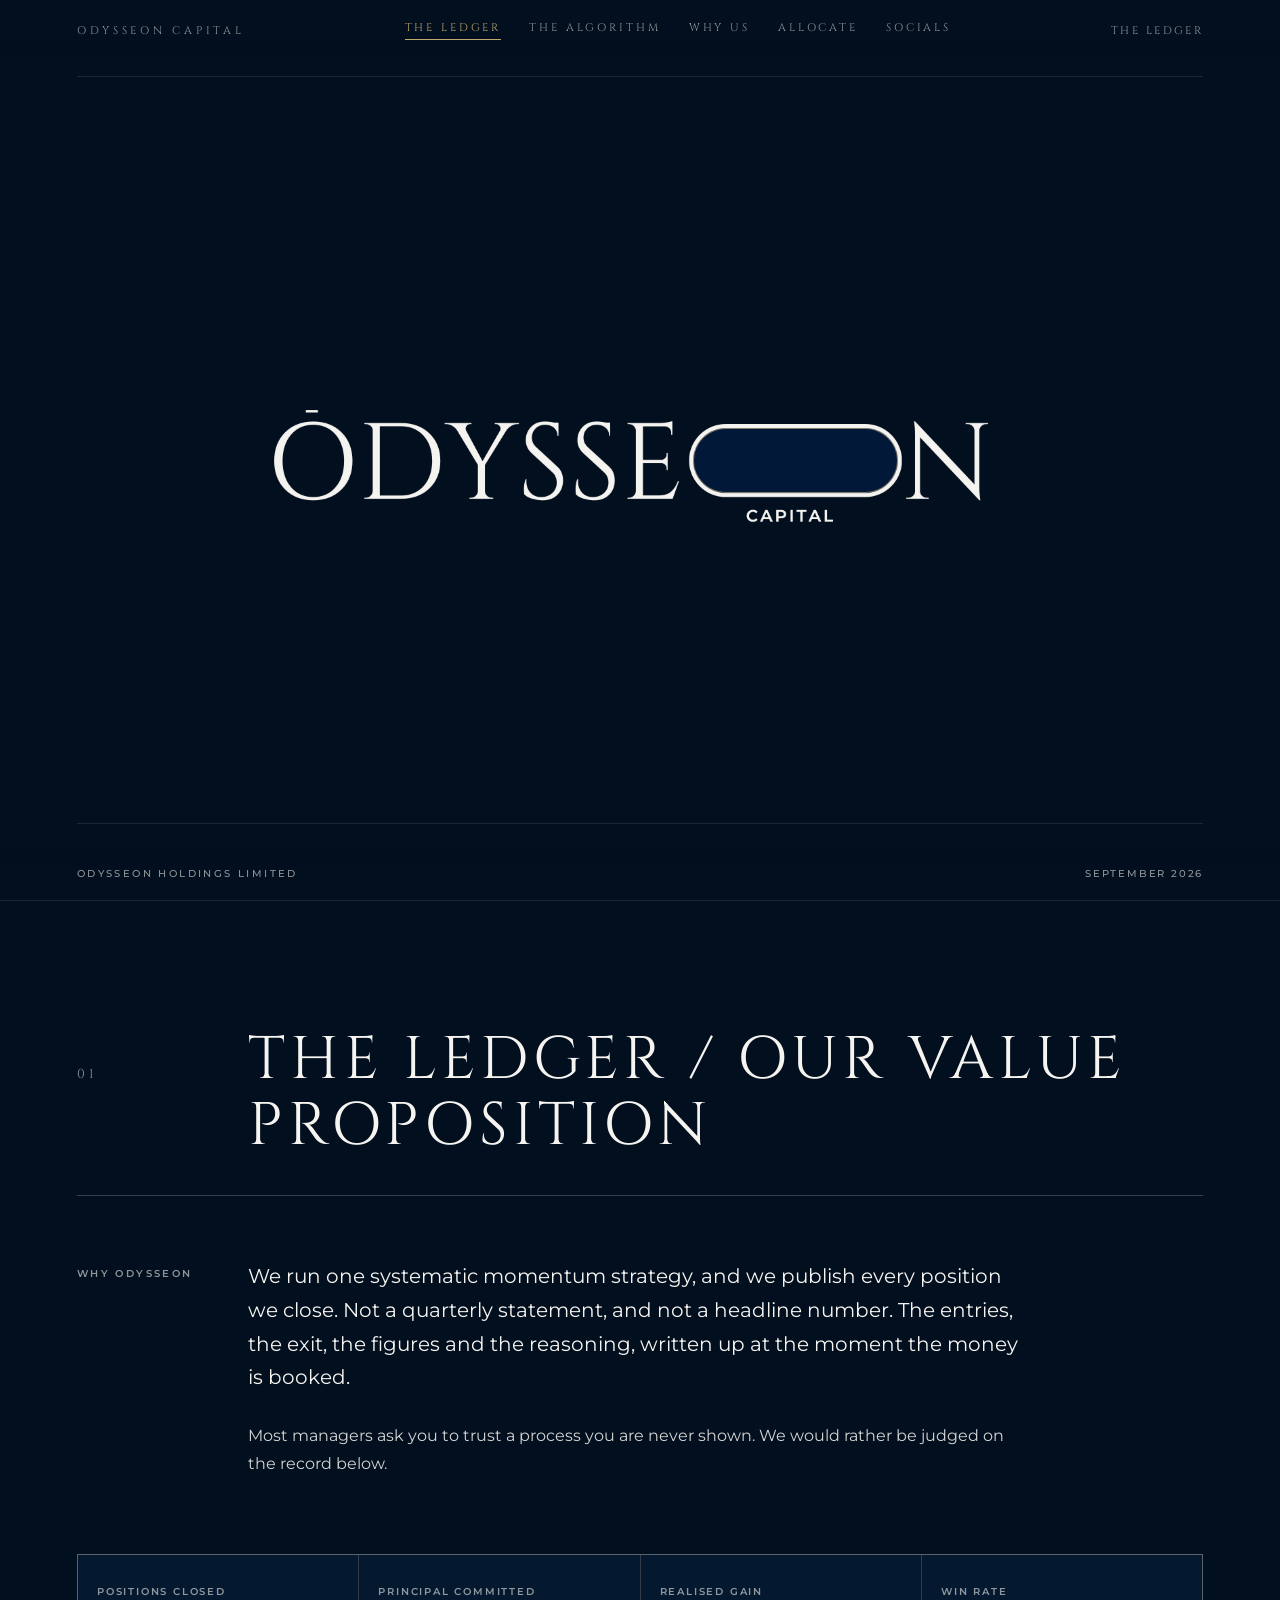
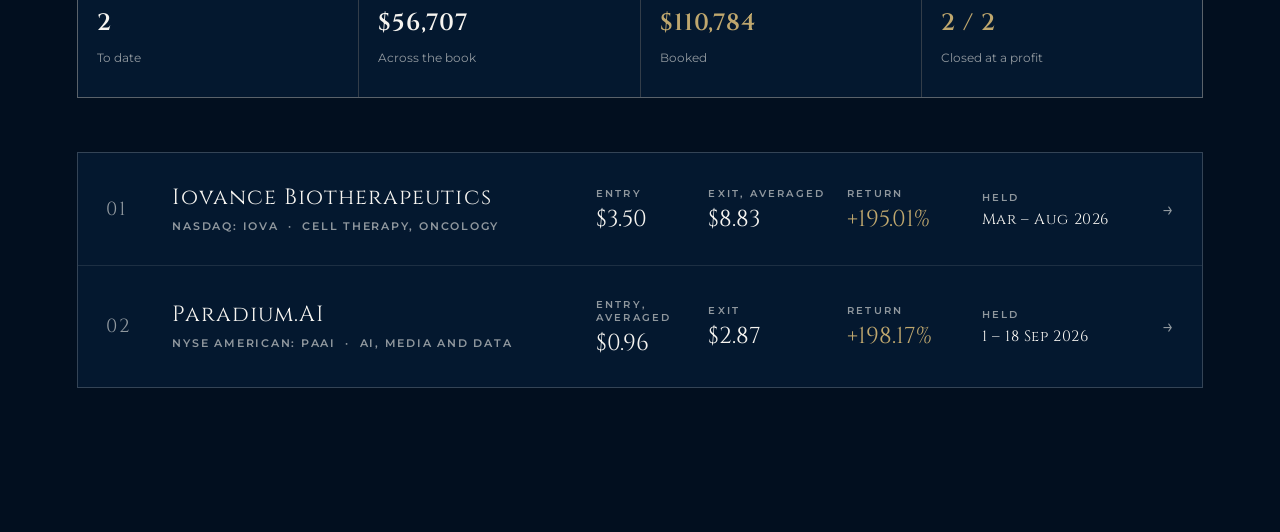
<file: index.html>
<!doctype html>
<html lang="en">
<head>
<meta charset="utf-8">
<meta name="viewport" content="width=device-width, initial-scale=1">
<meta name="color-scheme" content="dark">
<title>Odysseon Capital · The Ledger</title>
<link rel="preconnect" href="https://fonts.googleapis.com">
<link rel="preconnect" href="https://fonts.gstatic.com" crossorigin>
<link href="https://fonts.googleapis.com/css2?family=Cinzel:wght@400;500;600&family=Montserrat:wght@400;500;600&display=swap" rel="stylesheet">
<link rel="stylesheet" href="styles.css?v=1790006532">
<script>document.documentElement.className += " js";</script>
</head>
<body>

  <div class="sweep" aria-hidden="true"></div>

  <header class="topbar">
    <span class="topbar__mark">Odysseon Capital</span>
  <nav class="tabs">
          <a class="tabs__t is-here" href="index.html">The Ledger</a>
          <a class="tabs__t" href="algorithm.html">The Algorithm</a>
      <a class="tabs__t" href="why-us.html">Why Us</a>
      <a class="tabs__t" href="allocate.html">Allocate</a>
      <a class="tabs__t" href="socials.html">Socials</a>
        </nav>
    <span class="topbar__meta">The Ledger</span>
  </header>

  <div class="railbar" aria-hidden="true">
    <span>Odysseon Capital</span>
    <span>The Ledger</span>
  </div>

  <main class="hero">

    <div class="logo-wrap">
      <!-- b-roll sits behind the wordmark and shows through the pill's counter,
           which is the one fully enclosed opening in the mark -->
      <div class="logo-pill is-live" id="logo-pill" role="button" tabindex="0"
           aria-label="Open the positions">
        <div class="logo-pill__layer" data-layer="a">
          <video class="logo-pill__bg" muted playsinline loop preload="auto"></video>
          <video class="logo-pill__fg" muted playsinline loop preload="auto"></video>
        </div>
        <div class="logo-pill__layer" data-layer="b">
          <video class="logo-pill__bg" muted playsinline loop preload="auto"></video>
          <video class="logo-pill__fg" muted playsinline loop preload="auto"></video>
        </div>
      </div>
      <img class="logo" src="assets/odysseon-logo-light.png" alt="Odysseon Capital">

      <!-- dispensed by the pill above, and landing right under the wordmark -->
      <div class="eject" id="eject">
        <a class="eject__pill" href="iovance.html">The Iovance Trade</a>
        <a class="eject__pill" href="paradium.html">The Paradium Trade</a>
      </div>
    </div>

  </main>

  <article class="report" id="ledger">
    <section class="section">

      <header class="section__head reveal">
        <span class="section__num">01</span>
        <h2 class="section__title">The Ledger / Our Value Proposition</h2>
      </header>

      <div class="section__body">
        <div class="rail reveal">Why Odysseon</div>

        <div class="prose">
          <p class="lead reveal">
            We run one systematic momentum strategy, and we publish every position we close.
            Not a quarterly statement, and not a headline number. The entries, the exit, the
            figures and the reasoning, written up at the moment the money is booked.
          </p>

          <p class="reveal">
            Most managers ask you to trust a process you are never shown. We would rather be
            judged on the record below.
          </p>
        </div>
      </div>

      <div class="marks marks--4 reveal" style="max-width:1180px;margin-left:auto;margin-right:auto;">
        <div class="mark">
          <p class="mark__k">Positions closed</p>
          <p class="mark__v">2</p>
          <p class="mark__n">To date</p>
        </div>
        <div class="mark">
          <p class="mark__k">Principal committed</p>
          <p class="mark__v">$56,707</p>
          <p class="mark__n">Across the book</p>
        </div>
        <div class="mark mark--ours">
          <p class="mark__k">Realised gain</p>
          <p class="mark__v">$110,784</p>
          <p class="mark__n">Booked</p>
        </div>
        <div class="mark mark--ours">
          <p class="mark__k">Win rate</p>
          <p class="mark__v">2 / 2</p>
          <p class="mark__n">Closed at a profit</p>
        </div>
      </div>

      <div class="hof reveal">

        <a class="hof__row" href="iovance.html">
          <span class="hof__n">01</span>

          <span class="hof__name">
            <span class="hof__title">Iovance Biotherapeutics</span>
            <span class="hof__sub">Nasdaq: IOVA &nbsp;·&nbsp; Cell therapy, oncology</span>
          </span>

          <span class="hof__fig">
            <span class="hof__k">Entry</span>
            <span class="hof__v">$3.50</span>
          </span>

          <span class="hof__fig">
            <span class="hof__k">Exit, averaged</span>
            <span class="hof__v">$8.83</span>
          </span>

          <span class="hof__fig hof__fig--ours">
            <span class="hof__k">Return</span>
            <span class="hof__v">+195.01%</span>
          </span>

          <span class="hof__period">
            <span class="hof__k">Held</span>
            <span class="hof__v hof__v--sm">Mar &ndash; Aug 2026</span>
          </span>

          <span class="hof__go" aria-hidden="true">&#8594;</span>
        </a>

        <a class="hof__row" href="paradium.html">
          <span class="hof__n">02</span>

          <span class="hof__name">
            <span class="hof__title">Paradium.AI</span>
            <span class="hof__sub">NYSE American: PAAI &nbsp;&middot;&nbsp; AI, media and data</span>
          </span>

          <span class="hof__fig">
            <span class="hof__k">Entry, averaged</span>
            <span class="hof__v">$0.96</span>
          </span>

          <span class="hof__fig">
            <span class="hof__k">Exit</span>
            <span class="hof__v">$2.87</span>
          </span>

          <span class="hof__fig hof__fig--ours">
            <span class="hof__k">Return</span>
            <span class="hof__v">+198.17%</span>
          </span>

          <span class="hof__period">
            <span class="hof__k">Held</span>
            <span class="hof__v hof__v--sm">1 &ndash; 18 Sep 2026</span>
          </span>

          <span class="hof__go" aria-hidden="true">&#8594;</span>
        </a>

      </div>

    </section>
  </article>

  <footer class="footer">
    <span>Odysseon Holdings Limited</span>
    <span>September 2026</span>
  </footer>

  <script src="ledger.js?v=1790006532"></script>
  <script src="pill.js?v=1790006532"></script>
  <script src="app.js?v=1790006532"></script>
</body>
</html>
</file>
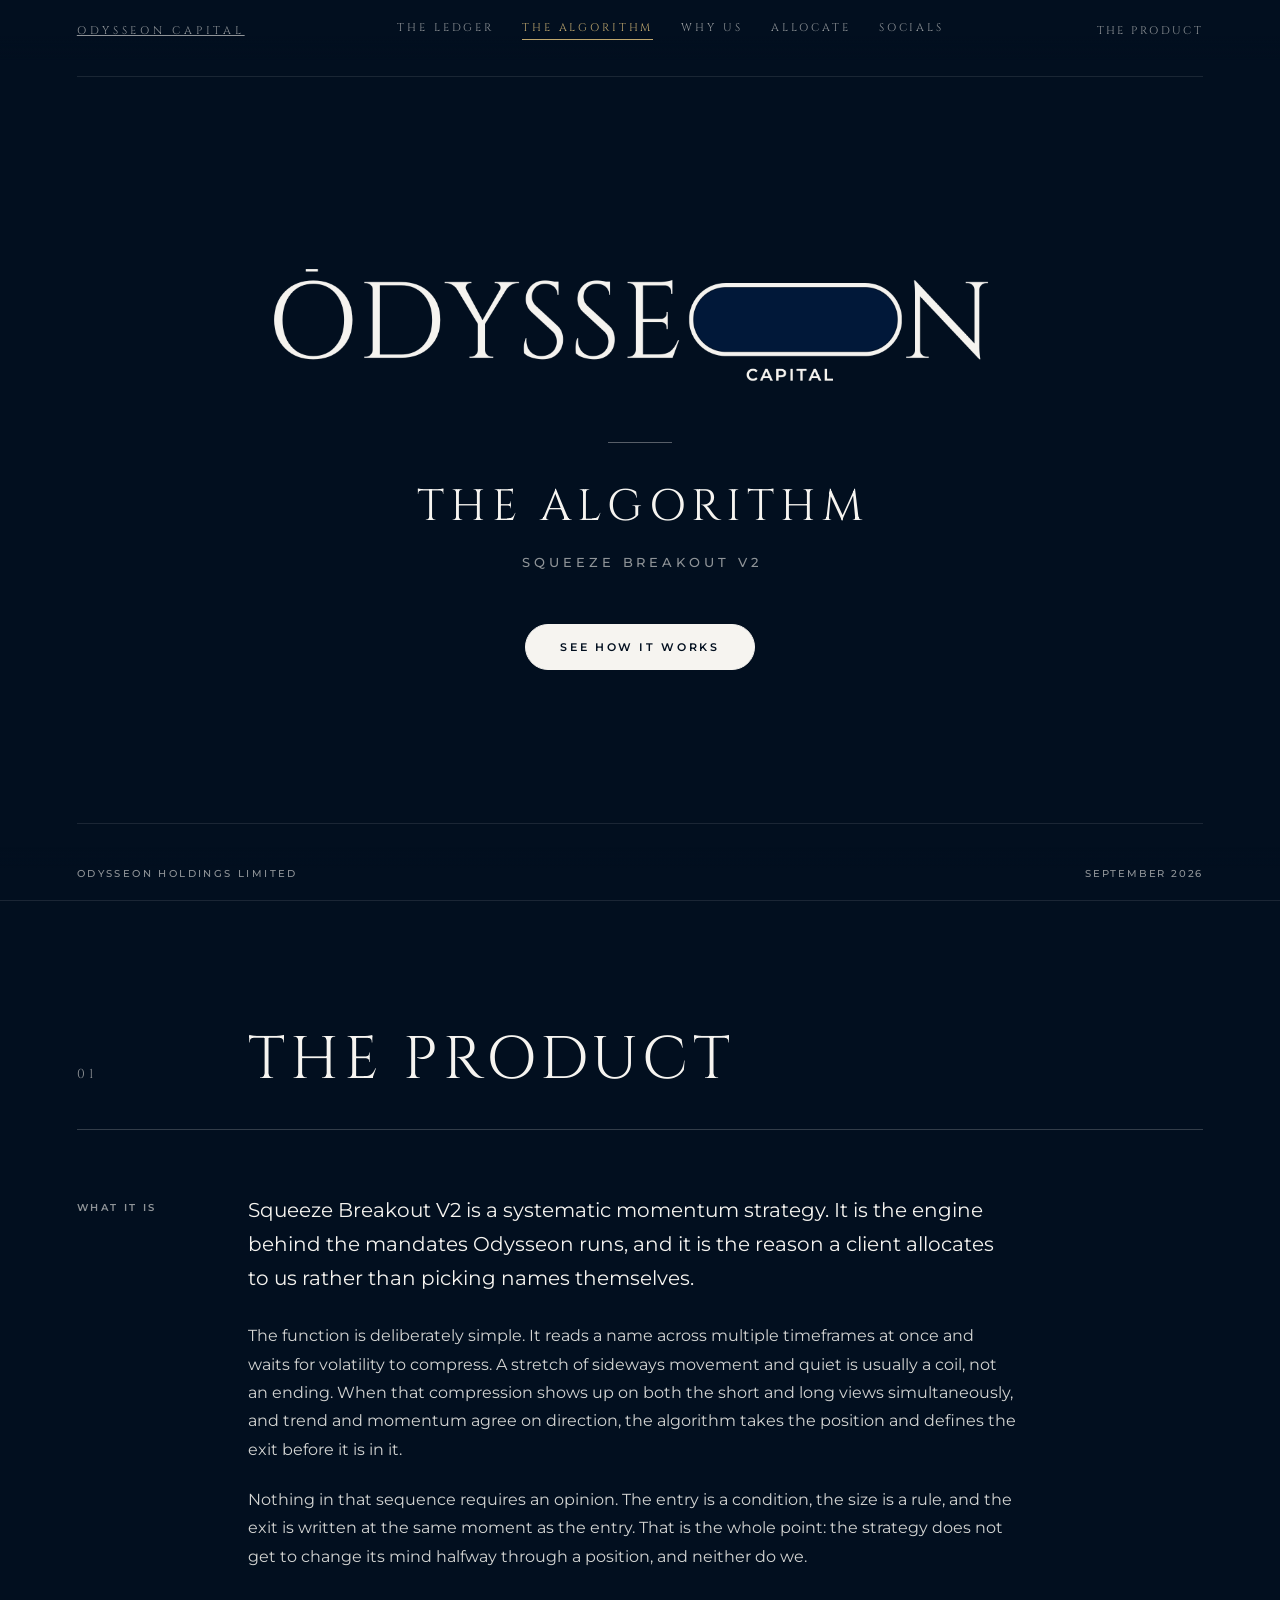
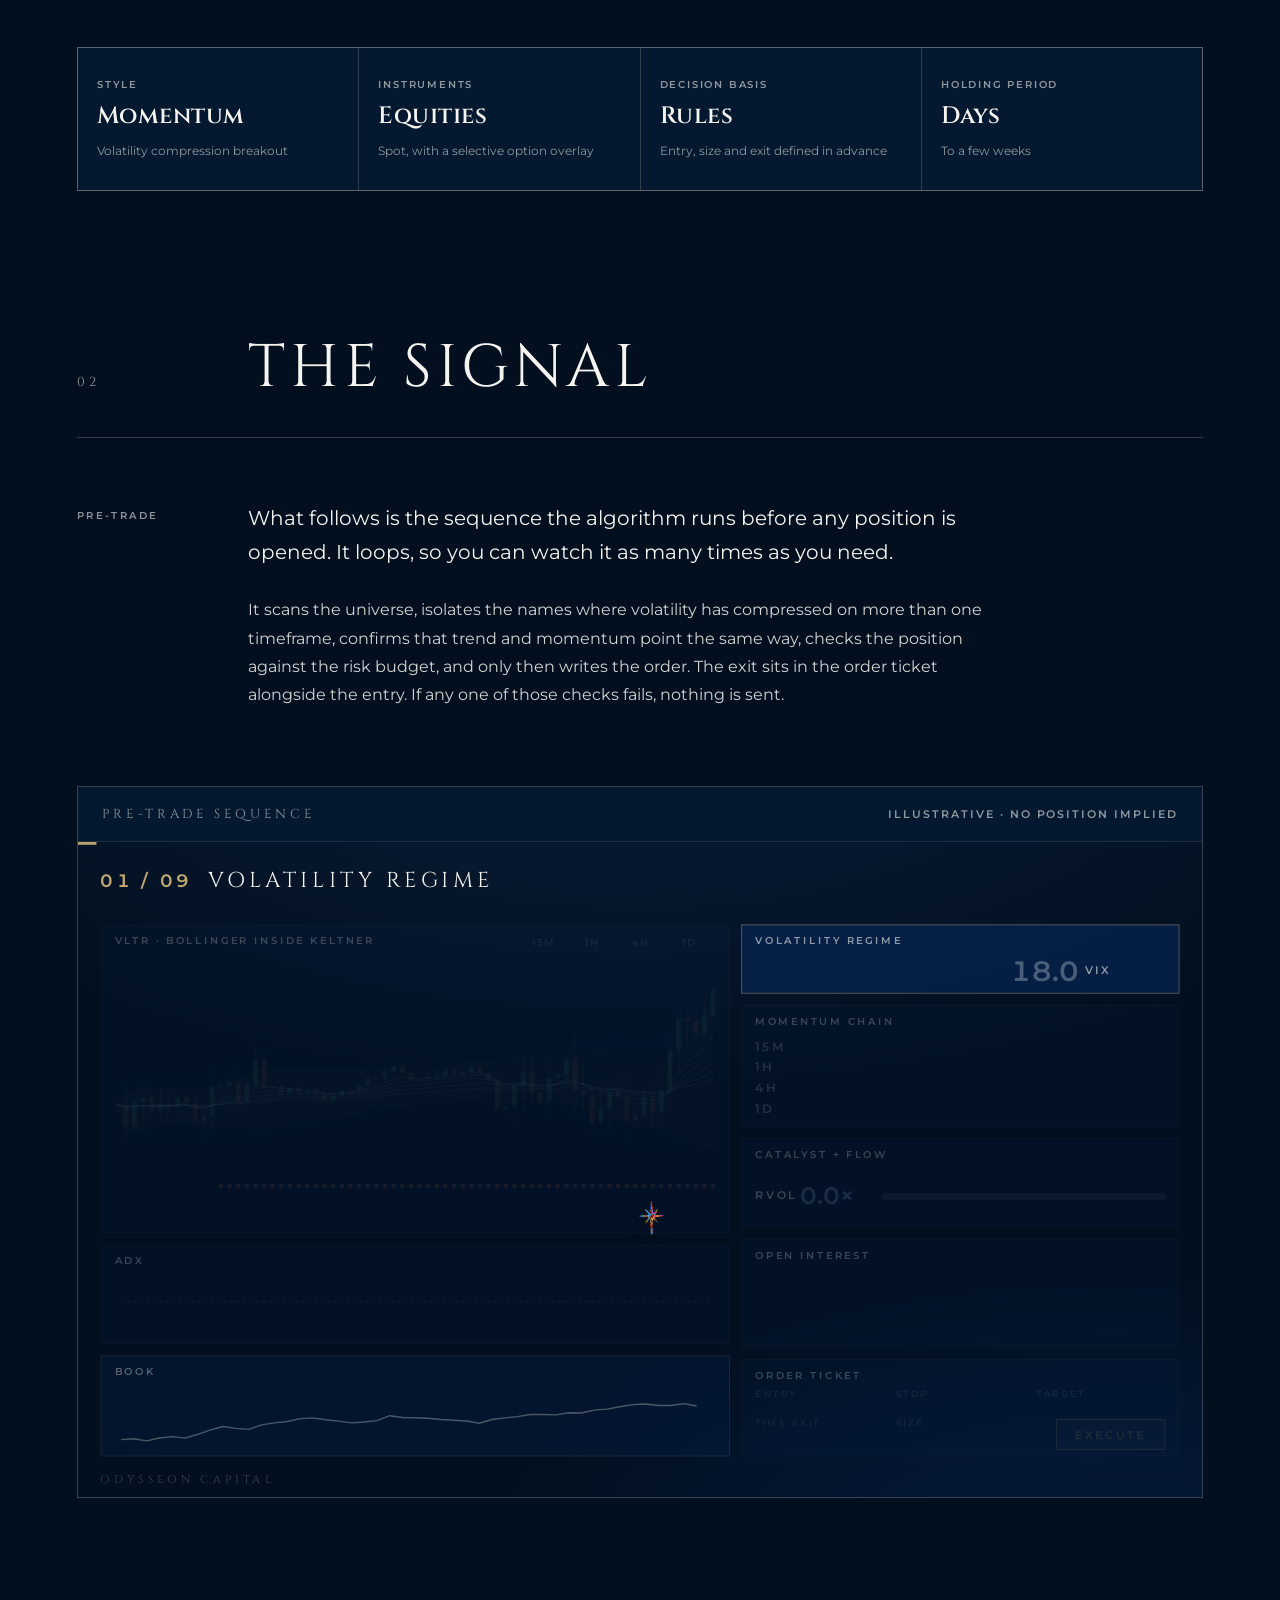
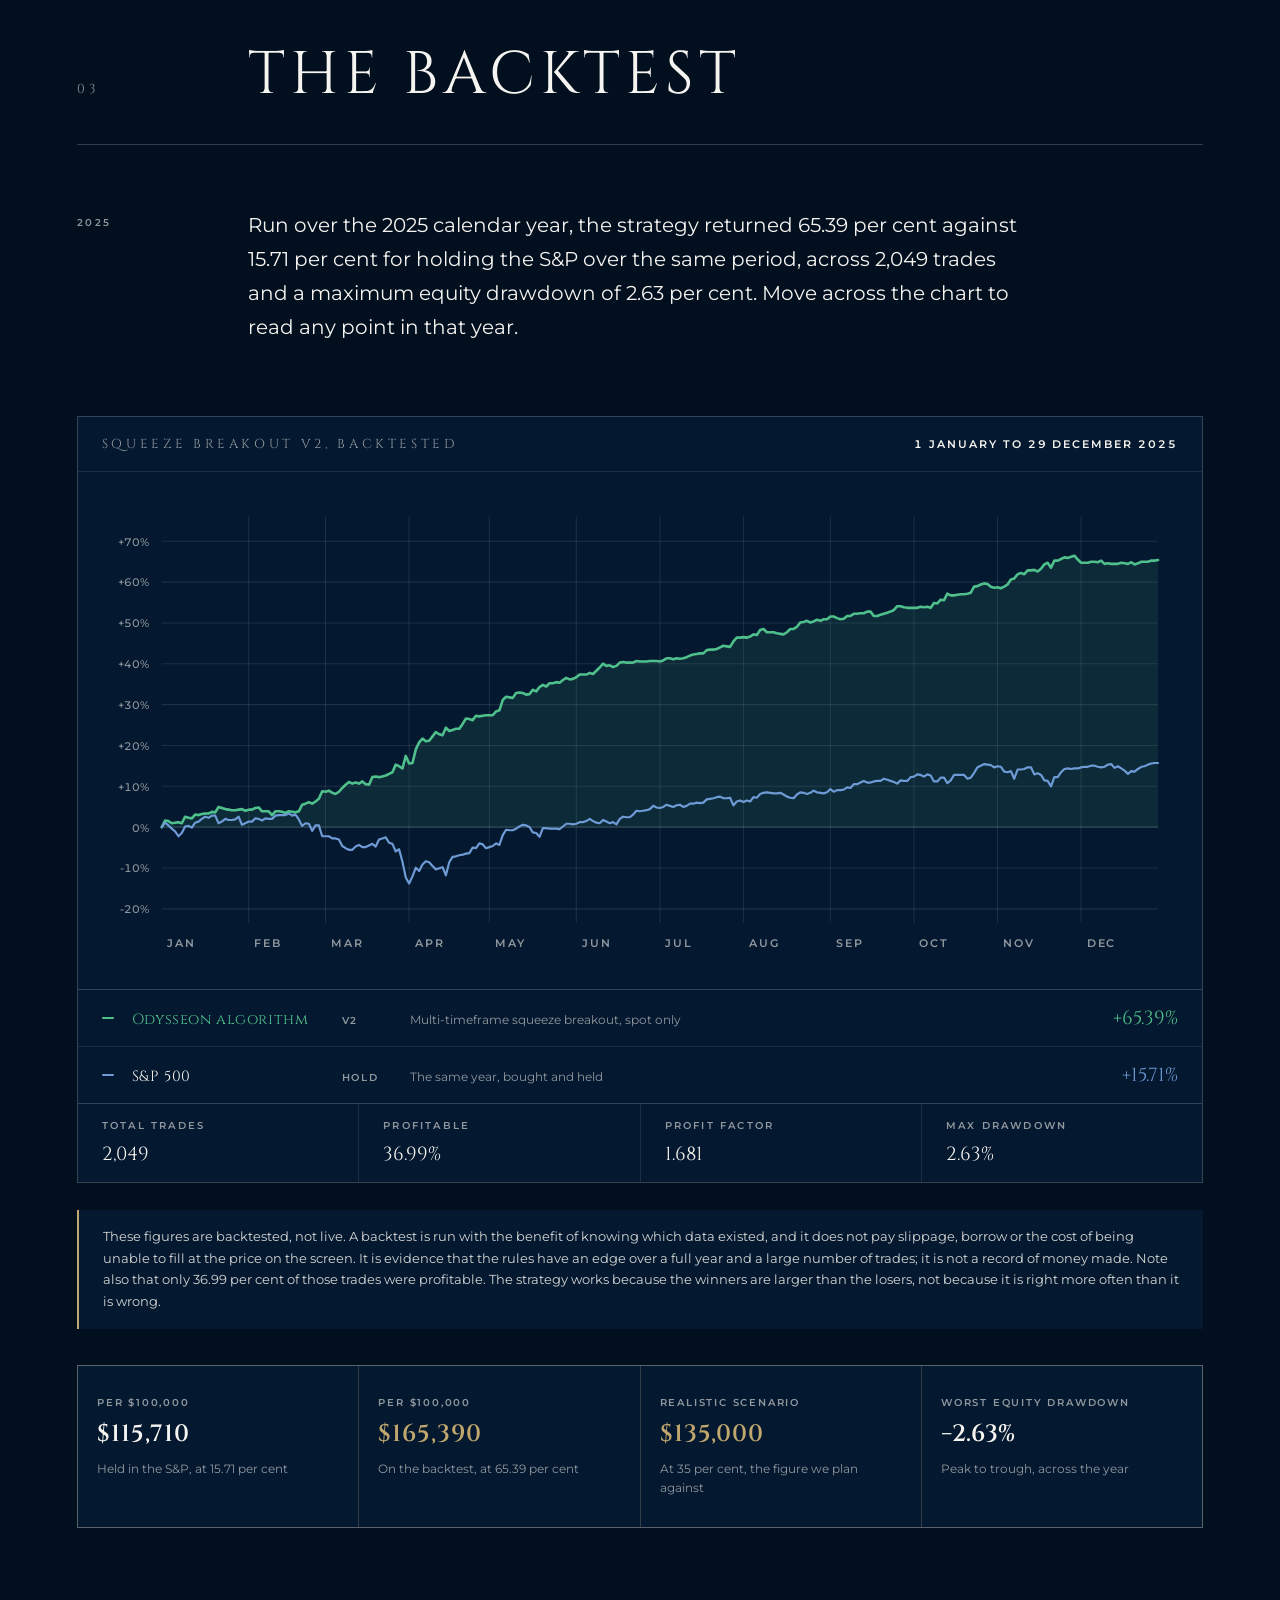
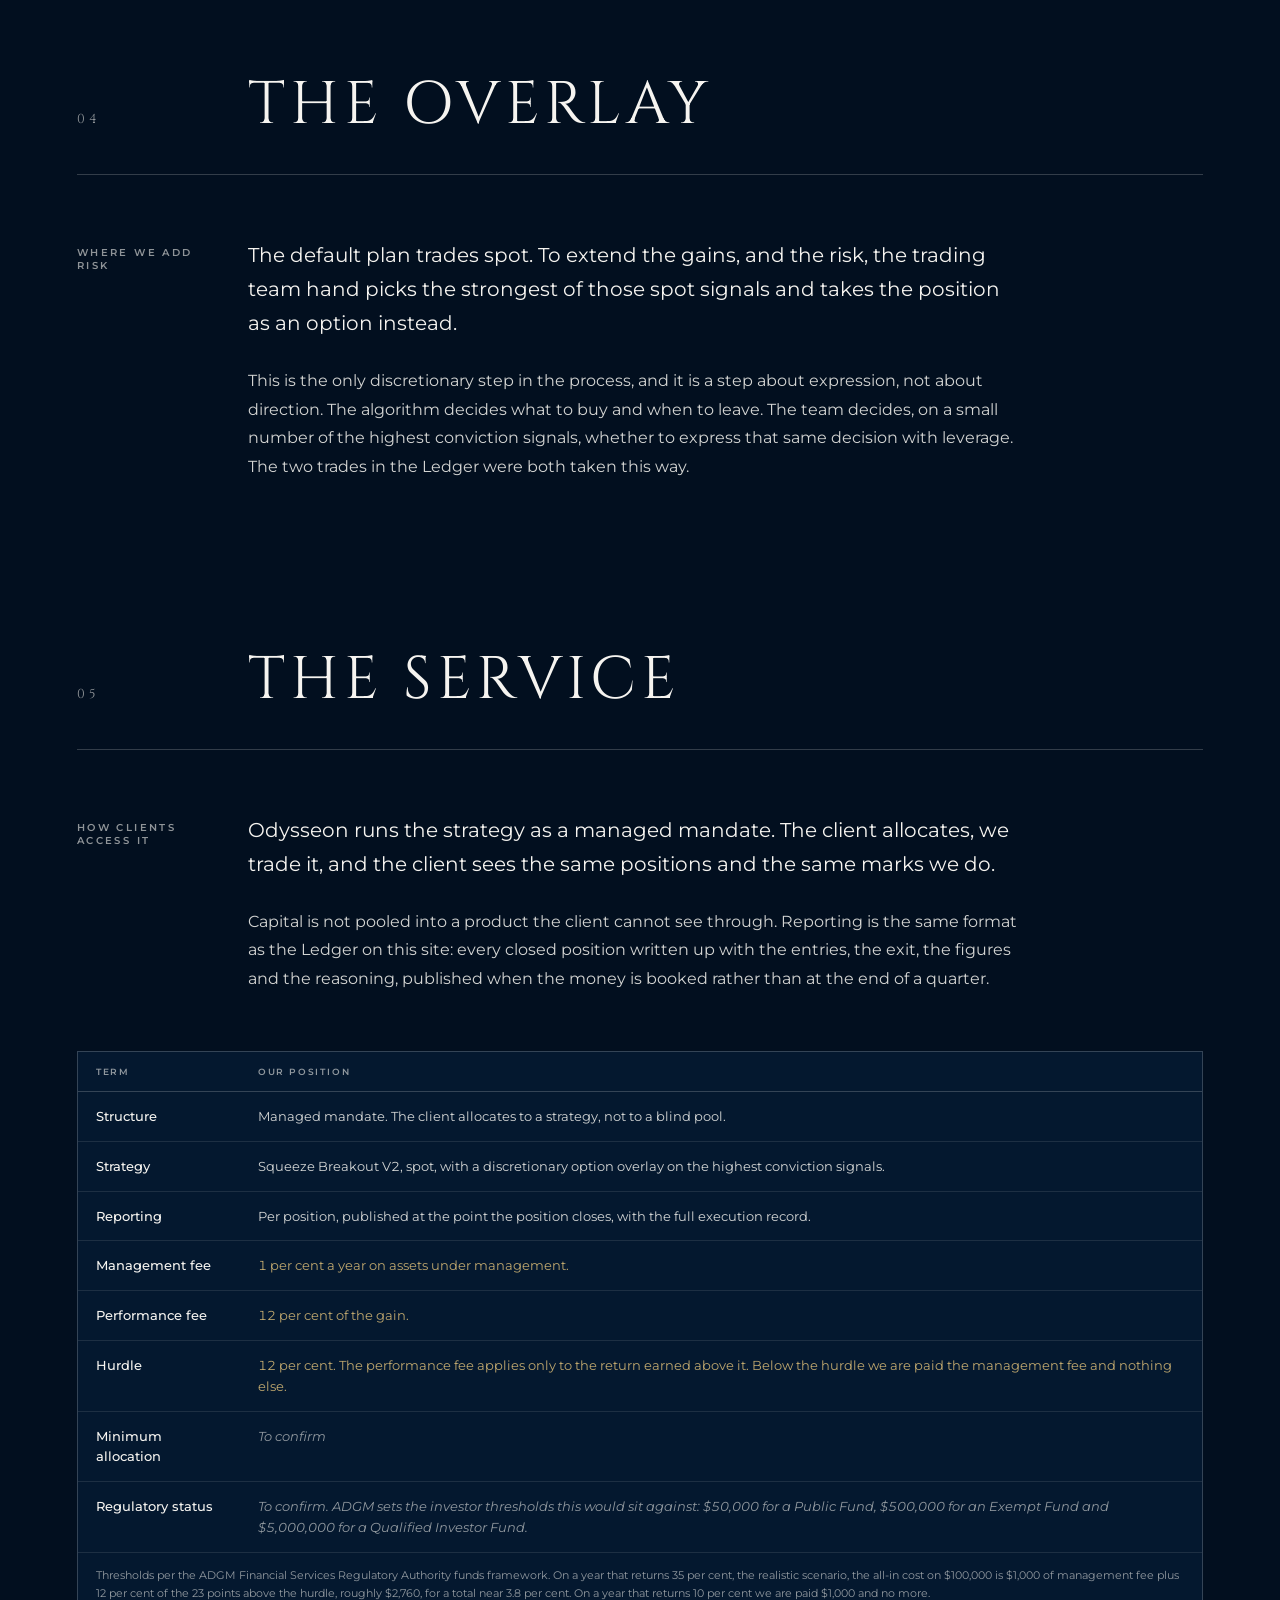
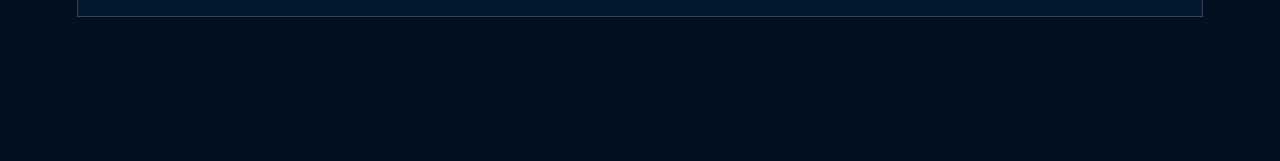
<file: algorithm.html>
<!doctype html>
<html lang="en">
<head>
<meta charset="utf-8">
<meta name="viewport" content="width=device-width, initial-scale=1">
<meta name="color-scheme" content="dark">
<title>Odysseon Capital · The Algorithm</title>
<link rel="preconnect" href="https://fonts.googleapis.com">
<link rel="preconnect" href="https://fonts.gstatic.com" crossorigin>
<link href="https://fonts.googleapis.com/css2?family=Cinzel:wght@400;500;600&family=Montserrat:wght@400;500;600&display=swap" rel="stylesheet">
<link rel="stylesheet" href="styles.css?v=1790020000">
<script>document.documentElement.className += " js";</script>
</head>
<body>

  <div class="sweep" aria-hidden="true"></div>

  <header class="topbar">
    <a class="topbar__mark" href="index.html">Odysseon Capital</a>
    <nav class="tabs">
      <a class="tabs__t" href="index.html">The Ledger</a>
      <a class="tabs__t is-here" href="algorithm.html">The Algorithm</a>
      <a class="tabs__t" href="why-us.html">Why Us</a>
      <a class="tabs__t" href="allocate.html">Allocate</a>
      <a class="tabs__t" href="socials.html">Socials</a>
    </nav>
    <span class="topbar__meta">The Product</span>
  </header>

  <div class="railbar">
    <a class="railbar__back" href="index.html">&#8592;&nbsp;&nbsp;The Ledger</a>
    <span>The Algorithm</span>
  </div>

  <main class="hero">

    <div class="logo-wrap">
      <div class="logo-pill" aria-hidden="true">
        <div class="logo-pill__layer" data-layer="a">
          <video class="logo-pill__bg" muted playsinline loop preload="auto"></video>
          <video class="logo-pill__fg" muted playsinline loop preload="auto"></video>
        </div>
        <div class="logo-pill__layer" data-layer="b">
          <video class="logo-pill__bg" muted playsinline loop preload="auto"></video>
          <video class="logo-pill__fg" muted playsinline loop preload="auto"></video>
        </div>
      </div>
      <img class="logo" src="assets/odysseon-logo-light.png" alt="Odysseon Capital">
    </div>

    <div class="title-block">
      <div class="rule"></div>
      <h1 class="company">The Algorithm</h1>
      <p class="subtitle">Squeeze Breakout V2</p>
    </div>

    <nav class="actions">
      <a class="btn btn--solid" href="#product" data-enter>See How It Works</a>
    </nav>

  </main>

  <article class="report" id="product">

    <!-- ============ 01 ============ -->
    <section class="section">

      <header class="section__head reveal">
        <span class="section__num">01</span>
        <h2 class="section__title">The Product</h2>
      </header>

      <div class="section__body">
        <div class="rail reveal">What It Is</div>

        <div class="prose">
          <p class="lead reveal">
            Squeeze Breakout V2 is a systematic momentum strategy. It is the engine behind the
            mandates Odysseon runs, and it is the reason a client allocates to us rather than
            picking names themselves.
          </p>

          <p class="reveal">
            The function is deliberately simple. It reads a name across multiple timeframes at
            once and waits for volatility to compress. A stretch of sideways movement and quiet is
            usually a coil, not an ending. When that compression shows up on both the short and
            long views simultaneously, and trend and momentum agree on direction, the algorithm
            takes the position and defines the exit before it is in it.
          </p>

          <p class="reveal">
            Nothing in that sequence requires an opinion. The entry is a condition, the size is a
            rule, and the exit is written at the same moment as the entry. That is the whole point:
            the strategy does not get to change its mind halfway through a position, and neither
            do we.
          </p>
        </div>
      </div>

      <div class="marks marks--4 reveal" style="max-width:1180px;margin-left:auto;margin-right:auto;">
        <div class="mark">
          <p class="mark__k">Style</p>
          <p class="mark__v mark__v--range">Momentum</p>
          <p class="mark__n">Volatility compression breakout</p>
        </div>
        <div class="mark">
          <p class="mark__k">Instruments</p>
          <p class="mark__v mark__v--range">Equities</p>
          <p class="mark__n">Spot, with a selective option overlay</p>
        </div>
        <div class="mark">
          <p class="mark__k">Decision basis</p>
          <p class="mark__v mark__v--range">Rules</p>
          <p class="mark__n">Entry, size and exit defined in advance</p>
        </div>
        <div class="mark">
          <p class="mark__k">Holding period</p>
          <p class="mark__v mark__v--range">Days</p>
          <p class="mark__n">To a few weeks</p>
        </div>
      </div>

    </section>

    <!-- ============ 02 ============ -->
    <section class="section" id="signal">

      <header class="section__head reveal">
        <span class="section__num">02</span>
        <h2 class="section__title">The Signal</h2>
      </header>

      <div class="section__body">
        <div class="rail reveal">Pre-Trade</div>

        <div class="prose">
          <p class="lead reveal">
            What follows is the sequence the algorithm runs before any position is opened. It
            loops, so you can watch it as many times as you need.
          </p>

          <p class="reveal">
            It scans the universe, isolates the names where volatility has compressed on more than
            one timeframe, confirms that trend and momentum point the same way, checks the position
            against the risk budget, and only then writes the order. The exit sits in the order
            ticket alongside the entry. If any one of those checks fails, nothing is sent.
          </p>
        </div>
      </div>

      <div class="seq reveal">
        <div class="seq__head">
          <span class="seq__title">Pre-trade sequence</span>
          <span class="seq__meta">Illustrative &middot; no position implied</span>
        </div>
        <div id="seq-stage"></div>
      </div>

    </section>

    <!-- ============ 03 ============ -->
    <section class="section" id="backtest">

      <header class="section__head reveal">
        <span class="section__num">03</span>
        <h2 class="section__title">The Backtest</h2>
      </header>

      <div class="section__body">
        <div class="rail reveal">2025</div>

        <div class="prose">
          <p class="lead reveal">
            Run over the 2025 calendar year, the strategy returned 65.39 per cent against 15.71 per
            cent for holding the S&amp;P over the same period, across 2,049 trades and a maximum
            equity drawdown of 2.63 per cent. Move across the chart to read any point in that year.
          </p>
        </div>
      </div>

      <div class="bench reveal">
        <div class="bench__head bench__head--plain">
          <span class="bench__title">Squeeze Breakout V2, backtested</span>
          <span class="bench__date" data-a="date">1 January to 29 December 2025</span>
        </div>

        <div class="bench__chart">
          <svg id="algo-svg" role="img"
               aria-label="Backtested equity curve for the Odysseon algorithm against the S&amp;P 500, 2025"></svg>
        </div>

        <div class="bench__legend" id="algo-legend"></div>

        <div class="bench__stats">
          <div class="bstat"><p class="bstat__k">Total trades</p><p class="bstat__v">2,049</p></div>
          <div class="bstat"><p class="bstat__k">Profitable</p><p class="bstat__v">36.99%</p></div>
          <div class="bstat"><p class="bstat__k">Profit factor</p><p class="bstat__v">1.681</p></div>
          <div class="bstat"><p class="bstat__k">Max drawdown</p><p class="bstat__v">2.63%</p></div>
        </div>
      </div>

      <p class="caveat reveal">
        These figures are backtested, not live. A backtest is run with the benefit of knowing which
        data existed, and it does not pay slippage, borrow or the cost of being unable to fill at
        the price on the screen. It is evidence that the rules have an edge over a full year and a
        large number of trades; it is not a record of money made. Note also that only 36.99 per
        cent of those trades were profitable. The strategy works because the winners are larger
        than the losers, not because it is right more often than it is wrong.
      </p>

      <div class="marks marks--4 reveal" style="max-width:1180px;margin-left:auto;margin-right:auto;margin-top:clamp(26px,4vh,40px);">
        <div class="mark">
          <p class="mark__k">Per $100,000</p>
          <p class="mark__v">$115,710</p>
          <p class="mark__n">Held in the S&amp;P, at 15.71 per cent</p>
        </div>
        <div class="mark mark--ours">
          <p class="mark__k">Per $100,000</p>
          <p class="mark__v">$165,390</p>
          <p class="mark__n">On the backtest, at 65.39 per cent</p>
        </div>
        <div class="mark mark--ours">
          <p class="mark__k">Realistic scenario</p>
          <p class="mark__v">$135,000</p>
          <p class="mark__n">At 35 per cent, the figure we plan against</p>
        </div>
        <div class="mark">
          <p class="mark__k">Worst equity drawdown</p>
          <p class="mark__v mark__v--range">&minus;2.63%</p>
          <p class="mark__n">Peak to trough, across the year</p>
        </div>
      </div>

    </section>

    <!-- ============ 04 ============ -->
    <section class="section" id="overlay">

      <header class="section__head reveal">
        <span class="section__num">04</span>
        <h2 class="section__title">The Overlay</h2>
      </header>

      <div class="section__body">
        <div class="rail reveal">Where We Add Risk</div>

        <div class="prose">
          <p class="lead reveal">
            The default plan trades spot. To extend the gains, and the risk, the trading team hand
            picks the strongest of those spot signals and takes the position as an option instead.
          </p>

          <p class="reveal">
            This is the only discretionary step in the process, and it is a step about expression,
            not about direction. The algorithm decides what to buy and when to leave. The team
            decides, on a small number of the highest conviction signals, whether to express that
            same decision with leverage. The two trades in the Ledger were both taken this way.
          </p>
        </div>
      </div>

    </section>

    <!-- ============ 05 ============ -->
    <section class="section" id="service">

      <header class="section__head reveal">
        <span class="section__num">05</span>
        <h2 class="section__title">The Service</h2>
      </header>

      <div class="section__body">
        <div class="rail reveal">How Clients Access It</div>

        <div class="prose">
          <p class="lead reveal">
            Odysseon runs the strategy as a managed mandate. The client allocates, we trade it, and
            the client sees the same positions and the same marks we do.
          </p>

          <p class="reveal">
            Capital is not pooled into a product the client cannot see through. Reporting is the
            same format as the Ledger on this site: every closed position written up with the
            entries, the exit, the figures and the reasoning, published when the money is booked
            rather than at the end of a quarter.
          </p>
        </div>
      </div>

      <div class="tbl reveal">
        <table>
          <thead>
            <tr><th>Term</th><th>Our position</th></tr>
          </thead>
          <tbody>
            <tr><td>Structure</td><td>Managed mandate. The client allocates to a strategy, not to a blind pool.</td></tr>
            <tr><td>Strategy</td><td>Squeeze Breakout V2, spot, with a discretionary option overlay on the highest conviction signals.</td></tr>
            <tr><td>Reporting</td><td>Per position, published at the point the position closes, with the full execution record.</td></tr>
            <tr><td>Management fee</td><td class="is-ours">1 per cent a year on assets under management.</td></tr>
            <tr><td>Performance fee</td><td class="is-ours">12 per cent of the gain.</td></tr>
            <tr><td>Hurdle</td><td class="is-ours">12 per cent. The performance fee applies only to the return earned above it. Below the hurdle we are paid the management fee and nothing else.</td></tr>
            <tr><td>Minimum allocation</td><td class="is-tbc">To confirm</td></tr>
            <tr><td>Regulatory status</td><td class="is-tbc">To confirm. ADGM sets the investor thresholds this would sit against: $50,000 for a Public Fund, $500,000 for an Exempt Fund and $5,000,000 for a Qualified Investor Fund.</td></tr>
          </tbody>
        </table>
        <p class="tbl__note">
          Thresholds per the ADGM Financial Services Regulatory Authority funds framework. On a
          year that returns 35 per cent, the realistic scenario, the all-in cost on $100,000 is
          $1,000 of management fee plus 12 per cent of the 23 points above the hurdle, roughly
          $2,760, for a total near 3.8 per cent. On a year that returns 10 per cent we are paid
          $1,000 and no more.
        </p>
      </div>

    </section>

  </article>

  <footer class="footer">
    <span>Odysseon Holdings Limited</span>
    <span>September 2026</span>
  </footer>

  <script src="timeline.config.js?v=1790020000"></script>
  <script src="content.config.js?v=1790020000"></script>
  <script src="sequence.js?v=1790020000"></script>
  <script src="algo.js?v=1790020000"></script>
  <script src="algo-chart.js?v=1790020000"></script>
  <script src="pill.js?v=1790020000"></script>
  <script src="app.js?v=1790020000"></script>
</body>
</html>
</file>
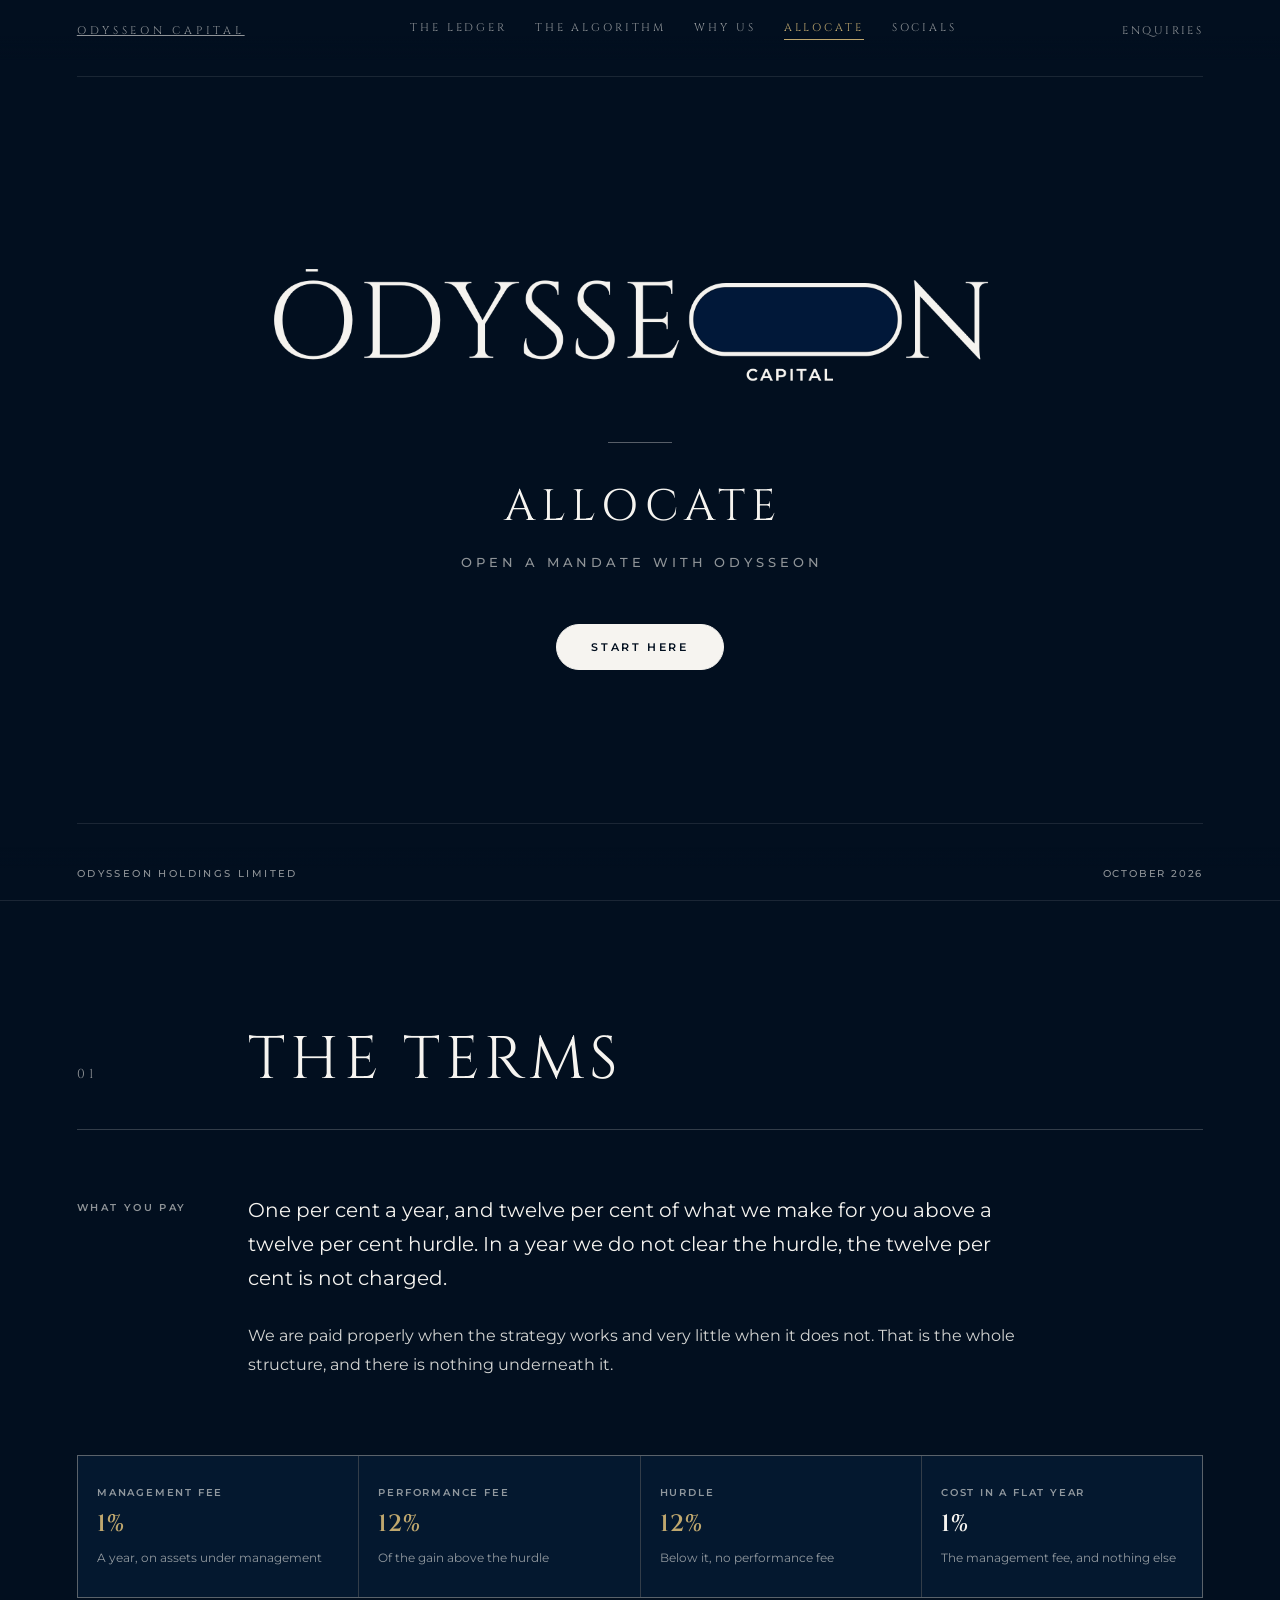
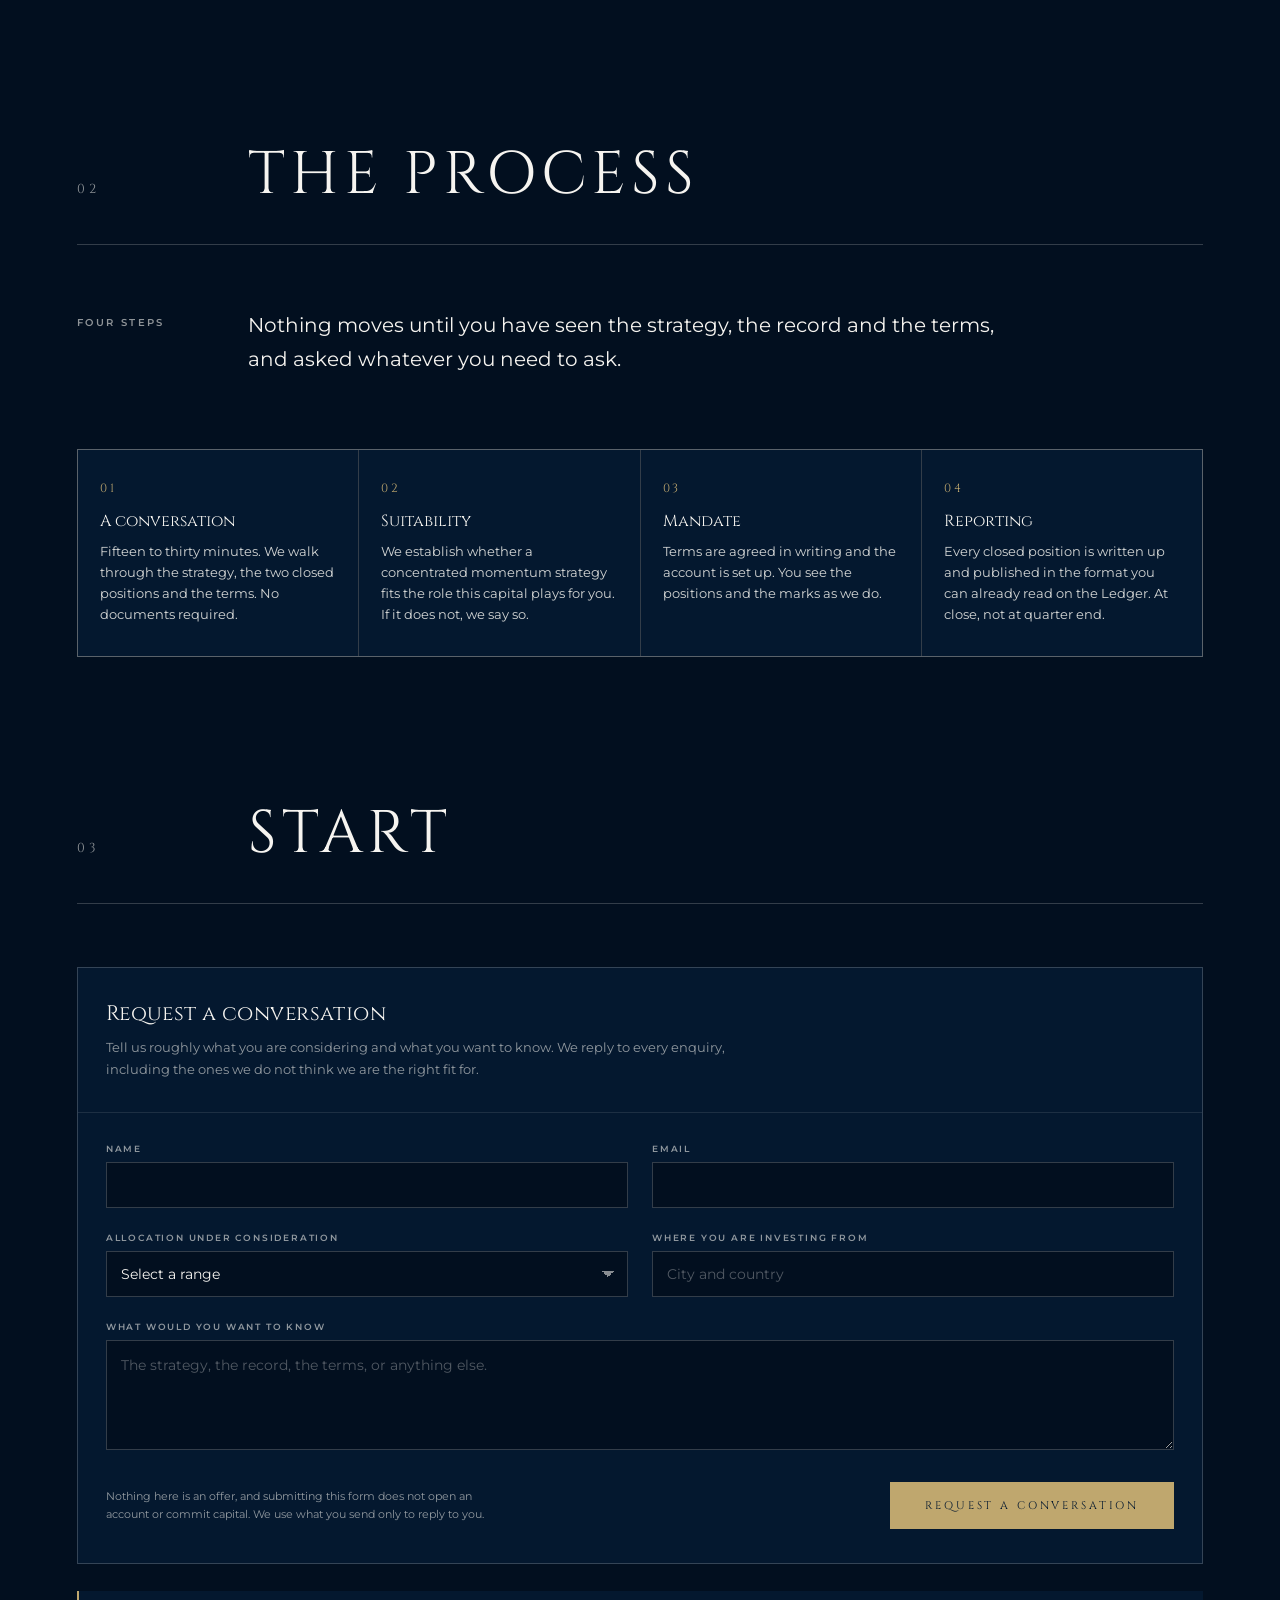
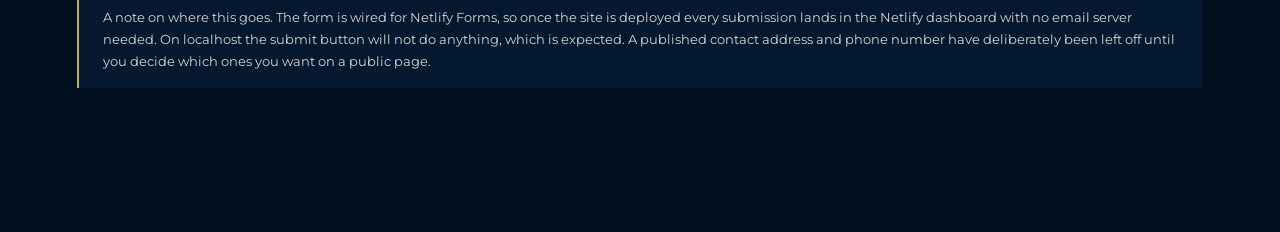
<file: allocate.html>
<!doctype html>
<html lang="en">
<head>
<meta charset="utf-8">
<meta name="viewport" content="width=device-width, initial-scale=1">
<meta name="color-scheme" content="dark">
<title>Odysseon Capital · Allocate</title>
<link rel="preconnect" href="https://fonts.googleapis.com">
<link rel="preconnect" href="https://fonts.gstatic.com" crossorigin>
<link href="https://fonts.googleapis.com/css2?family=Cinzel:wght@400;500;600&family=Montserrat:wght@400;500;600&display=swap" rel="stylesheet">
<link rel="stylesheet" href="styles.css?v=1790030000">
<script>document.documentElement.className += " js";</script>
</head>
<body>

  <div class="sweep" aria-hidden="true"></div>

  <header class="topbar">
    <a class="topbar__mark" href="index.html">Odysseon Capital</a>
    <nav class="tabs">
      <a class="tabs__t" href="index.html">The Ledger</a>
      <a class="tabs__t" href="algorithm.html">The Algorithm</a>
      <a class="tabs__t" href="why-us.html">Why Us</a>
      <a class="tabs__t is-here" href="allocate.html">Allocate</a>
      <a class="tabs__t" href="socials.html">Socials</a>
    </nav>
    <span class="topbar__meta">Enquiries</span>
  </header>

  <div class="railbar">
    <a class="railbar__back" href="index.html">&#8592;&nbsp;&nbsp;The Ledger</a>
    <span>Allocate</span>
  </div>

  <main class="hero">

    <div class="logo-wrap">
      <div class="logo-pill" aria-hidden="true">
        <div class="logo-pill__layer" data-layer="a">
          <video class="logo-pill__bg" muted playsinline loop preload="auto"></video>
          <video class="logo-pill__fg" muted playsinline loop preload="auto"></video>
        </div>
        <div class="logo-pill__layer" data-layer="b">
          <video class="logo-pill__bg" muted playsinline loop preload="auto"></video>
          <video class="logo-pill__fg" muted playsinline loop preload="auto"></video>
        </div>
      </div>
      <img class="logo" src="assets/odysseon-logo-light.png" alt="Odysseon Capital">
    </div>

    <div class="title-block">
      <div class="rule"></div>
      <h1 class="company">Allocate</h1>
      <p class="subtitle">Open a Mandate With Odysseon</p>
    </div>

    <nav class="actions">
      <a class="btn btn--solid" href="#terms" data-enter>Start Here</a>
    </nav>

  </main>

  <article class="report" id="terms">

    <!-- ============ 01 ============ -->
    <section class="section">

      <header class="section__head reveal">
        <span class="section__num">01</span>
        <h2 class="section__title">The Terms</h2>
      </header>

      <div class="section__body">
        <div class="rail reveal">What You Pay</div>

        <div class="prose">
          <p class="lead reveal">
            One per cent a year, and twelve per cent of what we make for you above a twelve per
            cent hurdle. In a year we do not clear the hurdle, the twelve per cent is not charged.
          </p>

          <p class="reveal">
            We are paid properly when the strategy works and very little when it does not. That is
            the whole structure, and there is nothing underneath it.
          </p>
        </div>
      </div>

      <div class="marks marks--4 reveal" style="max-width:1180px;margin-left:auto;margin-right:auto;">
        <div class="mark mark--ours">
          <p class="mark__k">Management fee</p>
          <p class="mark__v">1%</p>
          <p class="mark__n">A year, on assets under management</p>
        </div>
        <div class="mark mark--ours">
          <p class="mark__k">Performance fee</p>
          <p class="mark__v">12%</p>
          <p class="mark__n">Of the gain above the hurdle</p>
        </div>
        <div class="mark mark--ours">
          <p class="mark__k">Hurdle</p>
          <p class="mark__v">12%</p>
          <p class="mark__n">Below it, no performance fee</p>
        </div>
        <div class="mark">
          <p class="mark__k">Cost in a flat year</p>
          <p class="mark__v">1%</p>
          <p class="mark__n">The management fee, and nothing else</p>
        </div>
      </div>

    </section>

    <!-- ============ 02 ============ -->
    <section class="section" id="process">

      <header class="section__head reveal">
        <span class="section__num">02</span>
        <h2 class="section__title">The Process</h2>
      </header>

      <div class="section__body">
        <div class="rail reveal">Four Steps</div>

        <div class="prose">
          <p class="lead reveal">
            Nothing moves until you have seen the strategy, the record and the terms, and asked
            whatever you need to ask.
          </p>
        </div>
      </div>

      <div class="steps reveal">
        <div class="step">
          <span class="step__n">01</span>
          <p class="step__t">A conversation</p>
          <p class="step__b">Fifteen to thirty minutes. We walk through the strategy, the two closed positions and the terms. No documents required.</p>
        </div>
        <div class="step">
          <span class="step__n">02</span>
          <p class="step__t">Suitability</p>
          <p class="step__b">We establish whether a concentrated momentum strategy fits the role this capital plays for you. If it does not, we say so.</p>
        </div>
        <div class="step">
          <span class="step__n">03</span>
          <p class="step__t">Mandate</p>
          <p class="step__b">Terms are agreed in writing and the account is set up. You see the positions and the marks as we do.</p>
        </div>
        <div class="step">
          <span class="step__n">04</span>
          <p class="step__t">Reporting</p>
          <p class="step__b">Every closed position is written up and published in the format you can already read on the Ledger. At close, not at quarter end.</p>
        </div>
      </div>

    </section>

    <!-- ============ 03 ============ -->
    <section class="section" id="contact">

      <header class="section__head reveal">
        <span class="section__num">03</span>
        <h2 class="section__title">Start</h2>
      </header>

      <div class="cta reveal">
        <div class="cta__head">
          <p class="cta__title">Request a conversation</p>
          <p class="cta__sub">
            Tell us roughly what you are considering and what you want to know. We reply to every
            enquiry, including the ones we do not think we are the right fit for.
          </p>
        </div>

        <form class="form" name="allocate" method="POST" data-netlify="true" netlify-honeypot="company-website">
          <input type="hidden" name="form-name" value="allocate">
          <p hidden><label>Leave this empty: <input name="company-website"></label></p>

          <div class="form__grid">

            <div class="field">
              <label class="field__l" for="f-name">Name</label>
              <input id="f-name" name="name" type="text" autocomplete="name" required>
            </div>

            <div class="field">
              <label class="field__l" for="f-email">Email</label>
              <input id="f-email" name="email" type="email" autocomplete="email" required>
            </div>

            <div class="field">
              <label class="field__l" for="f-size">Allocation under consideration</label>
              <select id="f-size" name="allocation">
                <option value="">Select a range</option>
                <option>Under $100,000</option>
                <option>$100,000 to $500,000</option>
                <option>$500,000 to $1,000,000</option>
                <option>$1,000,000 to $5,000,000</option>
                <option>Over $5,000,000</option>
                <option>Not decided yet</option>
              </select>
            </div>

            <div class="field">
              <label class="field__l" for="f-where">Where you are investing from</label>
              <input id="f-where" name="jurisdiction" type="text" placeholder="City and country">
            </div>

            <div class="field field--wide">
              <label class="field__l" for="f-msg">What would you want to know</label>
              <textarea id="f-msg" name="message" placeholder="The strategy, the record, the terms, or anything else."></textarea>
            </div>

          </div>

          <div class="form__foot">
            <p class="form__note">
              Nothing here is an offer, and submitting this form does not open an account or commit
              capital. We use what you send only to reply to you.
            </p>
            <button class="form__btn" type="submit">Request a conversation</button>
          </div>
        </form>
      </div>

      <p class="caveat reveal">
        A note on where this goes. The form is wired for Netlify Forms, so once the site is
        deployed every submission lands in the Netlify dashboard with no email server needed. On
        localhost the submit button will not do anything, which is expected. A published contact
        address and phone number have deliberately been left off until you decide which ones you
        want on a public page.
      </p>

    </section>

  </article>

  <footer class="footer">
    <span>Odysseon Holdings Limited</span>
    <span>October 2026</span>
  </footer>

  <script src="pill.js?v=1790030000"></script>
  <script src="app.js?v=1790030000"></script>
</body>
</html>
</file>
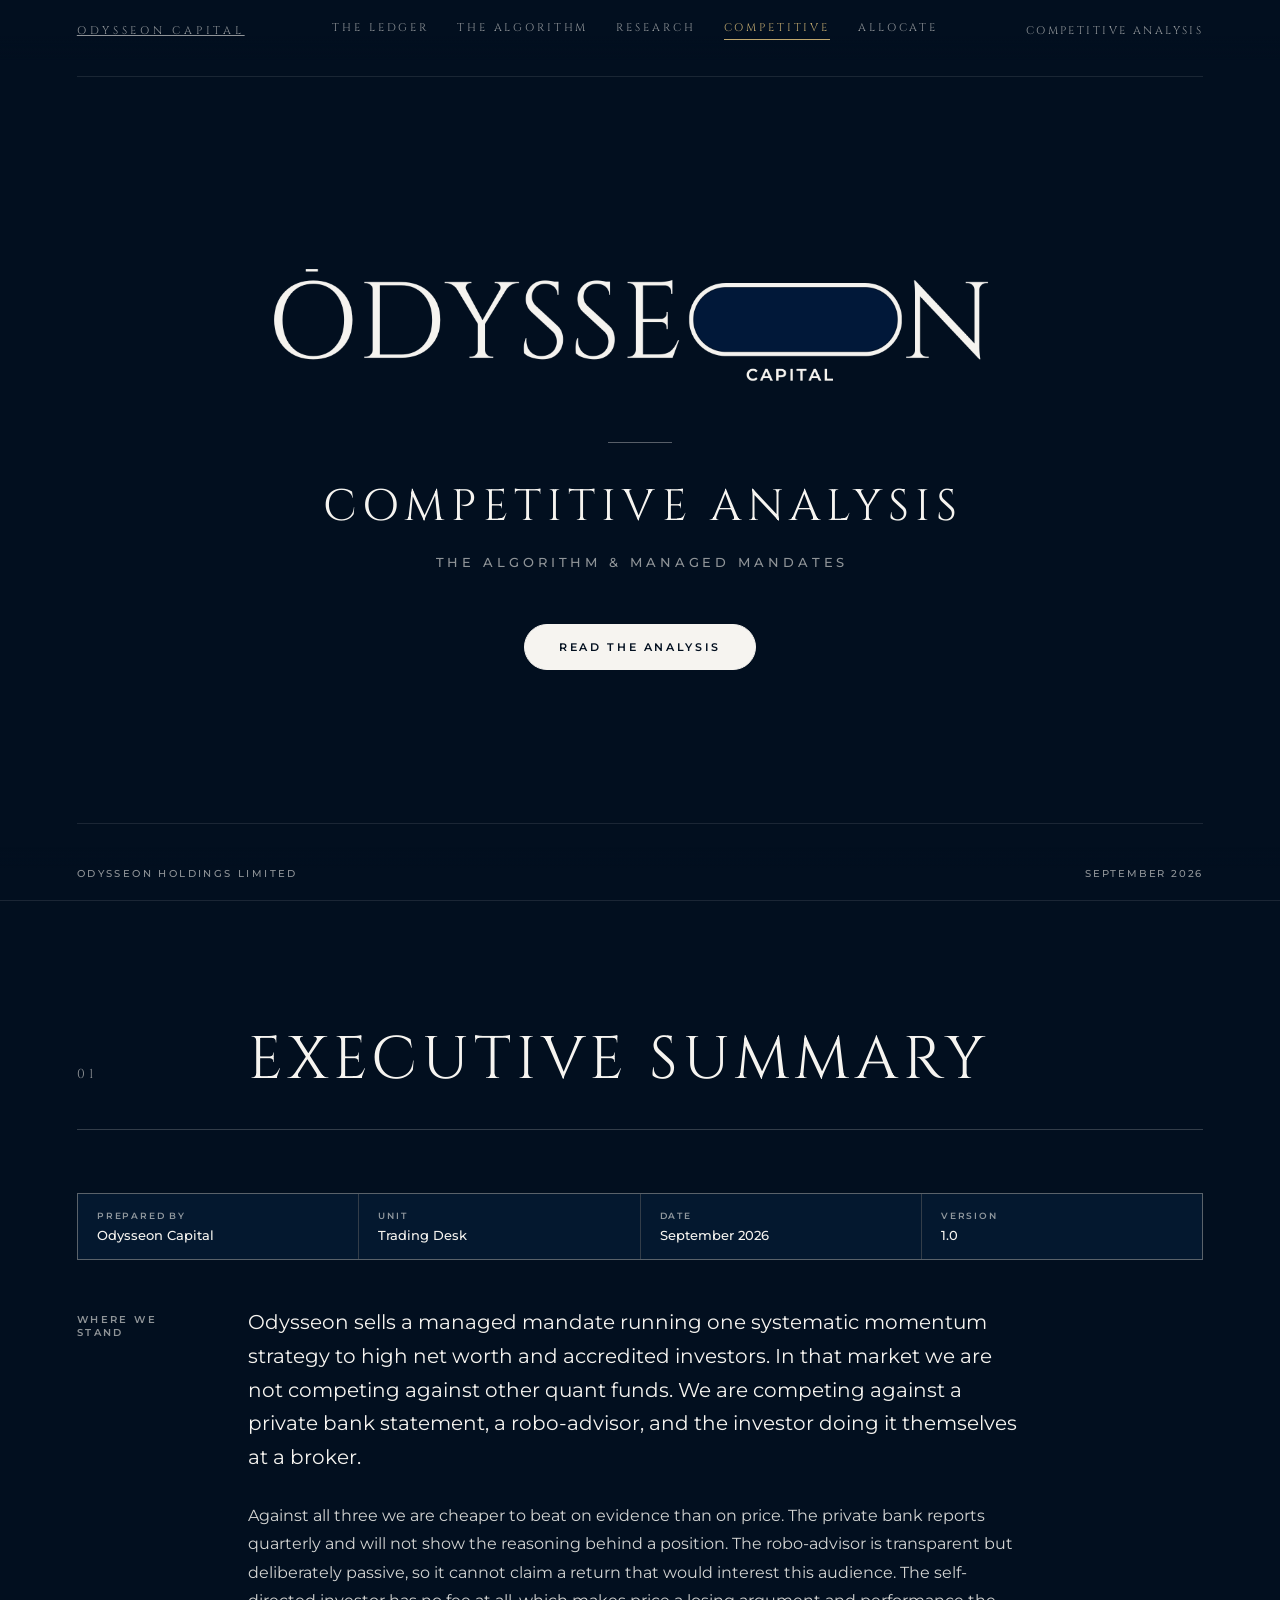
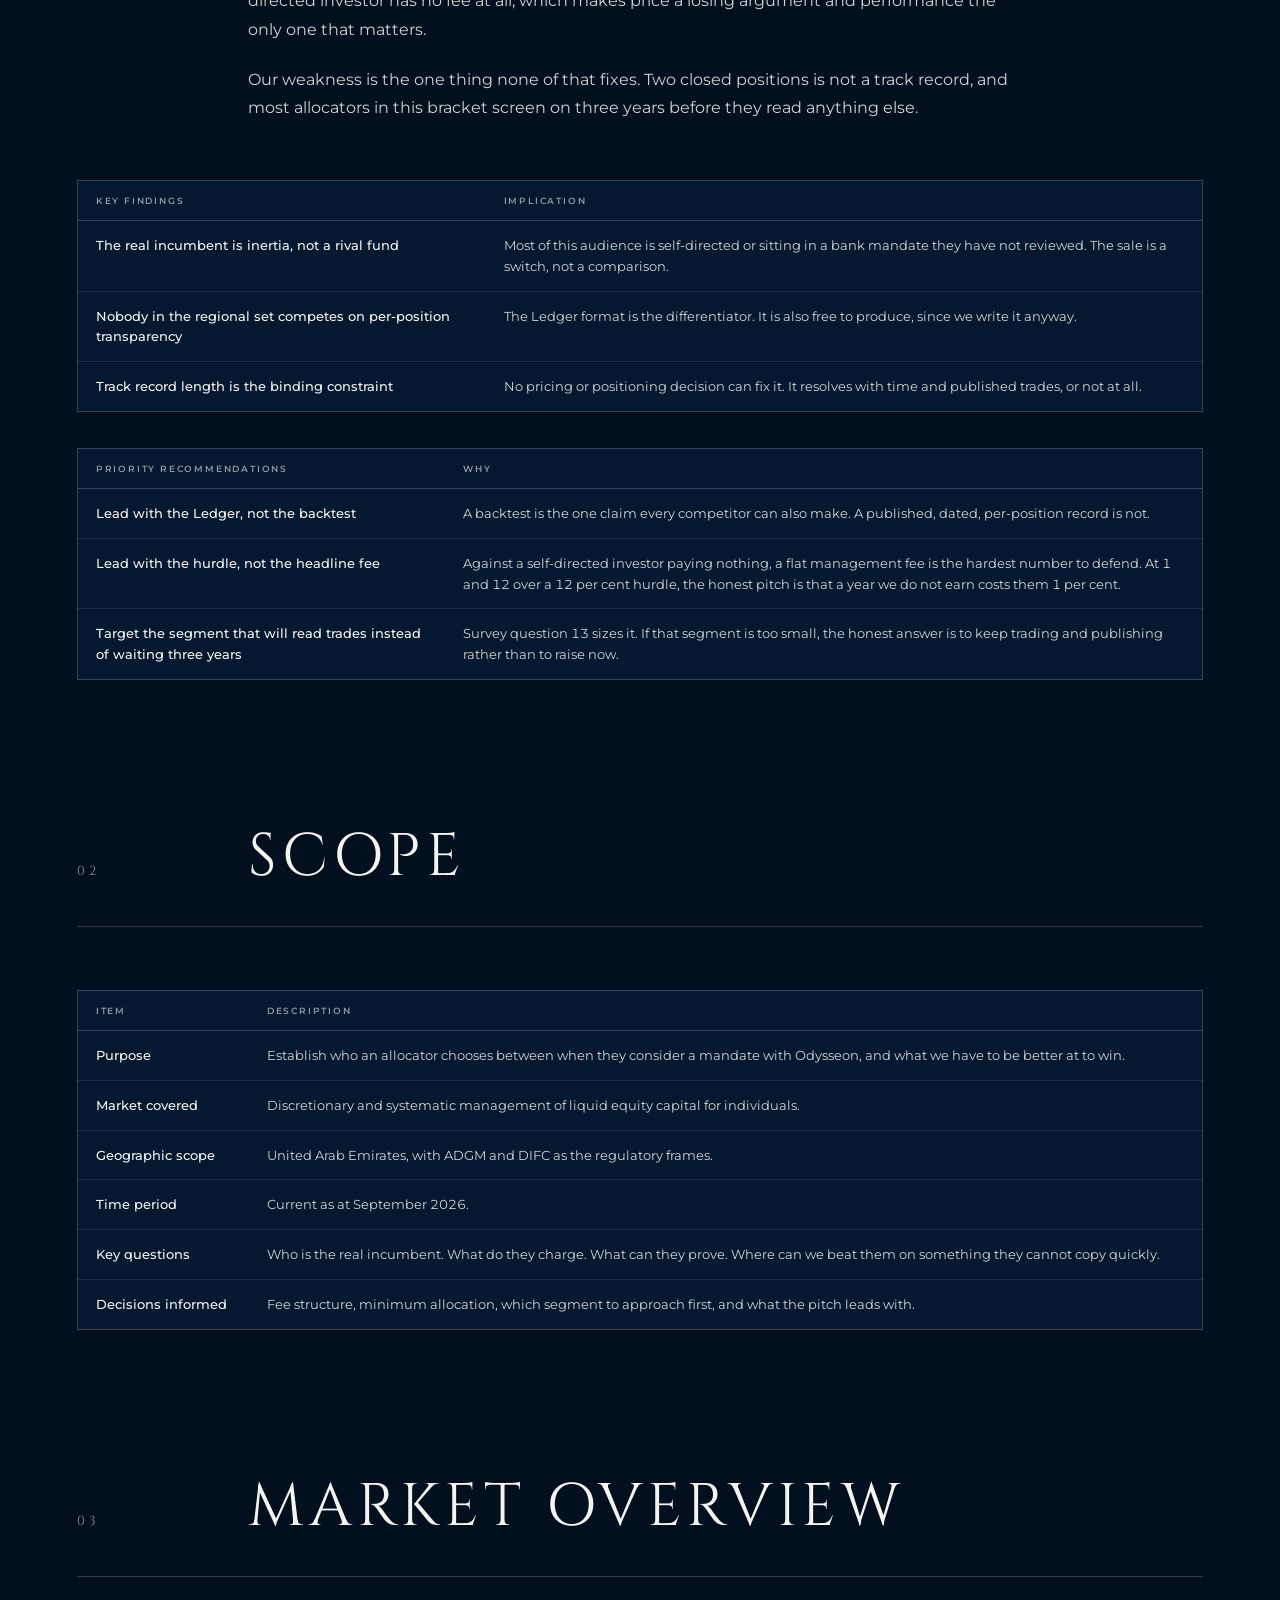
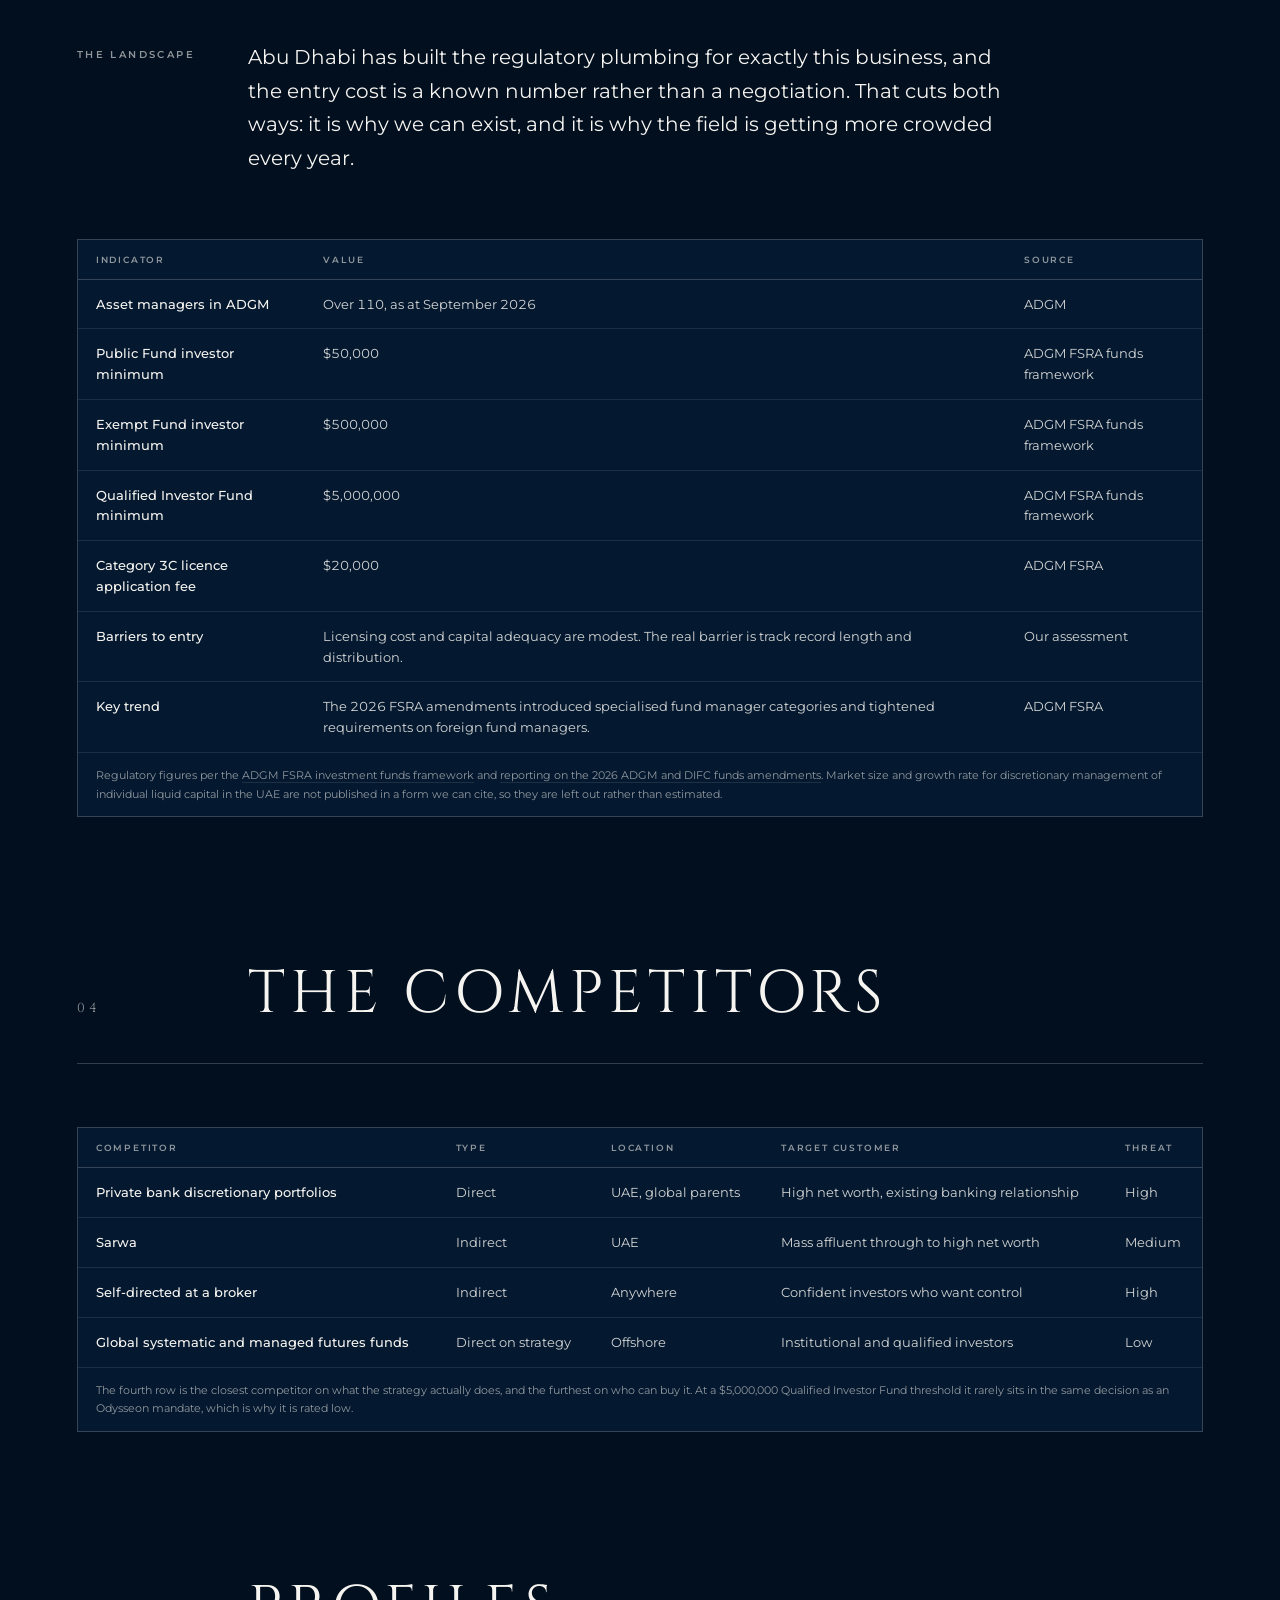
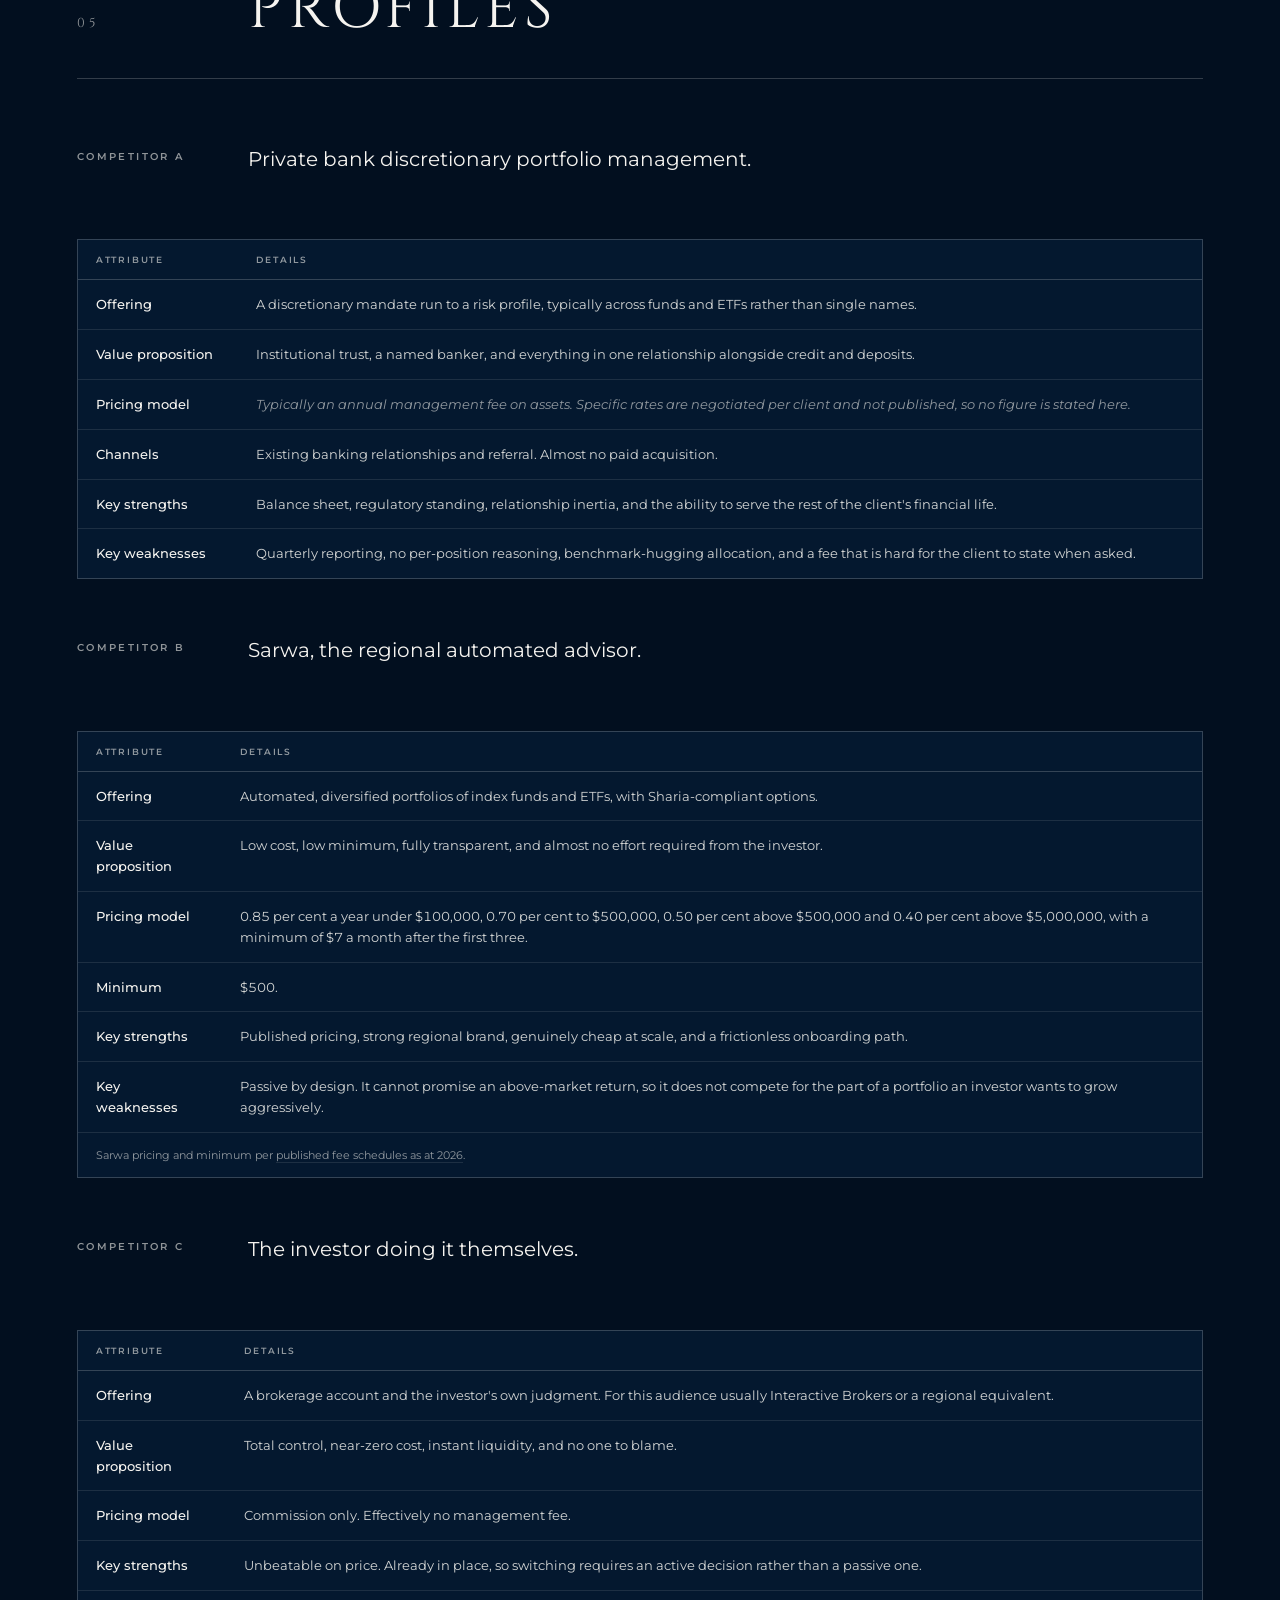
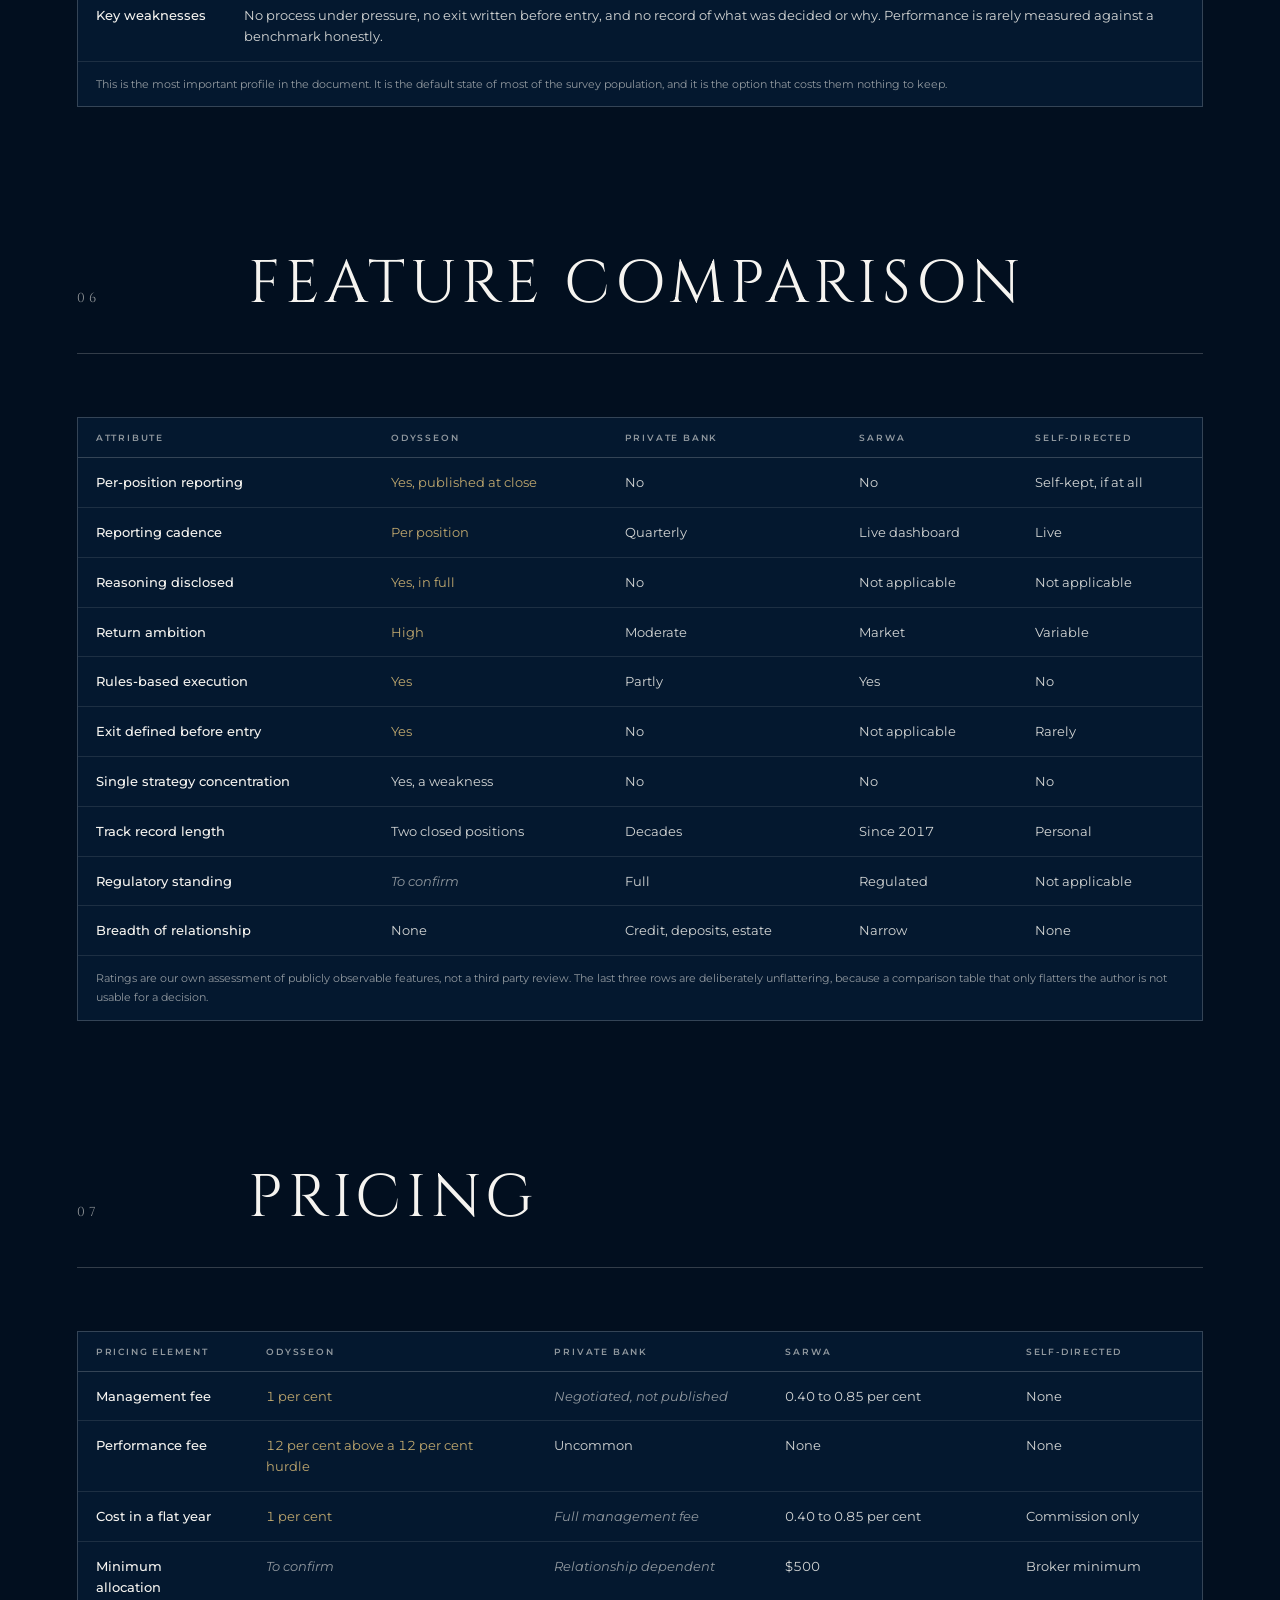
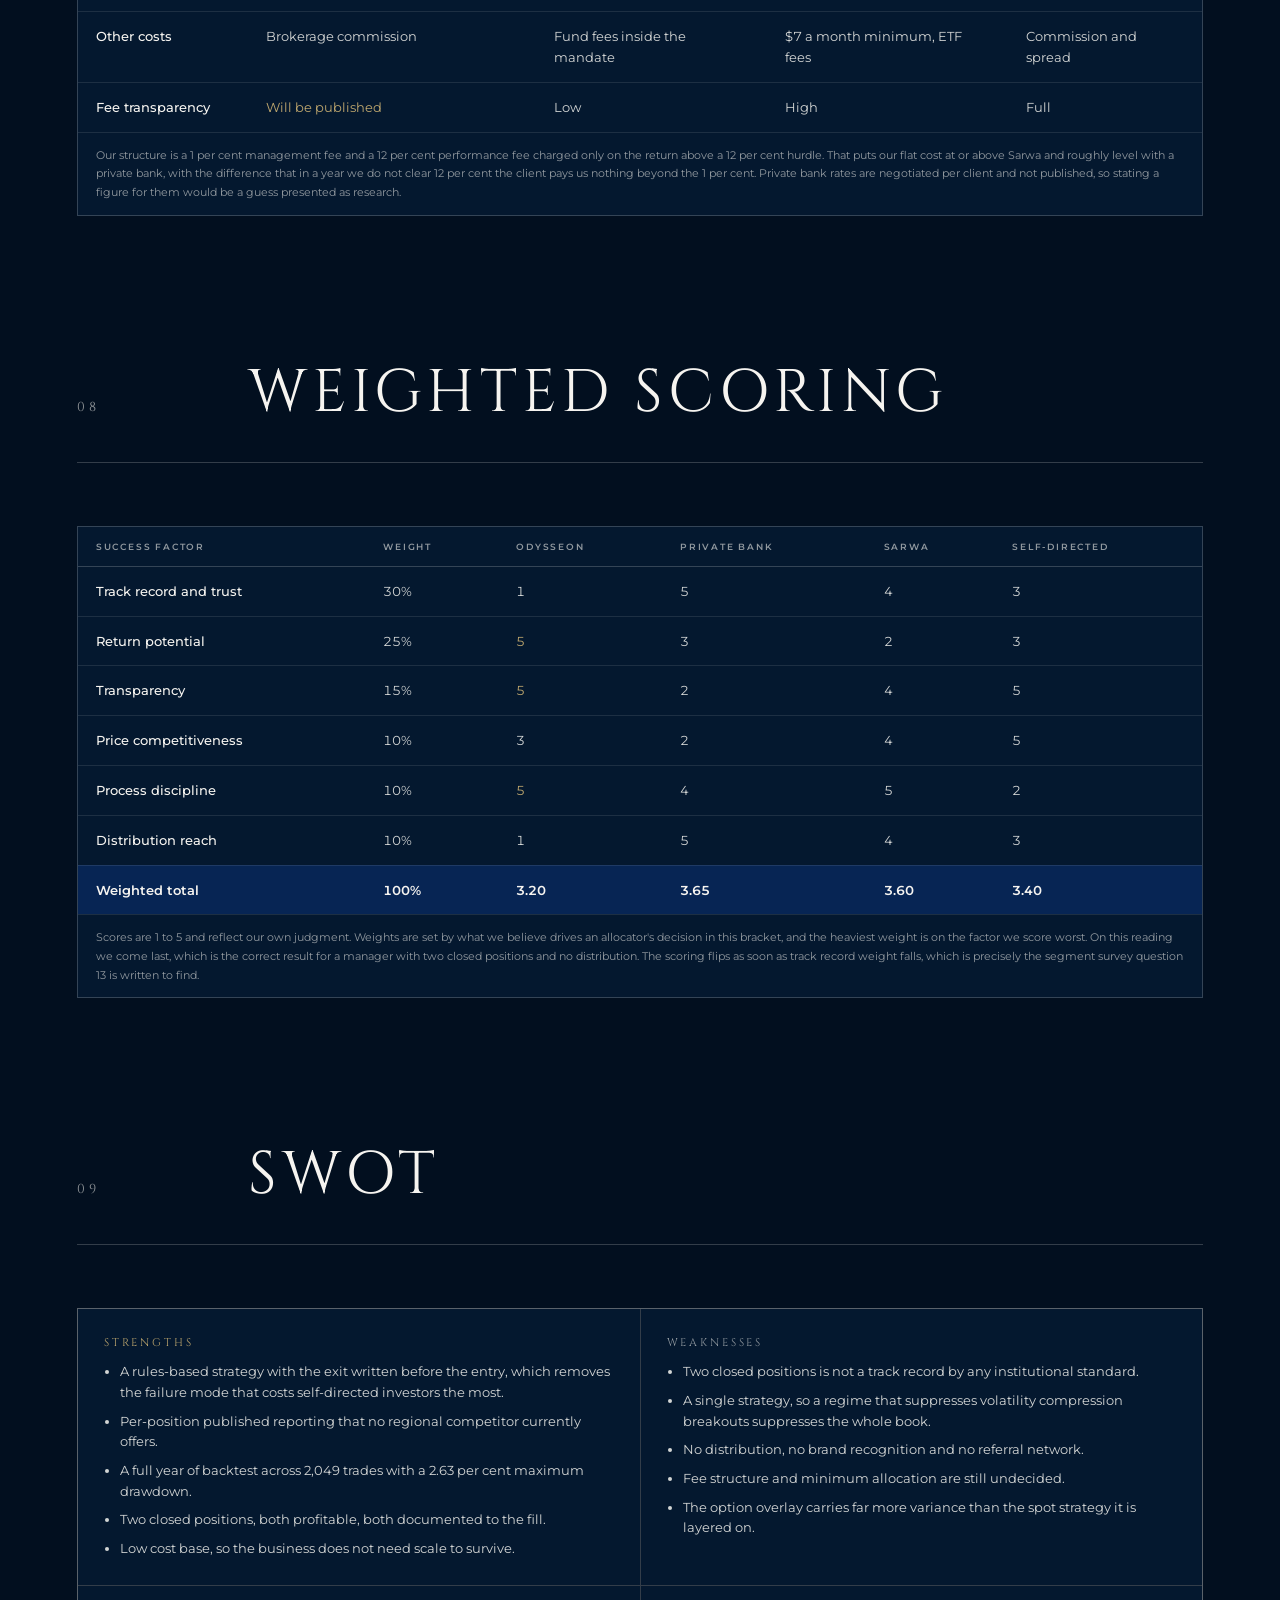
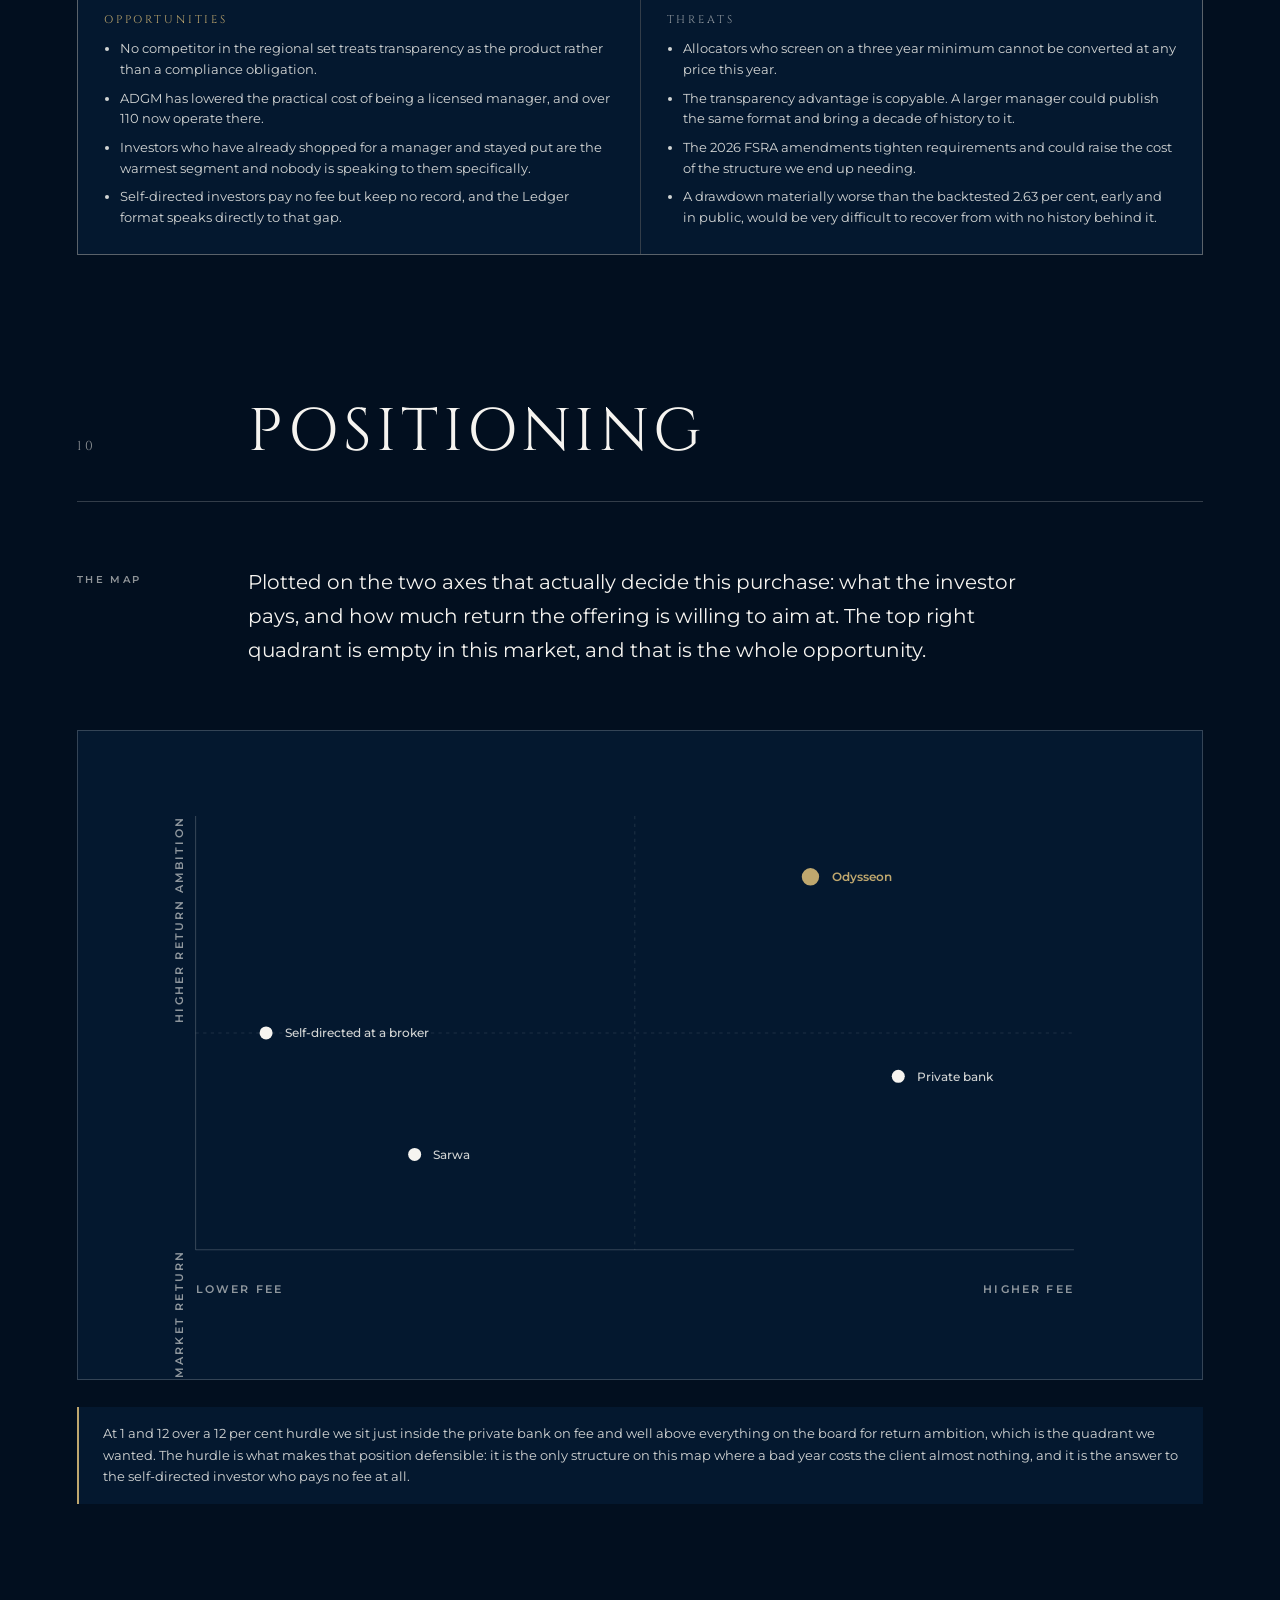
<file: competitive.html>
<!doctype html>
<html lang="en">
<head>
<meta charset="utf-8">
<meta name="viewport" content="width=device-width, initial-scale=1">
<meta name="color-scheme" content="dark">
<title>Odysseon Capital · Competitive Analysis</title>
<link rel="preconnect" href="https://fonts.googleapis.com">
<link rel="preconnect" href="https://fonts.gstatic.com" crossorigin>
<link href="https://fonts.googleapis.com/css2?family=Cinzel:wght@400;500;600&family=Montserrat:wght@400;500;600&display=swap" rel="stylesheet">
<link rel="stylesheet" href="styles.css?v=1790020000">
<script>document.documentElement.className += " js";</script>
</head>
<body>

  <div class="sweep" aria-hidden="true"></div>

  <header class="topbar">
    <a class="topbar__mark" href="index.html">Odysseon Capital</a>
    <nav class="tabs">
      <a class="tabs__t" href="index.html">The Ledger</a>
      <a class="tabs__t" href="algorithm.html">The Algorithm</a>
      <a class="tabs__t" href="research.html">Research</a>
      <a class="tabs__t is-here" href="competitive.html">Competitive</a>
      <a class="tabs__t" href="allocate.html">Allocate</a>
    </nav>
    <span class="topbar__meta">Competitive Analysis</span>
  </header>

  <div class="railbar">
    <a class="railbar__back" href="index.html">&#8592;&nbsp;&nbsp;The Ledger</a>
    <span>Competitive Analysis</span>
  </div>

  <main class="hero">

    <div class="logo-wrap">
      <div class="logo-pill" aria-hidden="true">
        <div class="logo-pill__layer" data-layer="a">
          <video class="logo-pill__bg" muted playsinline loop preload="auto"></video>
          <video class="logo-pill__fg" muted playsinline loop preload="auto"></video>
        </div>
        <div class="logo-pill__layer" data-layer="b">
          <video class="logo-pill__bg" muted playsinline loop preload="auto"></video>
          <video class="logo-pill__fg" muted playsinline loop preload="auto"></video>
        </div>
      </div>
      <img class="logo" src="assets/odysseon-logo-light.png" alt="Odysseon Capital">
    </div>

    <div class="title-block">
      <div class="rule"></div>
      <h1 class="company">Competitive Analysis</h1>
      <p class="subtitle">The Algorithm &amp; Managed Mandates</p>
    </div>

    <nav class="actions">
      <a class="btn btn--solid" href="#summary" data-enter>Read the Analysis</a>
    </nav>

  </main>

  <article class="report" id="summary">

    <!-- ============ 01 ============ -->
    <section class="section">

      <header class="section__head reveal">
        <span class="section__num">01</span>
        <h2 class="section__title">Executive Summary</h2>
      </header>

      <div class="doc-meta reveal">
        <div class="doc-meta__c"><p class="doc-meta__k">Prepared by</p><p class="doc-meta__v">Odysseon Capital</p></div>
        <div class="doc-meta__c"><p class="doc-meta__k">Unit</p><p class="doc-meta__v">Trading Desk</p></div>
        <div class="doc-meta__c"><p class="doc-meta__k">Date</p><p class="doc-meta__v">September 2026</p></div>
        <div class="doc-meta__c"><p class="doc-meta__k">Version</p><p class="doc-meta__v">1.0</p></div>
      </div>

      <div class="section__body">
        <div class="rail reveal">Where We Stand</div>

        <div class="prose">
          <p class="lead reveal">
            Odysseon sells a managed mandate running one systematic momentum strategy to high net
            worth and accredited investors. In that market we are not competing against other quant
            funds. We are competing against a private bank statement, a robo-advisor, and the
            investor doing it themselves at a broker.
          </p>

          <p class="reveal">
            Against all three we are cheaper to beat on evidence than on price. The private bank
            reports quarterly and will not show the reasoning behind a position. The robo-advisor
            is transparent but deliberately passive, so it cannot claim a return that would
            interest this audience. The self-directed investor has no fee at all, which makes price
            a losing argument and performance the only one that matters.
          </p>

          <p class="reveal">
            Our weakness is the one thing none of that fixes. Two closed positions is not a track
            record, and most allocators in this bracket screen on three years before they read
            anything else.
          </p>
        </div>
      </div>

      <div class="tbl reveal">
        <table>
          <thead><tr><th>Key findings</th><th>Implication</th></tr></thead>
          <tbody>
            <tr><td>The real incumbent is inertia, not a rival fund</td><td>Most of this audience is self-directed or sitting in a bank mandate they have not reviewed. The sale is a switch, not a comparison.</td></tr>
            <tr><td>Nobody in the regional set competes on per-position transparency</td><td>The Ledger format is the differentiator. It is also free to produce, since we write it anyway.</td></tr>
            <tr><td>Track record length is the binding constraint</td><td>No pricing or positioning decision can fix it. It resolves with time and published trades, or not at all.</td></tr>
          </tbody>
        </table>
      </div>

      <div class="tbl reveal">
        <table>
          <thead><tr><th>Priority recommendations</th><th>Why</th></tr></thead>
          <tbody>
            <tr><td class="is-ours">Lead with the Ledger, not the backtest</td><td>A backtest is the one claim every competitor can also make. A published, dated, per-position record is not.</td></tr>
            <tr><td class="is-ours">Lead with the hurdle, not the headline fee</td><td>Against a self-directed investor paying nothing, a flat management fee is the hardest number to defend. At 1 and 12 over a 12 per cent hurdle, the honest pitch is that a year we do not earn costs them 1 per cent.</td></tr>
            <tr><td class="is-ours">Target the segment that will read trades instead of waiting three years</td><td>Survey question 13 sizes it. If that segment is too small, the honest answer is to keep trading and publishing rather than to raise now.</td></tr>
          </tbody>
        </table>
      </div>

    </section>

    <!-- ============ 02 ============ -->
    <section class="section">

      <header class="section__head reveal">
        <span class="section__num">02</span>
        <h2 class="section__title">Scope</h2>
      </header>

      <div class="tbl reveal">
        <table>
          <thead><tr><th>Item</th><th>Description</th></tr></thead>
          <tbody>
            <tr><td>Purpose</td><td>Establish who an allocator chooses between when they consider a mandate with Odysseon, and what we have to be better at to win.</td></tr>
            <tr><td>Market covered</td><td>Discretionary and systematic management of liquid equity capital for individuals.</td></tr>
            <tr><td>Geographic scope</td><td>United Arab Emirates, with ADGM and DIFC as the regulatory frames.</td></tr>
            <tr><td>Time period</td><td>Current as at September 2026.</td></tr>
            <tr><td>Key questions</td><td>Who is the real incumbent. What do they charge. What can they prove. Where can we beat them on something they cannot copy quickly.</td></tr>
            <tr><td>Decisions informed</td><td>Fee structure, minimum allocation, which segment to approach first, and what the pitch leads with.</td></tr>
          </tbody>
        </table>
      </div>

    </section>

    <!-- ============ 03 ============ -->
    <section class="section">

      <header class="section__head reveal">
        <span class="section__num">03</span>
        <h2 class="section__title">Market Overview</h2>
      </header>

      <div class="section__body">
        <div class="rail reveal">The Landscape</div>

        <div class="prose">
          <p class="lead reveal">
            Abu Dhabi has built the regulatory plumbing for exactly this business, and the entry
            cost is a known number rather than a negotiation. That cuts both ways: it is why we can
            exist, and it is why the field is getting more crowded every year.
          </p>
        </div>
      </div>

      <div class="tbl reveal">
        <table>
          <thead><tr><th>Indicator</th><th>Value</th><th>Source</th></tr></thead>
          <tbody>
            <tr><td>Asset managers in ADGM</td><td>Over 110, as at September 2026</td><td>ADGM</td></tr>
            <tr><td>Public Fund investor minimum</td><td>$50,000</td><td>ADGM FSRA funds framework</td></tr>
            <tr><td>Exempt Fund investor minimum</td><td>$500,000</td><td>ADGM FSRA funds framework</td></tr>
            <tr><td>Qualified Investor Fund minimum</td><td>$5,000,000</td><td>ADGM FSRA funds framework</td></tr>
            <tr><td>Category 3C licence application fee</td><td>$20,000</td><td>ADGM FSRA</td></tr>
            <tr><td>Barriers to entry</td><td>Licensing cost and capital adequacy are modest. The real barrier is track record length and distribution.</td><td>Our assessment</td></tr>
            <tr><td>Key trend</td><td>The 2026 FSRA amendments introduced specialised fund manager categories and tightened requirements on foreign fund managers.</td><td>ADGM FSRA</td></tr>
          </tbody>
        </table>
        <p class="tbl__note">
          Regulatory figures per the <a href="https://assets.adgm.com/download/assets/adgm-investment-funds.pdf/8a8dd708589b11ef9fab36e29b0f3a63">ADGM FSRA investment funds framework</a>
          and <a href="https://www.akingump.com/en/insights/alerts/recent-changes-to-adgm-and-difc-funds-framework">reporting on the 2026 ADGM and DIFC funds amendments</a>.
          Market size and growth rate for discretionary management of individual liquid capital in
          the UAE are not published in a form we can cite, so they are left out rather than
          estimated.
        </p>
      </div>

    </section>

    <!-- ============ 04 ============ -->
    <section class="section">

      <header class="section__head reveal">
        <span class="section__num">04</span>
        <h2 class="section__title">The Competitors</h2>
      </header>

      <div class="tbl reveal">
        <table>
          <thead>
            <tr><th>Competitor</th><th>Type</th><th>Location</th><th>Target customer</th><th>Threat</th></tr>
          </thead>
          <tbody>
            <tr>
              <td>Private bank discretionary portfolios</td><td>Direct</td><td>UAE, global parents</td>
              <td>High net worth, existing banking relationship</td><td>High</td>
            </tr>
            <tr>
              <td>Sarwa</td><td>Indirect</td><td>UAE</td>
              <td>Mass affluent through to high net worth</td><td>Medium</td>
            </tr>
            <tr>
              <td>Self-directed at a broker</td><td>Indirect</td><td>Anywhere</td>
              <td>Confident investors who want control</td><td>High</td>
            </tr>
            <tr>
              <td>Global systematic and managed futures funds</td><td>Direct on strategy</td><td>Offshore</td>
              <td>Institutional and qualified investors</td><td>Low</td>
            </tr>
          </tbody>
        </table>
        <p class="tbl__note">
          The fourth row is the closest competitor on what the strategy actually does, and the
          furthest on who can buy it. At a $5,000,000 Qualified Investor Fund threshold it rarely
          sits in the same decision as an Odysseon mandate, which is why it is rated low.
        </p>
      </div>

    </section>

    <!-- ============ 05 ============ -->
    <section class="section">

      <header class="section__head reveal">
        <span class="section__num">05</span>
        <h2 class="section__title">Profiles</h2>
      </header>

      <div class="section__body">
        <div class="rail reveal">Competitor A</div>
        <div class="prose">
          <p class="lead reveal">Private bank discretionary portfolio management.</p>
        </div>
      </div>

      <div class="tbl reveal">
        <table>
          <thead><tr><th>Attribute</th><th>Details</th></tr></thead>
          <tbody>
            <tr><td>Offering</td><td>A discretionary mandate run to a risk profile, typically across funds and ETFs rather than single names.</td></tr>
            <tr><td>Value proposition</td><td>Institutional trust, a named banker, and everything in one relationship alongside credit and deposits.</td></tr>
            <tr><td>Pricing model</td><td class="is-tbc">Typically an annual management fee on assets. Specific rates are negotiated per client and not published, so no figure is stated here.</td></tr>
            <tr><td>Channels</td><td>Existing banking relationships and referral. Almost no paid acquisition.</td></tr>
            <tr><td>Key strengths</td><td>Balance sheet, regulatory standing, relationship inertia, and the ability to serve the rest of the client's financial life.</td></tr>
            <tr><td>Key weaknesses</td><td>Quarterly reporting, no per-position reasoning, benchmark-hugging allocation, and a fee that is hard for the client to state when asked.</td></tr>
          </tbody>
        </table>
      </div>

      <div class="section__body" style="margin-top:clamp(40px,6vh,64px);">
        <div class="rail reveal">Competitor B</div>
        <div class="prose">
          <p class="lead reveal">Sarwa, the regional automated advisor.</p>
        </div>
      </div>

      <div class="tbl reveal">
        <table>
          <thead><tr><th>Attribute</th><th>Details</th></tr></thead>
          <tbody>
            <tr><td>Offering</td><td>Automated, diversified portfolios of index funds and ETFs, with Sharia-compliant options.</td></tr>
            <tr><td>Value proposition</td><td>Low cost, low minimum, fully transparent, and almost no effort required from the investor.</td></tr>
            <tr><td>Pricing model</td><td>0.85 per cent a year under $100,000, 0.70 per cent to $500,000, 0.50 per cent above $500,000 and 0.40 per cent above $5,000,000, with a minimum of $7 a month after the first three.</td></tr>
            <tr><td>Minimum</td><td>$500.</td></tr>
            <tr><td>Key strengths</td><td>Published pricing, strong regional brand, genuinely cheap at scale, and a frictionless onboarding path.</td></tr>
            <tr><td>Key weaknesses</td><td>Passive by design. It cannot promise an above-market return, so it does not compete for the part of a portfolio an investor wants to grow aggressively.</td></tr>
          </tbody>
        </table>
        <p class="tbl__note">
          Sarwa pricing and minimum per <a href="https://investingintheweb.com/reviews/sarwa-review/">published fee schedules as at 2026</a>.
        </p>
      </div>

      <div class="section__body" style="margin-top:clamp(40px,6vh,64px);">
        <div class="rail reveal">Competitor C</div>
        <div class="prose">
          <p class="lead reveal">The investor doing it themselves.</p>
        </div>
      </div>

      <div class="tbl reveal">
        <table>
          <thead><tr><th>Attribute</th><th>Details</th></tr></thead>
          <tbody>
            <tr><td>Offering</td><td>A brokerage account and the investor's own judgment. For this audience usually Interactive Brokers or a regional equivalent.</td></tr>
            <tr><td>Value proposition</td><td>Total control, near-zero cost, instant liquidity, and no one to blame.</td></tr>
            <tr><td>Pricing model</td><td>Commission only. Effectively no management fee.</td></tr>
            <tr><td>Key strengths</td><td>Unbeatable on price. Already in place, so switching requires an active decision rather than a passive one.</td></tr>
            <tr><td>Key weaknesses</td><td>No process under pressure, no exit written before entry, and no record of what was decided or why. Performance is rarely measured against a benchmark honestly.</td></tr>
          </tbody>
        </table>
        <p class="tbl__note">
          This is the most important profile in the document. It is the default state of most of the
          survey population, and it is the option that costs them nothing to keep.
        </p>
      </div>

    </section>

    <!-- ============ 06 ============ -->
    <section class="section">

      <header class="section__head reveal">
        <span class="section__num">06</span>
        <h2 class="section__title">Feature Comparison</h2>
      </header>

      <div class="tbl reveal">
        <table>
          <thead>
            <tr><th>Attribute</th><th>Odysseon</th><th>Private bank</th><th>Sarwa</th><th>Self-directed</th></tr>
          </thead>
          <tbody>
            <tr><td>Per-position reporting</td><td class="is-ours">Yes, published at close</td><td>No</td><td>No</td><td>Self-kept, if at all</td></tr>
            <tr><td>Reporting cadence</td><td class="is-ours">Per position</td><td>Quarterly</td><td>Live dashboard</td><td>Live</td></tr>
            <tr><td>Reasoning disclosed</td><td class="is-ours">Yes, in full</td><td>No</td><td>Not applicable</td><td>Not applicable</td></tr>
            <tr><td>Return ambition</td><td class="is-ours">High</td><td>Moderate</td><td>Market</td><td>Variable</td></tr>
            <tr><td>Rules-based execution</td><td class="is-ours">Yes</td><td>Partly</td><td>Yes</td><td>No</td></tr>
            <tr><td>Exit defined before entry</td><td class="is-ours">Yes</td><td>No</td><td>Not applicable</td><td>Rarely</td></tr>
            <tr><td>Single strategy concentration</td><td>Yes, a weakness</td><td>No</td><td>No</td><td>No</td></tr>
            <tr><td>Track record length</td><td>Two closed positions</td><td>Decades</td><td>Since 2017</td><td>Personal</td></tr>
            <tr><td>Regulatory standing</td><td class="is-tbc">To confirm</td><td>Full</td><td>Regulated</td><td>Not applicable</td></tr>
            <tr><td>Breadth of relationship</td><td>None</td><td>Credit, deposits, estate</td><td>Narrow</td><td>None</td></tr>
          </tbody>
        </table>
        <p class="tbl__note">
          Ratings are our own assessment of publicly observable features, not a third party review.
          The last three rows are deliberately unflattering, because a comparison table that only
          flatters the author is not usable for a decision.
        </p>
      </div>

    </section>

    <!-- ============ 07 ============ -->
    <section class="section">

      <header class="section__head reveal">
        <span class="section__num">07</span>
        <h2 class="section__title">Pricing</h2>
      </header>

      <div class="tbl reveal">
        <table>
          <thead>
            <tr><th>Pricing element</th><th>Odysseon</th><th>Private bank</th><th>Sarwa</th><th>Self-directed</th></tr>
          </thead>
          <tbody>
            <tr><td>Management fee</td><td class="is-ours">1 per cent</td><td class="is-tbc">Negotiated, not published</td><td>0.40 to 0.85 per cent</td><td>None</td></tr>
            <tr><td>Performance fee</td><td class="is-ours">12 per cent above a 12 per cent hurdle</td><td>Uncommon</td><td>None</td><td>None</td></tr>
            <tr><td>Cost in a flat year</td><td class="is-ours">1 per cent</td><td class="is-tbc">Full management fee</td><td>0.40 to 0.85 per cent</td><td>Commission only</td></tr>
            <tr><td>Minimum allocation</td><td class="is-tbc">To confirm</td><td class="is-tbc">Relationship dependent</td><td>$500</td><td>Broker minimum</td></tr>
            <tr><td>Other costs</td><td>Brokerage commission</td><td>Fund fees inside the mandate</td><td>$7 a month minimum, ETF fees</td><td>Commission and spread</td></tr>
            <tr><td>Fee transparency</td><td class="is-ours">Will be published</td><td>Low</td><td>High</td><td>Full</td></tr>
          </tbody>
        </table>
        <p class="tbl__note">
          Our structure is a 1 per cent management fee and a 12 per cent performance fee charged
          only on the return above a 12 per cent hurdle. That puts our flat cost at or above Sarwa
          and roughly level with a private bank, with the difference that in a year we do not clear
          12 per cent the client pays us nothing beyond the 1 per cent. Private bank rates are
          negotiated per client and not published, so stating a figure for them would be a guess
          presented as research.
        </p>
      </div>

    </section>

    <!-- ============ 08 ============ -->
    <section class="section">

      <header class="section__head reveal">
        <span class="section__num">08</span>
        <h2 class="section__title">Weighted Scoring</h2>
      </header>

      <div class="tbl reveal">
        <table>
          <thead>
            <tr><th>Success factor</th><th>Weight</th><th>Odysseon</th><th>Private bank</th><th>Sarwa</th><th>Self-directed</th></tr>
          </thead>
          <tbody>
            <tr><td>Track record and trust</td><td>30%</td><td>1</td><td>5</td><td>4</td><td>3</td></tr>
            <tr><td>Return potential</td><td>25%</td><td class="is-ours">5</td><td>3</td><td>2</td><td>3</td></tr>
            <tr><td>Transparency</td><td>15%</td><td class="is-ours">5</td><td>2</td><td>4</td><td>5</td></tr>
            <tr><td>Price competitiveness</td><td>10%</td><td>3</td><td>2</td><td>4</td><td>5</td></tr>
            <tr><td>Process discipline</td><td>10%</td><td class="is-ours">5</td><td>4</td><td>5</td><td>2</td></tr>
            <tr><td>Distribution reach</td><td>10%</td><td>1</td><td>5</td><td>4</td><td>3</td></tr>
            <tr class="is-total"><td>Weighted total</td><td>100%</td><td>3.20</td><td>3.65</td><td>3.60</td><td>3.40</td></tr>
          </tbody>
        </table>
        <p class="tbl__note">
          Scores are 1 to 5 and reflect our own judgment. Weights are set by what we believe drives
          an allocator's decision in this bracket, and the heaviest weight is on the factor we score
          worst. On this reading we come last, which is the correct result for a manager with two
          closed positions and no distribution. The scoring flips as soon as track record weight
          falls, which is precisely the segment survey question 13 is written to find.
        </p>
      </div>

    </section>

    <!-- ============ 09 ============ -->
    <section class="section">

      <header class="section__head reveal">
        <span class="section__num">09</span>
        <h2 class="section__title">SWOT</h2>
      </header>

      <div class="swot reveal">
        <div class="swot__q swot__q--s">
          <p class="swot__k">Strengths</p>
          <ul>
            <li>A rules-based strategy with the exit written before the entry, which removes the failure mode that costs self-directed investors the most.</li>
            <li>Per-position published reporting that no regional competitor currently offers.</li>
            <li>A full year of backtest across 2,049 trades with a 2.63 per cent maximum drawdown.</li>
            <li>Two closed positions, both profitable, both documented to the fill.</li>
            <li>Low cost base, so the business does not need scale to survive.</li>
          </ul>
        </div>
        <div class="swot__q">
          <p class="swot__k">Weaknesses</p>
          <ul>
            <li>Two closed positions is not a track record by any institutional standard.</li>
            <li>A single strategy, so a regime that suppresses volatility compression breakouts suppresses the whole book.</li>
            <li>No distribution, no brand recognition and no referral network.</li>
            <li>Fee structure and minimum allocation are still undecided.</li>
            <li>The option overlay carries far more variance than the spot strategy it is layered on.</li>
          </ul>
        </div>
        <div class="swot__q swot__q--o">
          <p class="swot__k">Opportunities</p>
          <ul>
            <li>No competitor in the regional set treats transparency as the product rather than a compliance obligation.</li>
            <li>ADGM has lowered the practical cost of being a licensed manager, and over 110 now operate there.</li>
            <li>Investors who have already shopped for a manager and stayed put are the warmest segment and nobody is speaking to them specifically.</li>
            <li>Self-directed investors pay no fee but keep no record, and the Ledger format speaks directly to that gap.</li>
          </ul>
        </div>
        <div class="swot__q">
          <p class="swot__k">Threats</p>
          <ul>
            <li>Allocators who screen on a three year minimum cannot be converted at any price this year.</li>
            <li>The transparency advantage is copyable. A larger manager could publish the same format and bring a decade of history to it.</li>
            <li>The 2026 FSRA amendments tighten requirements and could raise the cost of the structure we end up needing.</li>
            <li>A drawdown materially worse than the backtested 2.63 per cent, early and in public, would be very difficult to recover from with no history behind it.</li>
          </ul>
        </div>
      </div>

    </section>

    <!-- ============ 10 ============ -->
    <section class="section">

      <header class="section__head reveal">
        <span class="section__num">10</span>
        <h2 class="section__title">Positioning</h2>
      </header>

      <div class="section__body">
        <div class="rail reveal">The Map</div>

        <div class="prose">
          <p class="lead reveal">
            Plotted on the two axes that actually decide this purchase: what the investor pays, and
            how much return the offering is willing to aim at. The top right quadrant is empty in
            this market, and that is the whole opportunity.
          </p>
        </div>
      </div>

      <div class="posmap reveal">
        <svg id="pos-svg" viewBox="0 0 1000 560" role="img"
             aria-label="Positioning map of Odysseon against private banks, Sarwa and self-directed investing, on fee load against return ambition">

          <line class="pos-grid" x1="495" y1="60" x2="495" y2="460"></line>
          <line class="pos-grid" x1="90" y1="260" x2="900" y2="260"></line>

          <line class="pos-axis" x1="90" y1="460" x2="900" y2="460"></line>
          <line class="pos-axis" x1="90" y1="60"  x2="90"  y2="460"></line>

          <text class="pos-lab" x="90"  y="500">Lower fee</text>
          <text class="pos-lab" x="900" y="500" text-anchor="end">Higher fee</text>
          <text class="pos-lab" x="78"  y="60"  text-anchor="end" transform="rotate(-90 78 60)">Higher return ambition</text>
          <text class="pos-lab" x="78"  y="460" text-anchor="end" transform="rotate(-90 78 460)">Market return</text>

          <circle class="pos-dot" cx="155" cy="260" r="6"></circle>
          <text class="pos-name" x="172" y="264">Self-directed at a broker</text>

          <circle class="pos-dot" cx="292" cy="372" r="6"></circle>
          <text class="pos-name" x="309" y="376">Sarwa</text>

          <circle class="pos-dot" cx="738" cy="300" r="6"></circle>
          <text class="pos-name" x="755" y="304" text-anchor="start">Private bank</text>

          <circle class="pos-dot pos-dot--ours" cx="657" cy="116" r="8"></circle>
          <text class="pos-name pos-name--ours" x="677" y="120">Odysseon</text>

        </svg>
      </div>

      <p class="caveat reveal">
        At 1 and 12 over a 12 per cent hurdle we sit just inside the private bank on fee and well
        above everything on the board for return ambition, which is the quadrant we wanted. The
        hurdle is what makes that position defensible: it is the only structure on this map where
        a bad year costs the client almost nothing, and it is the answer to the self-directed
        investor who pays no fee at all.
      </p>

    </section>

  </article>

  <footer class="footer">
    <span>Odysseon Holdings Limited</span>
    <span>September 2026</span>
  </footer>

  <script src="pill.js?v=1790020000"></script>
  <script src="app.js?v=1790020000"></script>
</body>
</html>
</file>
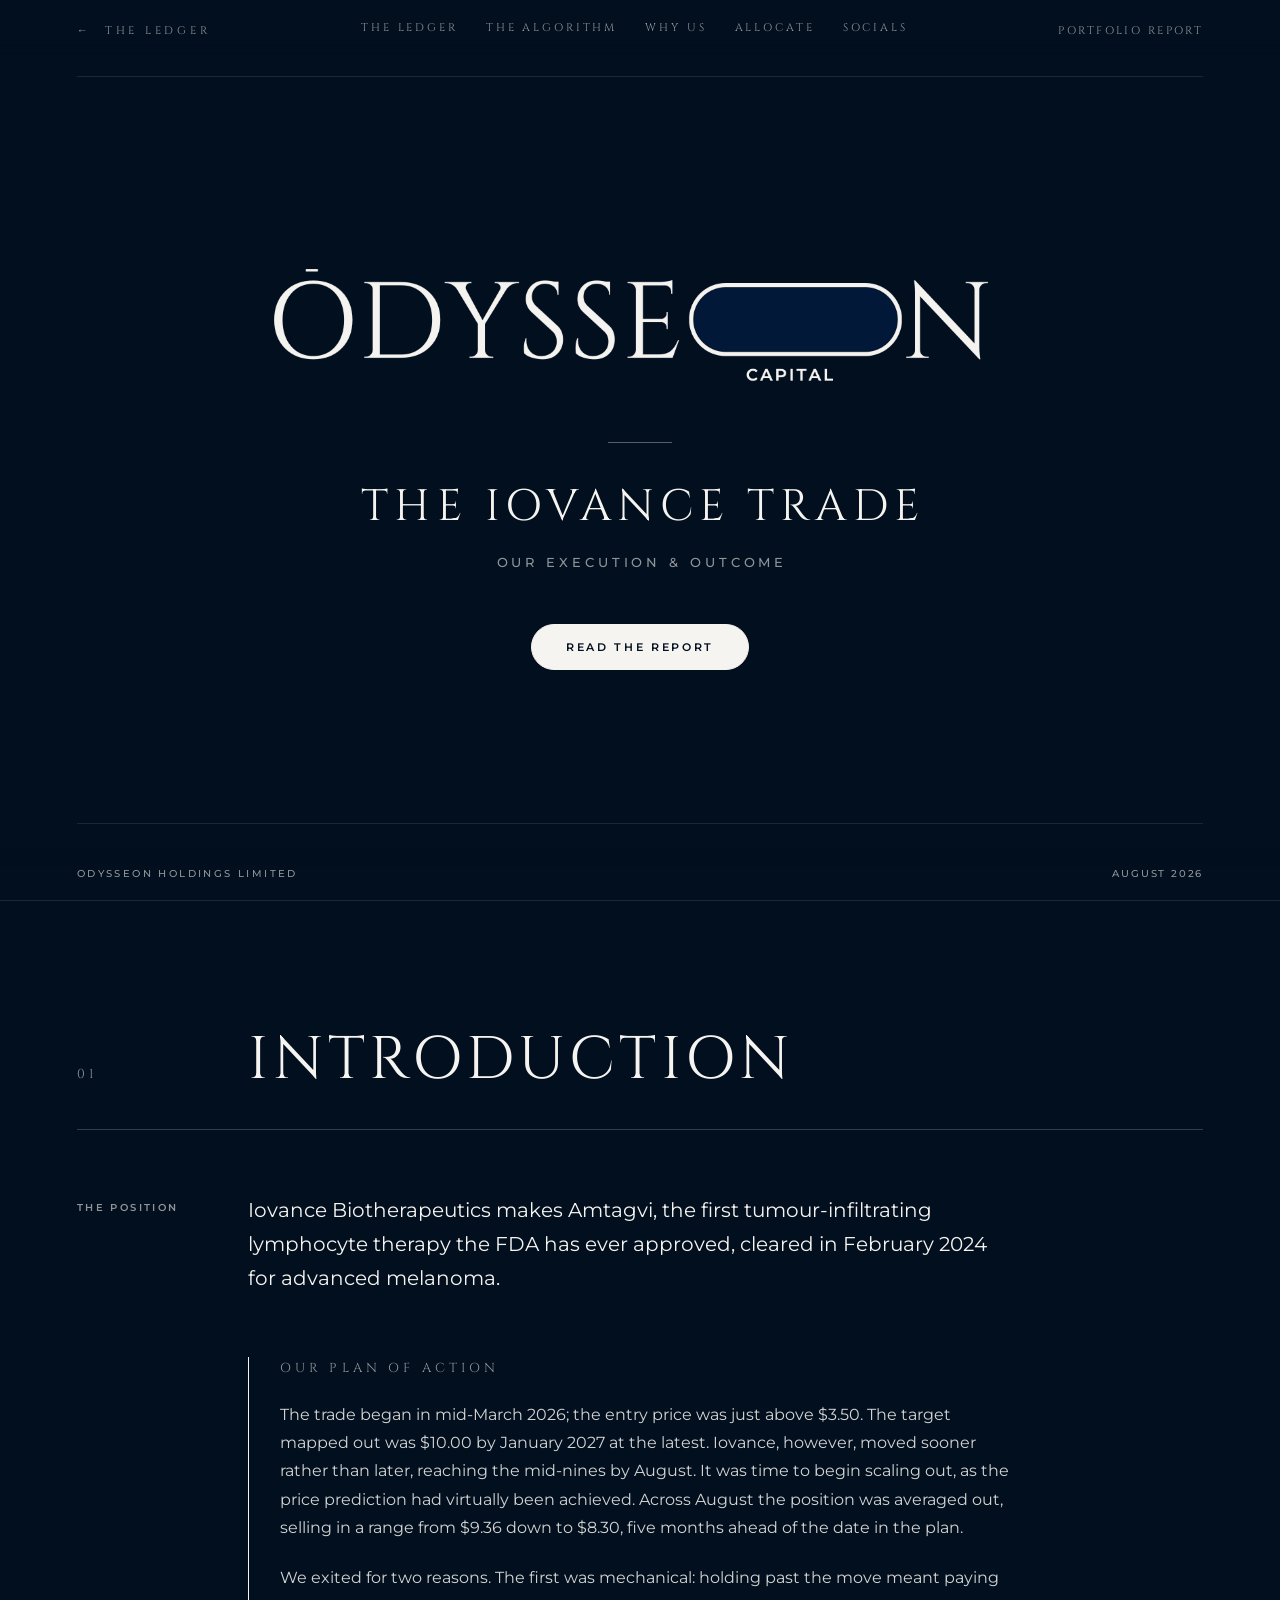
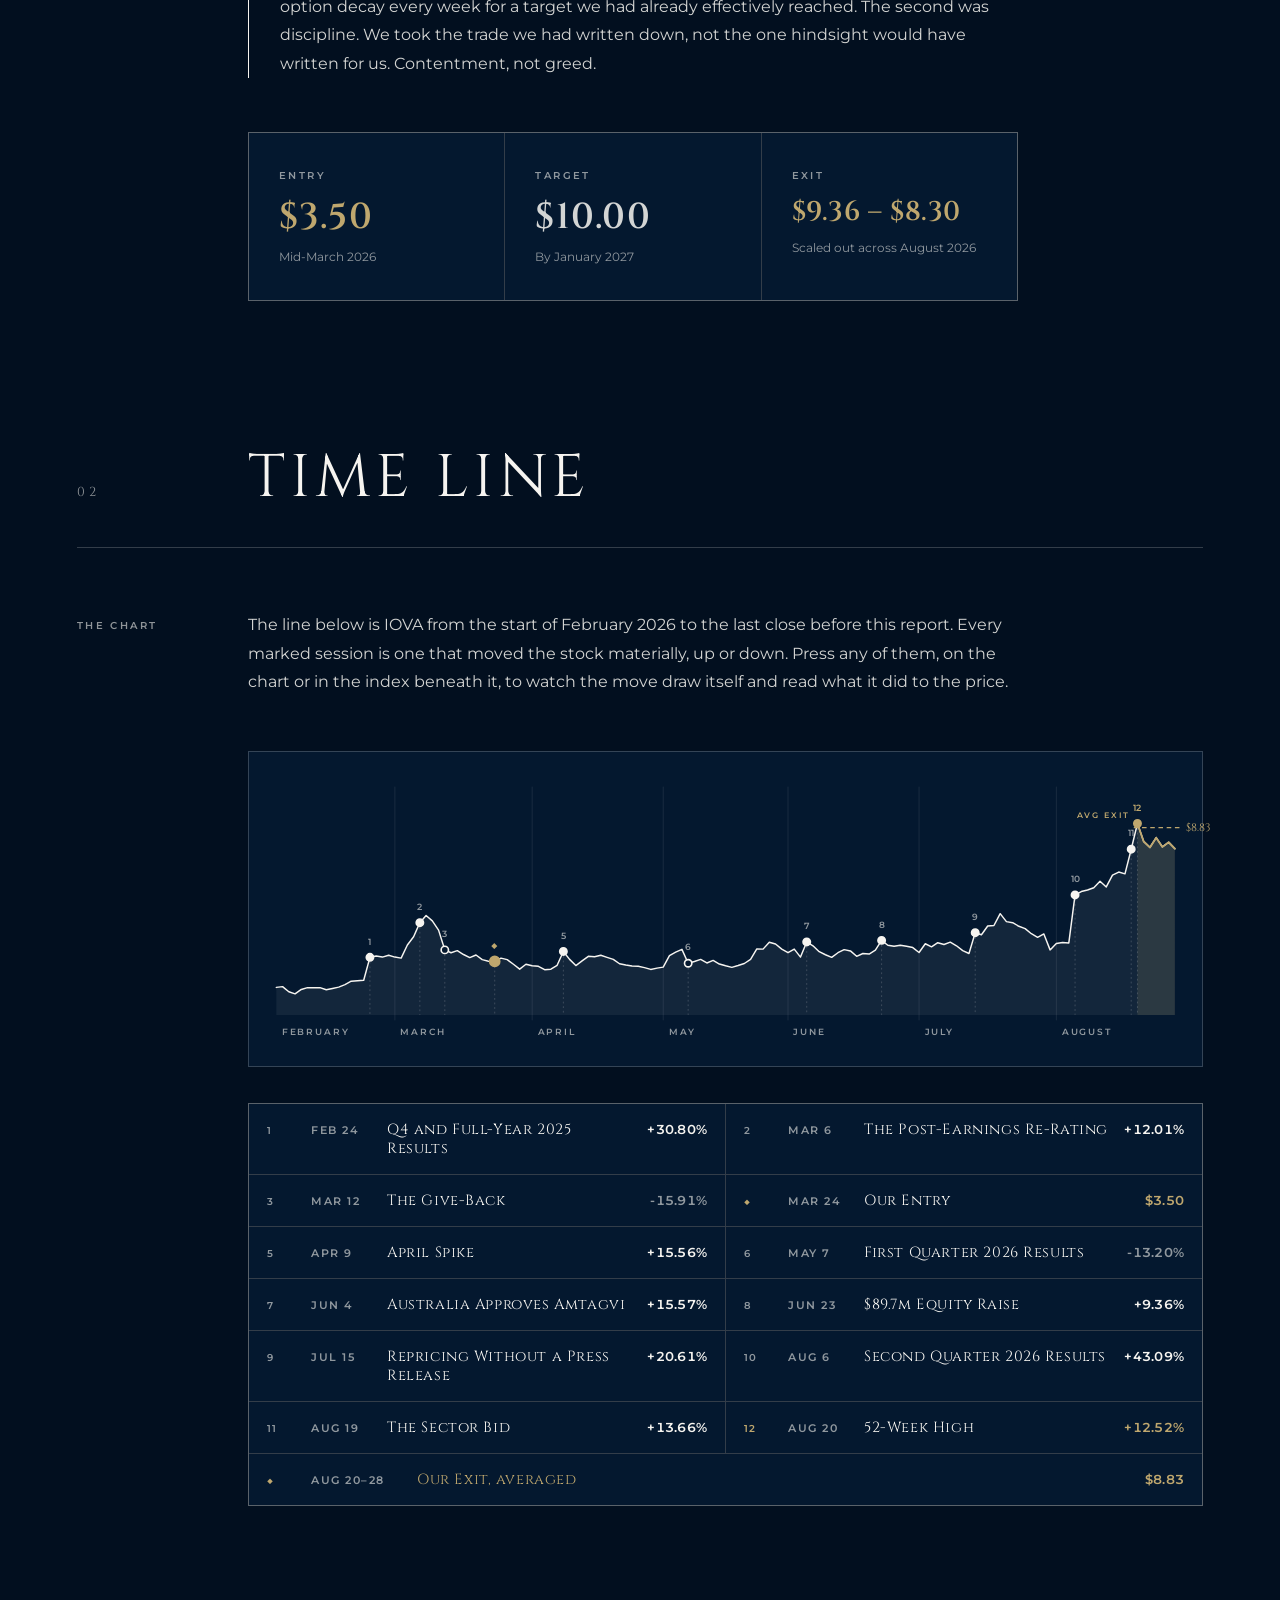
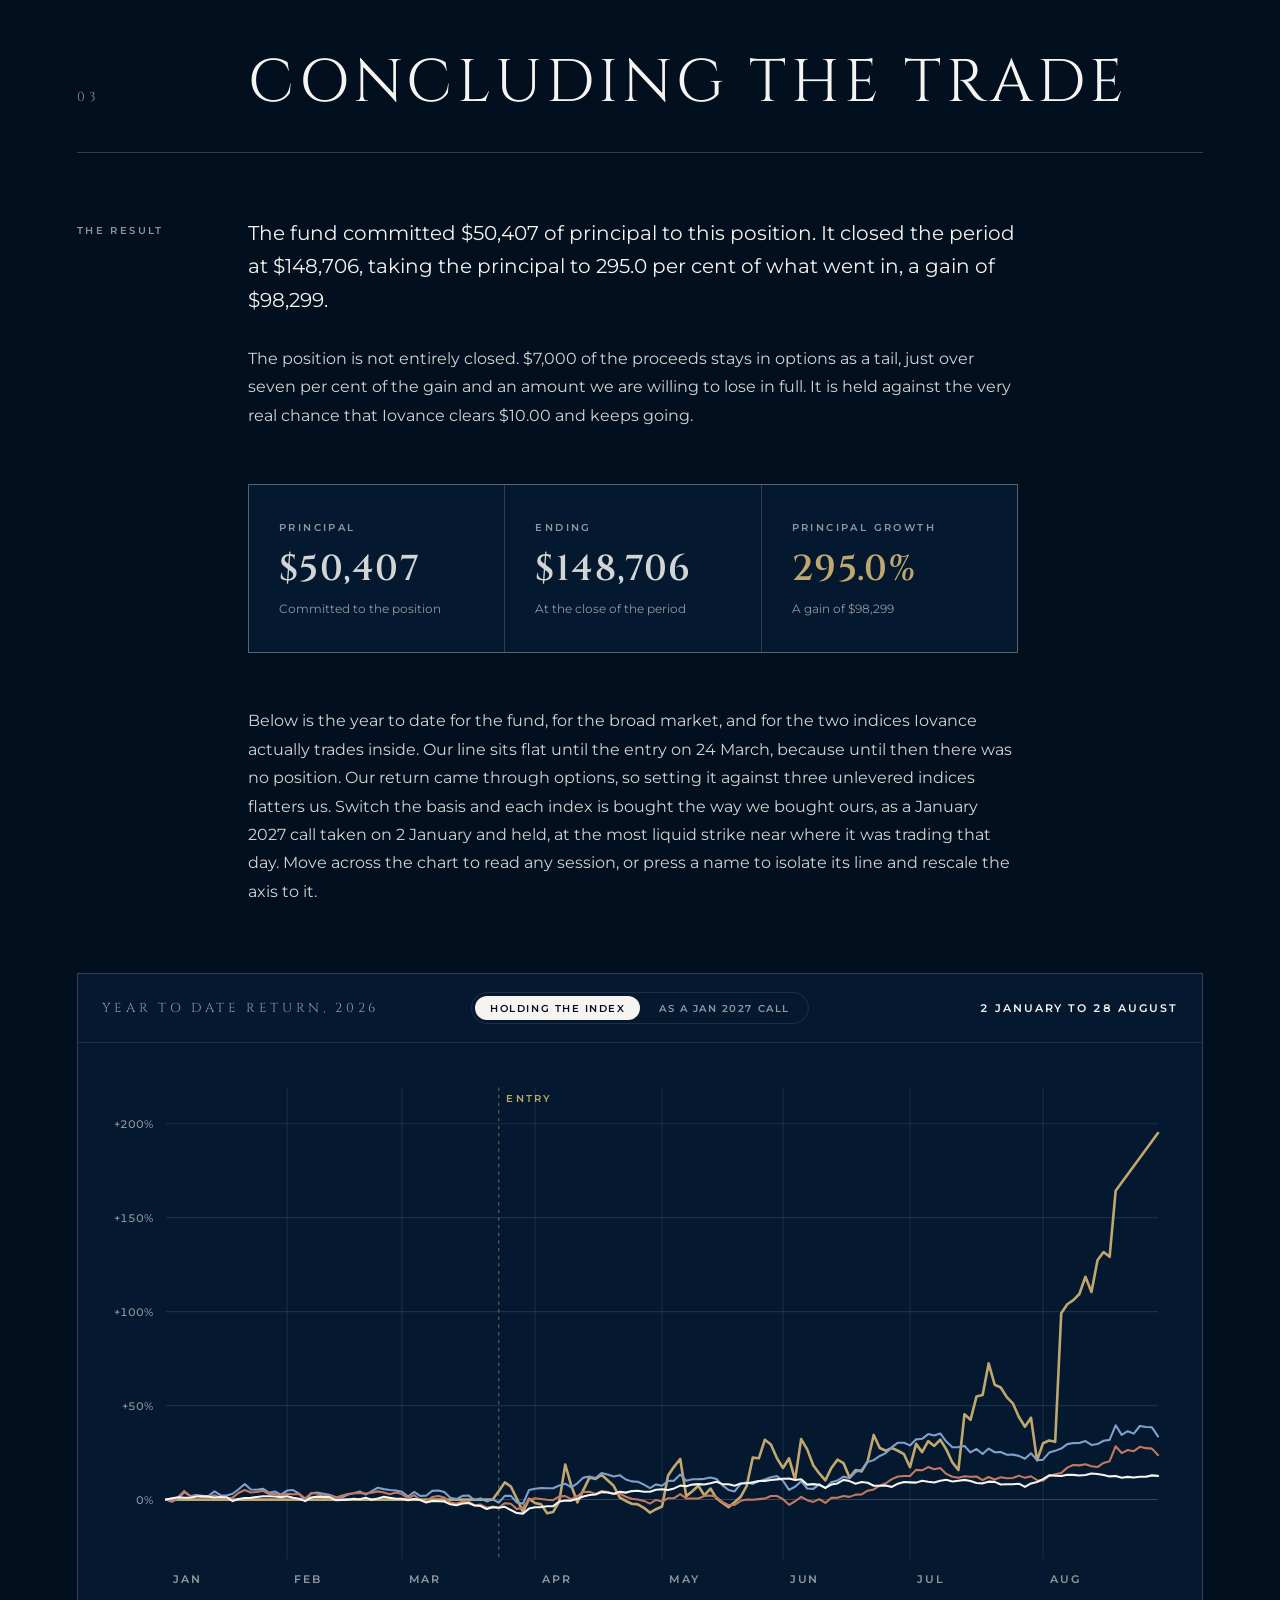
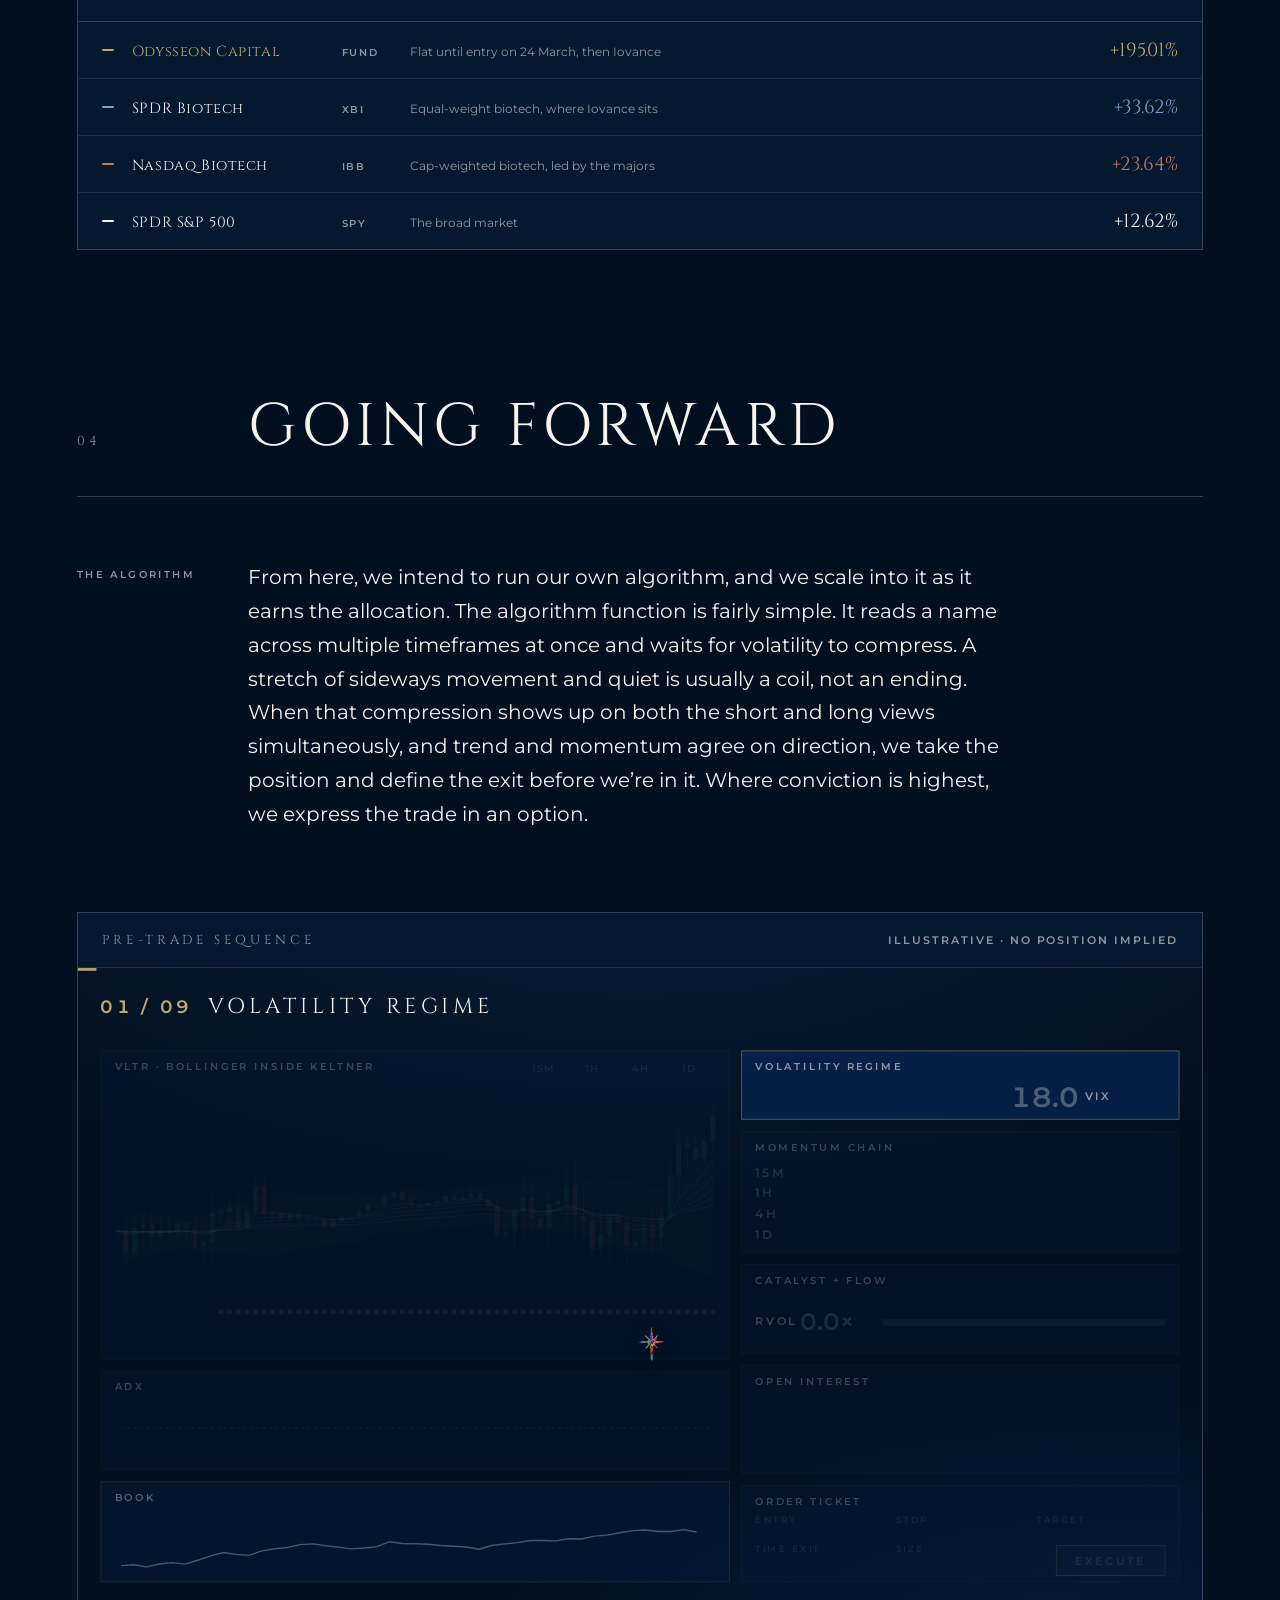
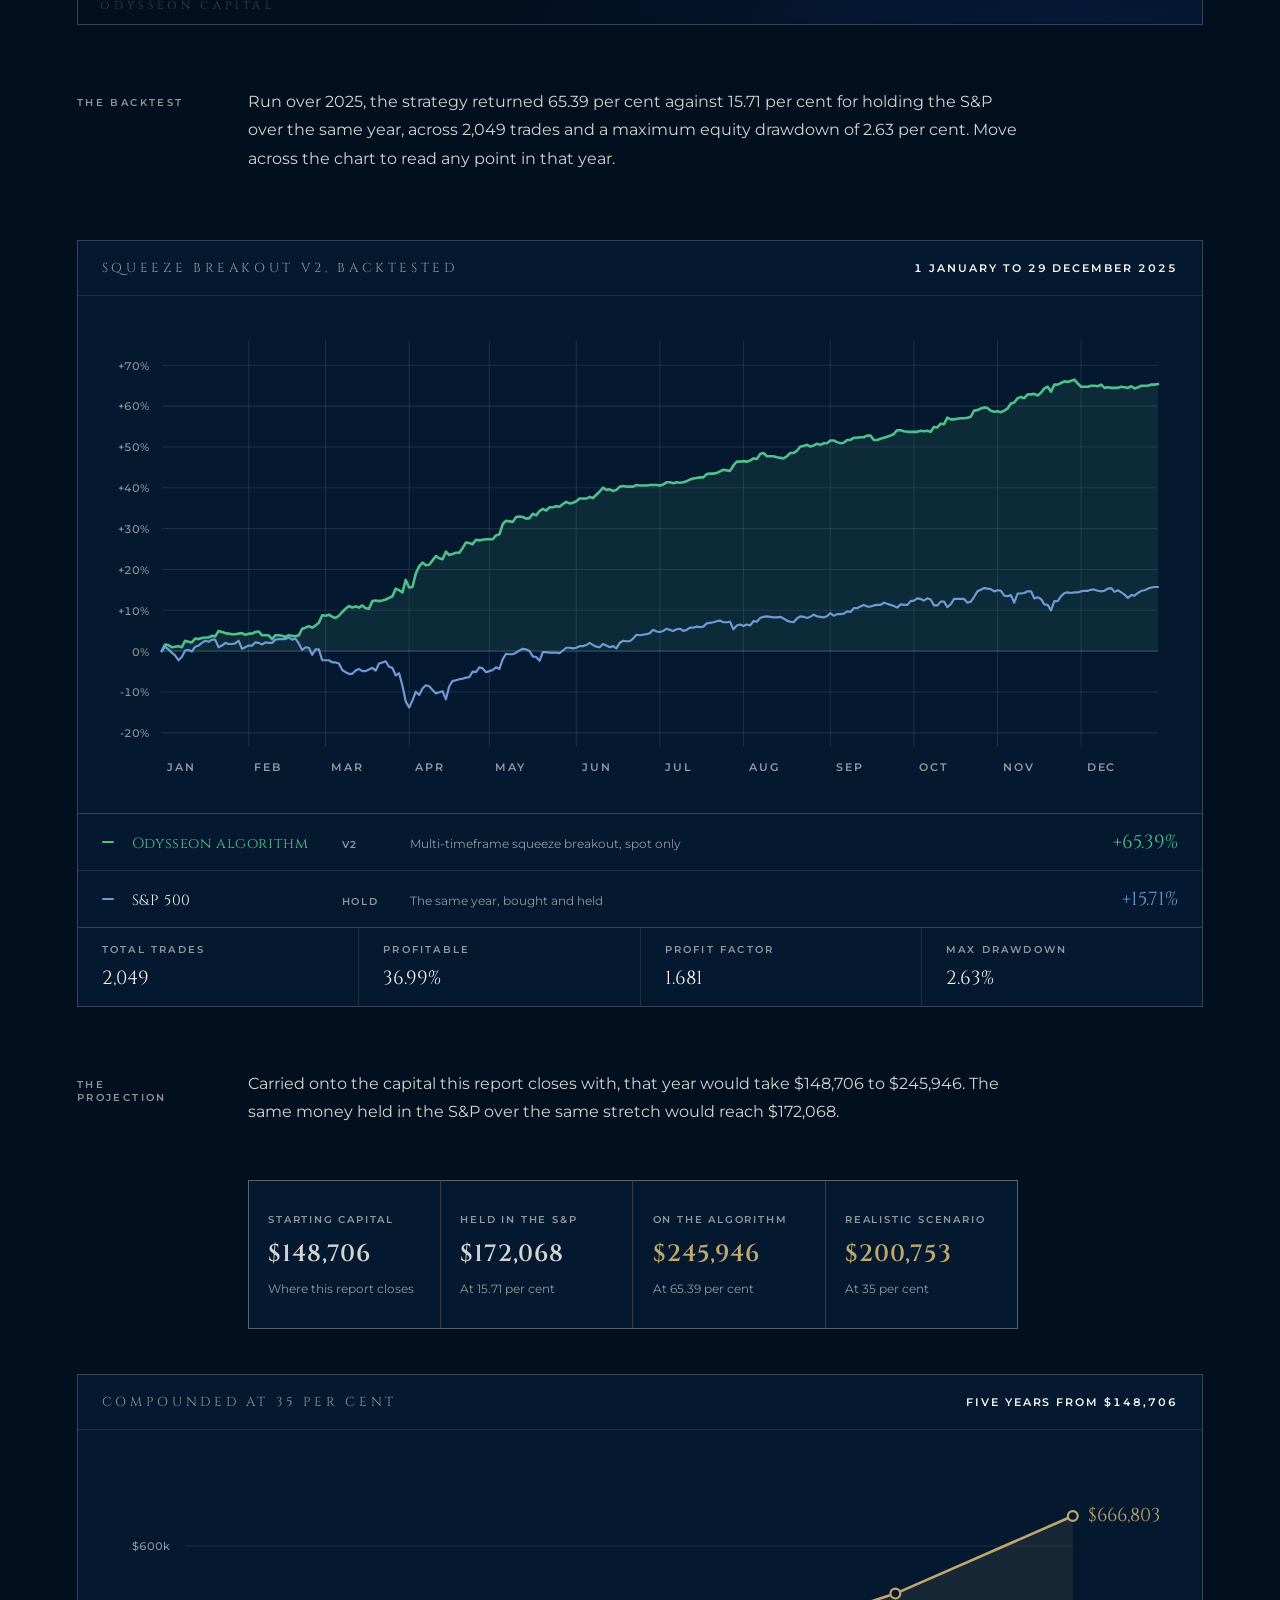
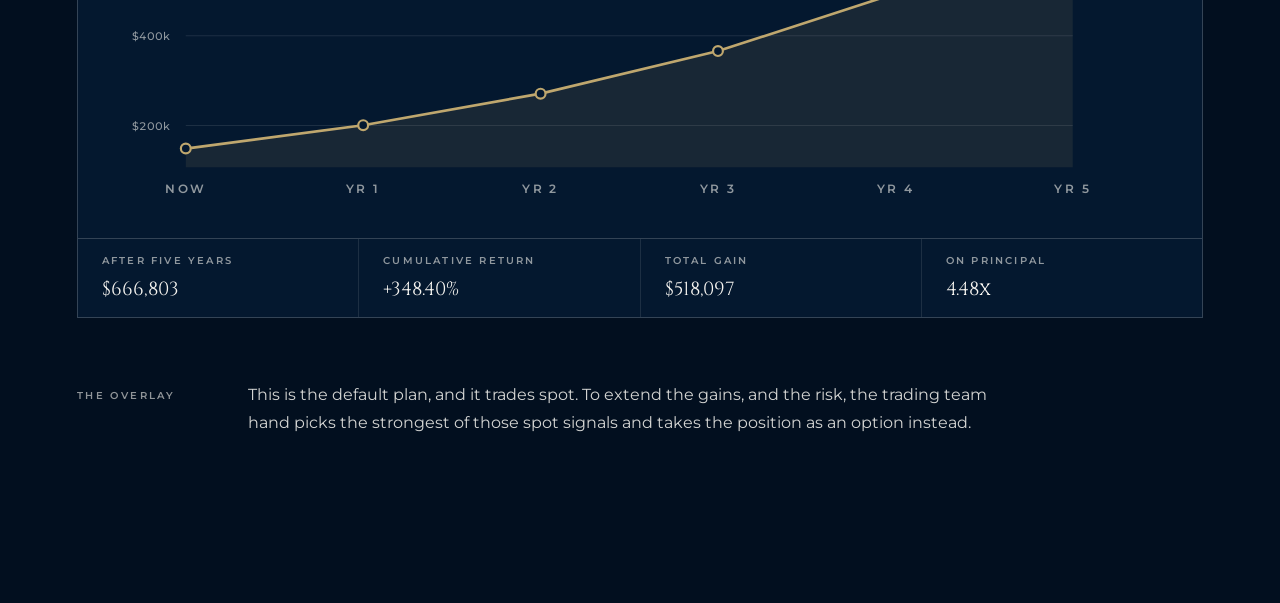
<file: iovance.html>
<!doctype html>
<html lang="en">
<head>
<meta charset="utf-8">
<meta name="viewport" content="width=device-width, initial-scale=1">
<meta name="color-scheme" content="dark">
<title>Odysseon Capital · The Iovance Trade</title>
<link rel="preconnect" href="https://fonts.googleapis.com">
<link rel="preconnect" href="https://fonts.gstatic.com" crossorigin>
<link href="https://fonts.googleapis.com/css2?family=Cinzel:wght@400;500;600&family=Montserrat:wght@400;500;600&display=swap" rel="stylesheet">
<link rel="stylesheet" href="styles.css?v=1790006061">
<script>document.documentElement.className += " js";</script>
</head>
<body>

  <div class="sweep" aria-hidden="true"></div>

  <header class="topbar">
    <a class="topbar__mark topbar__back" href="index.html">&#8592;&nbsp;&nbsp;The Ledger</a>
  <nav class="tabs">
          <a class="tabs__t" href="index.html">The Ledger</a>
          <a class="tabs__t" href="algorithm.html">The Algorithm</a>
      <a class="tabs__t" href="why-us.html">Why Us</a>
      <a class="tabs__t" href="allocate.html">Allocate</a>
      <a class="tabs__t" href="socials.html">Socials</a>
        </nav>
    <span class="topbar__meta">Portfolio Report</span>
  </header>

  <div class="railbar">
    <a class="railbar__back" href="index.html">&#8592;&nbsp;&nbsp;The Ledger</a>
    <span>The Iovance Trade</span>
  </div>

  <main class="hero">

    <div class="logo-wrap">
      <!-- b-roll sits behind the wordmark and shows through the pill's counter,
           which is the one fully enclosed opening in the mark -->
      <div class="logo-pill" aria-hidden="true">
        <div class="logo-pill__layer" data-layer="a">
          <video class="logo-pill__bg" muted playsinline loop preload="auto"></video>
          <video class="logo-pill__fg" muted playsinline loop preload="auto"></video>
        </div>
        <div class="logo-pill__layer" data-layer="b">
          <video class="logo-pill__bg" muted playsinline loop preload="auto"></video>
          <video class="logo-pill__fg" muted playsinline loop preload="auto"></video>
        </div>
      </div>
      <img class="logo" src="assets/odysseon-logo-light.png" alt="Odysseon Capital">
    </div>

    <div class="title-block">
      <div class="rule"></div>
      <h1 class="company">The Iovance Trade</h1>
      <p class="subtitle">Our Execution &amp; Outcome</p>
    </div>

    <nav class="actions">
      <a class="btn btn--solid" href="#introduction" data-enter>Read the Report</a>
    </nav>

  </main>

  <article class="report" id="introduction">
    <section class="section">

      <header class="section__head reveal">
        <span class="section__num">01</span>
        <h2 class="section__title">Introduction</h2>
      </header>

      <div class="section__body">
        <div class="rail reveal">The Position</div>

        <div class="prose">
          <p class="lead reveal">
            Iovance Biotherapeutics makes Amtagvi, the first tumour-infiltrating lymphocyte
            therapy the FDA has ever approved, cleared in February 2024 for advanced melanoma.
          </p>

          <div class="plan">
            <p class="plan__label reveal">Our Plan of Action</p>

            <p class="reveal">
              The trade began in mid&#8209;March 2026; the entry price was just above $3.50. The
              target mapped out was $10.00 by January 2027 at the latest. Iovance, however, moved
              sooner rather than later, reaching the mid&#8209;nines by August. It was time to begin
              scaling out, as the price prediction had virtually been achieved. Across August the
              position was averaged out, selling in a range from $9.36 down to $8.30, five months
              ahead of the date in the plan.
            </p>

            <p class="reveal">
              We exited for two reasons. The first was mechanical: holding past the move meant
              paying option decay every week for a target we had already effectively reached. The
              second was discipline. We took the trade we had written down, not the one hindsight
              would have written for us. Contentment, not greed.
            </p>
          </div>

          <div class="marks">
            <div class="mark mark--ours reveal">
              <p class="mark__k">Entry</p>
              <p class="mark__v">$3.50</p>
              <p class="mark__n">Mid-March 2026</p>
            </div>
            <div class="mark reveal" data-delay="90">
              <p class="mark__k">Target</p>
              <p class="mark__v">$10.00</p>
              <p class="mark__n">By January 2027</p>
            </div>
            <div class="mark mark--ours reveal" data-delay="180">
              <p class="mark__k">Exit</p>
              <p class="mark__v mark__v--range">$9.36 &ndash; $8.30</p>
              <p class="mark__n">Scaled out across August 2026</p>
            </div>
          </div>
        </div>
      </div>

    </section>

    <section class="section" id="timeline">

      <header class="section__head reveal">
        <span class="section__num">02</span>
        <h2 class="section__title">Time Line</h2>
      </header>

      <div class="section__body">
        <div class="rail reveal">The Chart</div>

        <div>
          <p class="tl-note reveal">
            The line below is IOVA from the start of February 2026 to the last close before this
            report. Every marked session is one that moved the stock materially, up or down. Press
            any of them, on the chart or in the index beneath it, to watch the move draw itself and
            read what it did to the price.
          </p>

          <div class="tl-chart reveal">
            <svg id="tl-overview" role="img"
                 aria-label="IOVA daily closing price, February to August 2026, with marked events"></svg>
          </div>

          <div id="tl-index" class="reveal"></div>
        </div>
      </div>

    </section>

    <section class="section" id="conclusion">

      <header class="section__head reveal">
        <span class="section__num">03</span>
        <h2 class="section__title">Concluding The Trade</h2>
      </header>

      <div class="section__body">
        <div class="rail reveal">The Result</div>

        <div class="prose">
          <p class="lead reveal">
            The fund committed $50,407 of principal to this position. It closed the period at
            $148,706, taking the principal to 295.0 per cent of what went in, a gain of $98,299.
          </p>

          <p class="reveal">
            The position is not entirely closed. $7,000 of the proceeds stays in options as a tail,
            just over seven per cent of the gain and an amount we are willing to lose in full. It is
            held against the very real chance that Iovance clears $10.00 and keeps going.
          </p>

          <div class="marks">
            <div class="mark reveal">
              <p class="mark__k">Principal</p>
              <p class="mark__v">$50,407</p>
              <p class="mark__n">Committed to the position</p>
            </div>
            <div class="mark reveal" data-delay="90">
              <p class="mark__k">Ending</p>
              <p class="mark__v">$148,706</p>
              <p class="mark__n">At the close of the period</p>
            </div>
            <div class="mark mark--ours reveal" data-delay="180">
              <p class="mark__k">Principal growth</p>
              <p class="mark__v">295.0%</p>
              <p class="mark__n">A gain of $98,299</p>
            </div>
          </div>

          <p class="reveal bench-lede">
            Below is the year to date for the fund, for the broad market, and for the two indices
            Iovance actually trades inside. Our line sits flat until the entry on 24 March, because
            until then there was no position. Our return came through options, so setting it against
            three unlevered indices flatters us. Switch the basis and each index is bought the way we
            bought ours, as a January 2027 call taken on 2 January and held, at the most liquid strike
            near where it was trading that day. Move across the chart to read any session, or press a
            name to isolate its line and rescale the axis to it.
          </p>
        </div>
      </div>

      <div class="bench reveal">
        <div class="bench__head">
          <span class="bench__title" data-b="title">Year to date return, 2026</span>

          <div class="bench__modes" role="group" aria-label="Comparison basis">
            <button type="button" class="bench__mode is-on" data-mode="ytd">Holding the index</button>
            <button type="button" class="bench__mode" data-mode="options">As a Jan 2027 call</button>
          </div>

          <span class="bench__date" data-b="date">2 January to 28 August</span>
        </div>

        <div class="bench__chart">
          <svg id="bench-svg" role="img"
               aria-label="Year to date total return for the S&amp;P 500, XBI and IBB, January to August 2026"></svg>
        </div>

        <div class="bench__legend" id="bench-legend"></div>
      </div>

    </section>

    <section class="section" id="going-forward">

      <header class="section__head reveal">
        <span class="section__num">04</span>
        <h2 class="section__title">Going Forward</h2>
      </header>

      <div class="section__body">
        <div class="rail reveal">The Algorithm</div>

        <div class="prose">
          <p class="lead reveal">
            From here, we intend to run our own algorithm, and we scale into it as it earns the
            allocation. The algorithm function is fairly simple. It reads a name across multiple
            timeframes at once and waits for volatility to compress. A stretch of sideways movement
            and quiet is usually a coil, not an ending. When that compression shows up on both the
            short and long views simultaneously, and trend and momentum agree on direction, we take
            the position and define the exit before we&rsquo;re in it. Where conviction is highest,
            we express the trade in an option.
          </p>

        </div>
      </div>

      <div class="seq reveal">
        <div class="seq__head">
          <span class="seq__title">Pre-trade sequence</span>
          <span class="seq__meta">Illustrative &middot; no position implied</span>
        </div>
        <div id="seq-stage"></div>
      </div>

      <div class="section__body">
        <div class="rail reveal">The Backtest</div>

        <div class="prose">
          <p class="reveal">
            Run over 2025, the strategy returned 65.39 per cent against 15.71 per cent for holding
            the S&amp;P over the same year, across 2,049 trades and a maximum equity drawdown of
            2.63 per cent. Move across the chart to read any point in that year.
          </p>
        </div>
      </div>

      <div class="bench reveal">
        <div class="bench__head bench__head--plain">
          <span class="bench__title">Squeeze Breakout V2, backtested</span>
          <span class="bench__date" data-a="date">1 January to 29 December 2025</span>
        </div>

        <div class="bench__chart">
          <svg id="algo-svg" role="img"
               aria-label="Backtested equity curve for the Odysseon algorithm against the S&amp;P 500, 2025"></svg>
        </div>

        <div class="bench__legend" id="algo-legend"></div>

        <div class="bench__stats">
          <div class="bstat"><p class="bstat__k">Total trades</p><p class="bstat__v">2,049</p></div>
          <div class="bstat"><p class="bstat__k">Profitable</p><p class="bstat__v">36.99%</p></div>
          <div class="bstat"><p class="bstat__k">Profit factor</p><p class="bstat__v">1.681</p></div>
          <div class="bstat"><p class="bstat__k">Max drawdown</p><p class="bstat__v">2.63%</p></div>
        </div>
      </div>

      <div class="section__body">
        <div class="rail reveal">The Projection</div>

        <div class="prose">
          <p class="reveal">
            Carried onto the capital this report closes with, that year would take $148,706 to
            $245,946. The same money held in the S&amp;P over the same stretch would reach $172,068.
          </p>

          <div class="marks marks--4">
            <div class="mark reveal">
              <p class="mark__k">Starting capital</p>
              <p class="mark__v">$148,706</p>
              <p class="mark__n">Where this report closes</p>
            </div>
            <div class="mark reveal" data-delay="90">
              <p class="mark__k">Held in the S&amp;P</p>
              <p class="mark__v">$172,068</p>
              <p class="mark__n">At 15.71 per cent</p>
            </div>
            <div class="mark mark--ours reveal" data-delay="180">
              <p class="mark__k">On the algorithm</p>
              <p class="mark__v">$245,946</p>
              <p class="mark__n">At 65.39 per cent</p>
            </div>
            <div class="mark mark--ours reveal" data-delay="270">
              <p class="mark__k">Realistic scenario</p>
              <p class="mark__v">$200,753</p>
              <p class="mark__n">At 35 per cent</p>
            </div>
          </div>

        </div>
      </div>

      <div class="bench reveal" id="compound">
        <div class="bench__head bench__head--plain">
          <span class="bench__title">Compounded at 35 per cent</span>
          <span class="bench__date" data-c="label">Five years from $148,706</span>
        </div>

        <div class="bench__chart">
          <svg id="cmp-svg" role="img"
               aria-label="The realistic scenario compounded for five years, from $148,706 to $666,803"></svg>
        </div>

        <div class="bench__stats">
          <div class="bstat"><p class="bstat__k">After five years</p><p class="bstat__v">$666,803</p></div>
          <div class="bstat"><p class="bstat__k">Cumulative return</p><p class="bstat__v">+348.40%</p></div>
          <div class="bstat"><p class="bstat__k">Total gain</p><p class="bstat__v">$518,097</p></div>
          <div class="bstat"><p class="bstat__k">On principal</p><p class="bstat__v">4.48x</p></div>
        </div>
      </div>

      <div class="section__body">
        <div class="rail reveal">The Overlay</div>

        <div class="prose">
          <p class="reveal">
            This is the default plan, and it trades spot. To extend the gains, and the risk, the
            trading team hand picks the strongest of those spot signals and takes the position as an
            option instead.
          </p>
        </div>
      </div>

    </section>

  </article>

  <footer class="footer">
    <span>Odysseon Holdings Limited</span>
    <span>August 2026</span>
  </footer>


  <div class="cu" id="tl-modal" aria-hidden="true" role="dialog" aria-modal="true" aria-labelledby="cu-title">
    <div class="cu__scrim"></div>
    <div class="cu__panel">
      <button class="cu__close" type="button" aria-label="Close">&#10005;</button>
      <p class="cu__date" data-m="date"></p>
      <h3 class="cu__title" id="cu-title" data-m="title"></h3>

      <svg class="cu__chart" data-m="chart" role="img" aria-label="Price movement around the event"></svg>

      <div class="cu__figures">
        <div class="cu-figure">
          <p class="cu-figure__k" data-m="pctkey">Change on the day</p>
          <p class="cu-figure__v" data-m="pct"></p>
        </div>
        <div class="cu-figure">
          <p class="cu-figure__k" data-m="pxkey">New price</p>
          <p class="cu-figure__v" data-m="px"></p>
        </div>
        <div class="cu-figure">
          <p class="cu-figure__k" data-m="volkey">Volume</p>
          <p class="cu-figure__v" data-m="vol"></p>
        </div>
      </div>

      <p class="cu__body" data-m="body"></p>
    </div>
  </div>

  <script \1?v=1788197969"></script>
  <script \1?v=1788197969"></script>
  <script src="timeline.config.js?v=1790005524"></script>
  <script src="content.config.js?v=1790005524"></script>
  <script src="sequence.js?v=1790005524"></script>
  <script src="compound.js?v=1790005524"></script>
  <script src="algo.js?v=1790005524"></script>
  <script src="algo-chart.js?v=1790005524"></script>
  <script src="benchmarks.js?v=1790005524"></script>
  <script src="bench.js?v=1790005524"></script>
  <script src="pill.js?v=1790005524"></script>
  <script src="app.js?v=1790005524"></script>
  <script src="data.js?v=1790005524"></script>
  <script src="timeline.js?v=1790005524"></script>
</body>
</html>
</file>
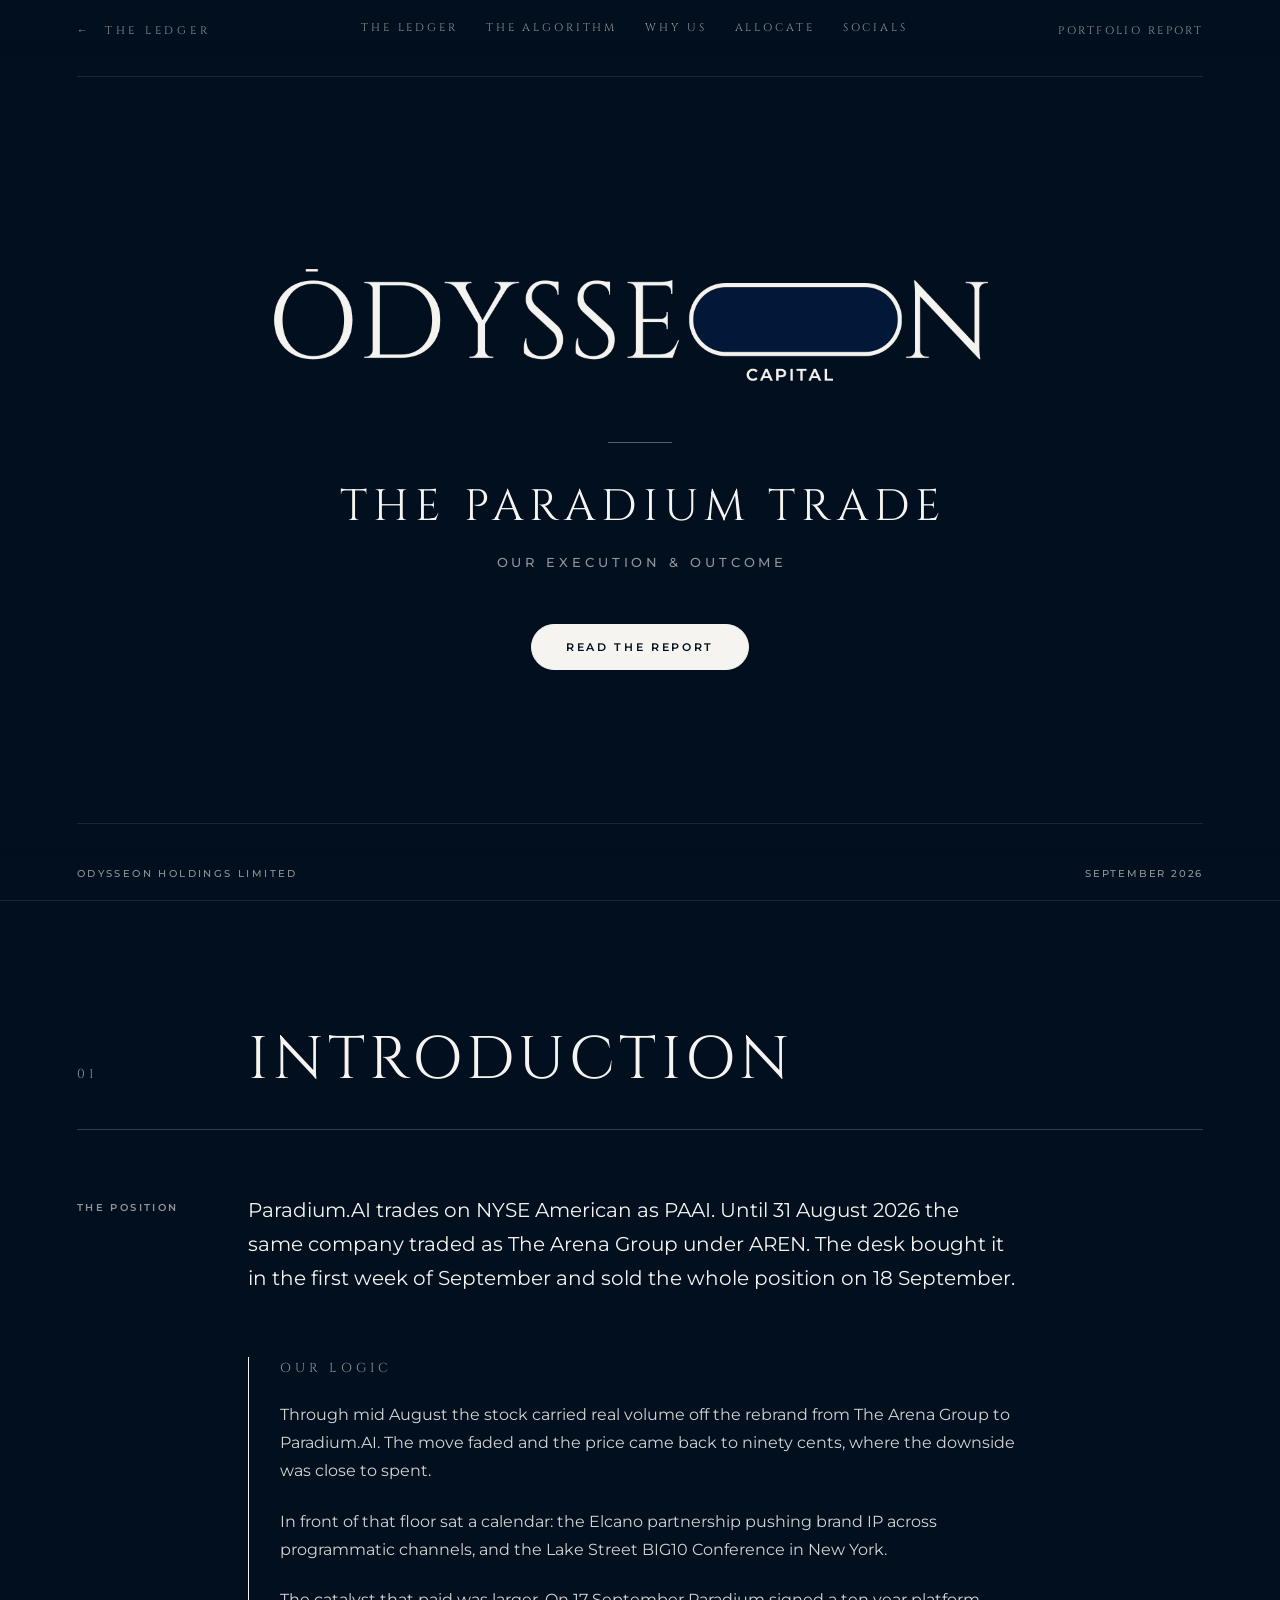
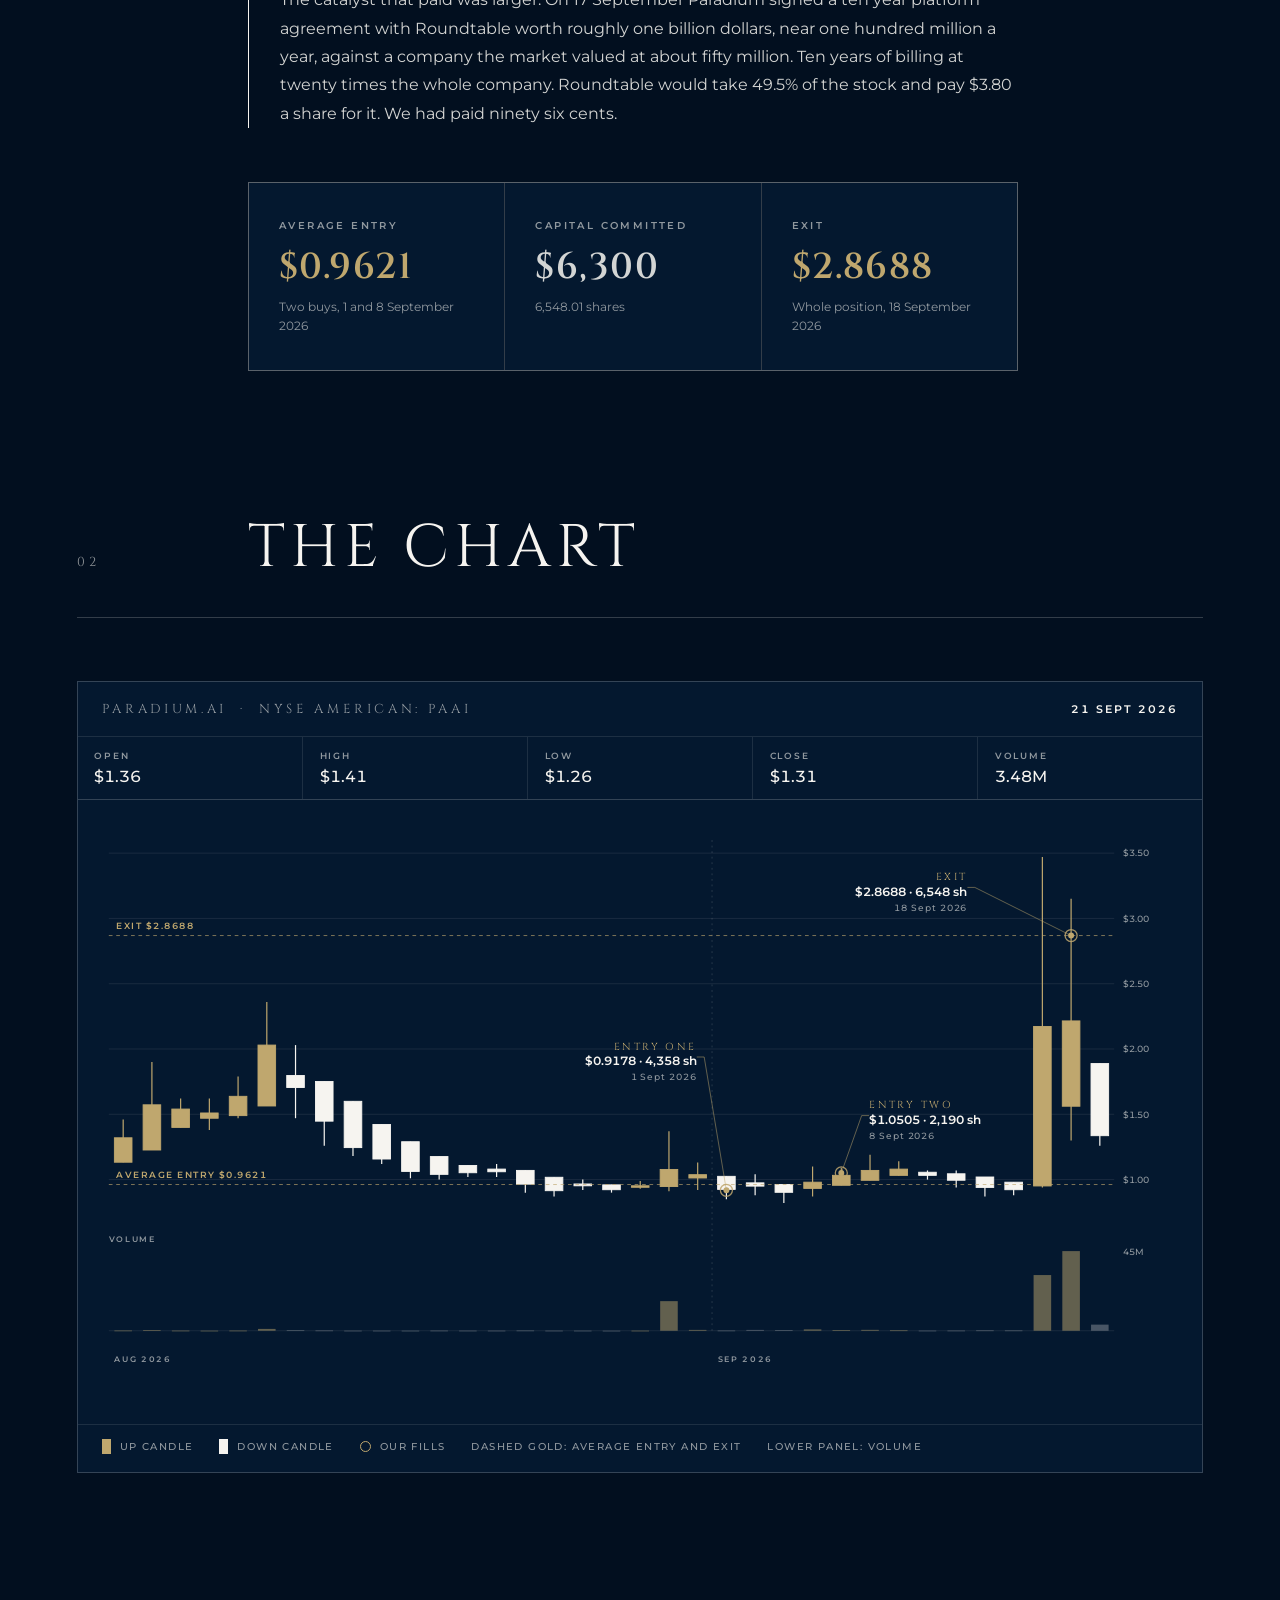
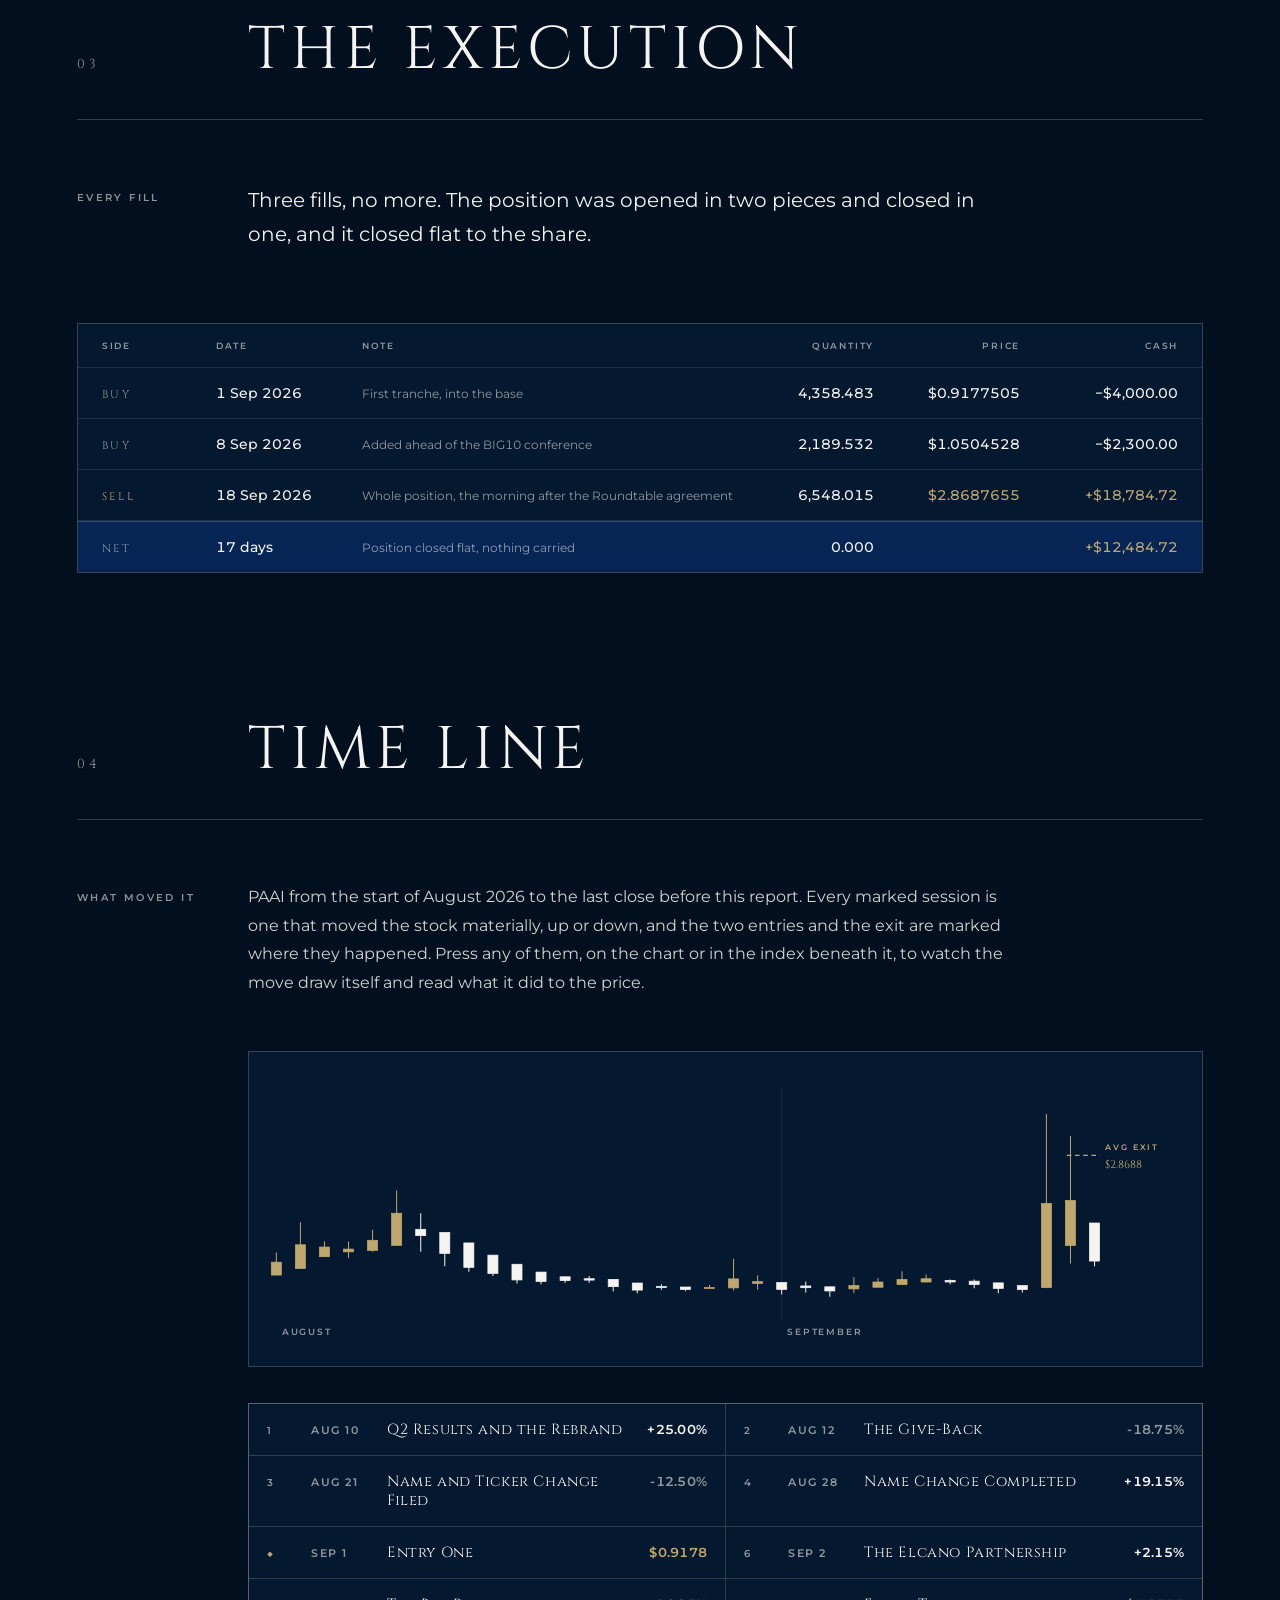
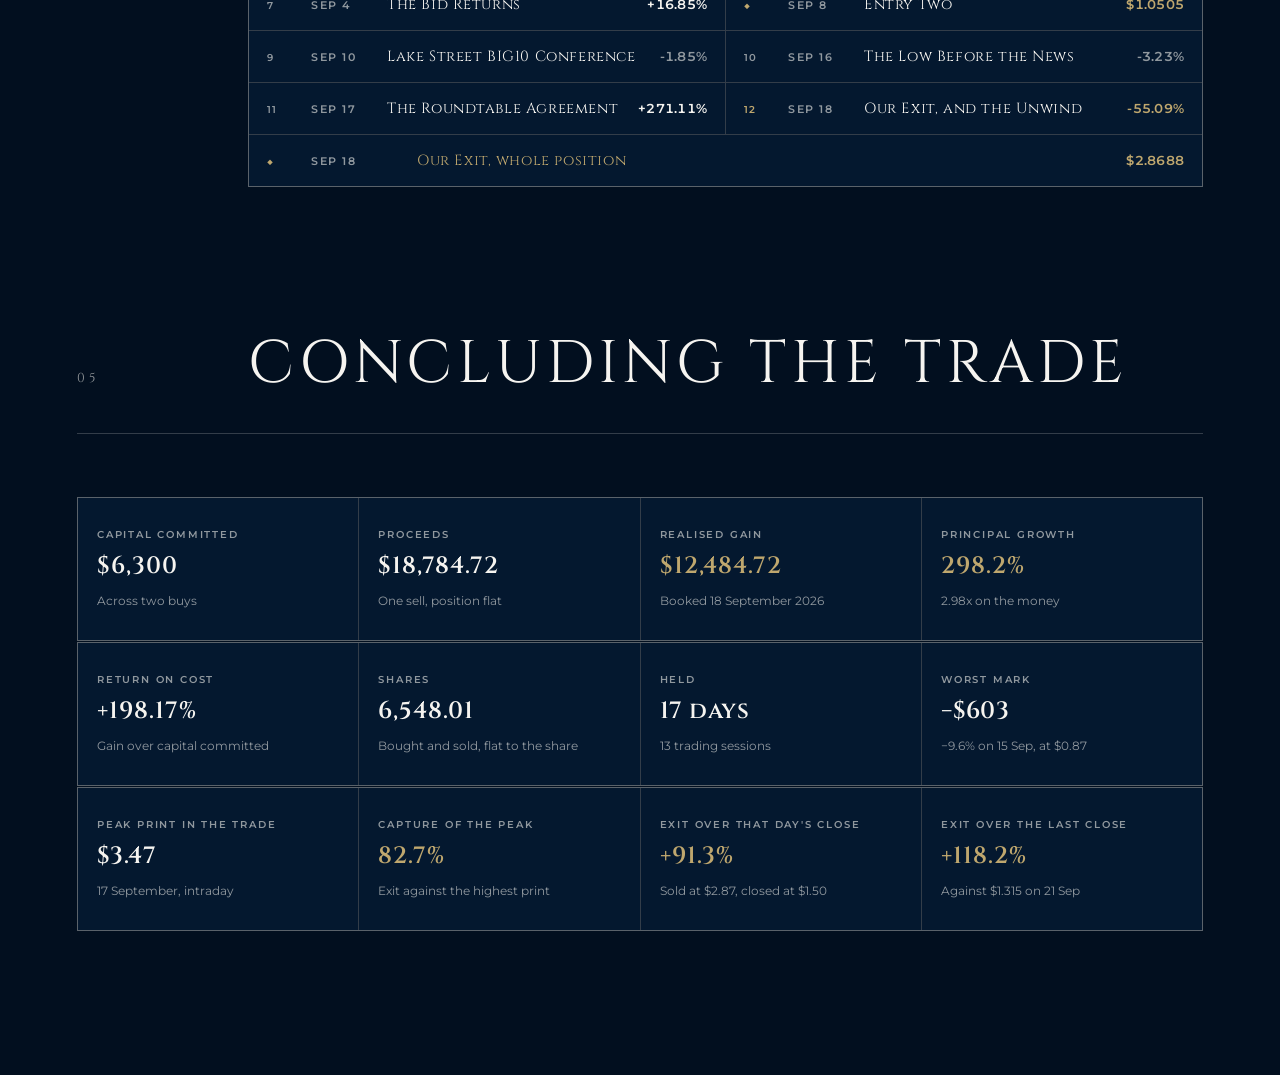
<file: paradium.html>
<!doctype html>
<html lang="en">
<head>
<meta charset="utf-8">
<meta name="viewport" content="width=device-width, initial-scale=1">
<meta name="color-scheme" content="dark">
<title>Odysseon Capital · The Paradium Trade</title>
<link rel="preconnect" href="https://fonts.googleapis.com">
<link rel="preconnect" href="https://fonts.gstatic.com" crossorigin>
<link href="https://fonts.googleapis.com/css2?family=Cinzel:wght@400;500;600&family=Montserrat:wght@400;500;600&display=swap" rel="stylesheet">
<link rel="stylesheet" href="styles.css?v=1790010000">
<script>document.documentElement.className += " js";</script>
</head>
<body>

  <div class="sweep" aria-hidden="true"></div>

  <header class="topbar">
    <a class="topbar__mark topbar__back" href="index.html">&#8592;&nbsp;&nbsp;The Ledger</a>
  <nav class="tabs">
          <a class="tabs__t" href="index.html">The Ledger</a>
          <a class="tabs__t" href="algorithm.html">The Algorithm</a>
      <a class="tabs__t" href="why-us.html">Why Us</a>
      <a class="tabs__t" href="allocate.html">Allocate</a>
      <a class="tabs__t" href="socials.html">Socials</a>
        </nav>
    <span class="topbar__meta">Portfolio Report</span>
  </header>

  <div class="railbar">
    <a class="railbar__back" href="index.html">&#8592;&nbsp;&nbsp;The Ledger</a>
    <span>The Paradium Trade</span>
  </div>

  <main class="hero">

    <div class="logo-wrap">
      <div class="logo-pill" aria-hidden="true">
        <div class="logo-pill__layer" data-layer="a">
          <video class="logo-pill__bg" muted playsinline loop preload="auto"></video>
          <video class="logo-pill__fg" muted playsinline loop preload="auto"></video>
        </div>
        <div class="logo-pill__layer" data-layer="b">
          <video class="logo-pill__bg" muted playsinline loop preload="auto"></video>
          <video class="logo-pill__fg" muted playsinline loop preload="auto"></video>
        </div>
      </div>
      <img class="logo" src="assets/odysseon-logo-light.png" alt="Odysseon Capital">
    </div>

    <div class="title-block">
      <div class="rule"></div>
      <h1 class="company">The Paradium Trade</h1>
      <p class="subtitle">Our Execution &amp; Outcome</p>
    </div>

    <nav class="actions">
      <a class="btn btn--solid" href="#introduction" data-enter>Read the Report</a>
    </nav>

  </main>

  <article class="report" id="introduction">

    <!-- ============ 01 ============ -->
    <section class="section">

      <header class="section__head reveal">
        <span class="section__num">01</span>
        <h2 class="section__title">Introduction</h2>
      </header>

      <div class="section__body">
        <div class="rail reveal">The Position</div>

        <div class="prose">
          <p class="lead reveal">
            Paradium.AI trades on NYSE American as PAAI. Until 31 August 2026 the same company
            traded as The Arena Group under AREN. The desk bought it in the first week of
            September and sold the whole position on 18 September.
          </p>

          <div class="plan">
            <p class="plan__label reveal">Our Logic</p>

            <p class="reveal">
              Through mid August the stock carried real volume off the rebrand from The Arena
              Group to Paradium.AI. The move faded and the price came back to ninety cents, where
              the downside was close to spent.
            </p>

            <p class="reveal">
              In front of that floor sat a calendar: the Elcano partnership pushing brand IP
              across programmatic channels, and the Lake Street BIG10 Conference in New York.
            </p>

            <p class="reveal">
              The catalyst that paid was larger. On 17 September Paradium signed a ten year
              platform agreement with Roundtable worth roughly one billion dollars, near one
              hundred million a year, against a company the market valued at about fifty million.
              Ten years of billing at twenty times the whole company. Roundtable would take 49.5%
              of the stock and pay $3.80 a share for it. We had paid ninety six cents.
            </p>
          </div>

          <div class="marks">
            <div class="mark mark--ours reveal">
              <p class="mark__k">Average entry</p>
              <p class="mark__v">$0.9621</p>
              <p class="mark__n">Two buys, 1 and 8 September 2026</p>
            </div>
            <div class="mark reveal" data-delay="90">
              <p class="mark__k">Capital committed</p>
              <p class="mark__v">$6,300</p>
              <p class="mark__n">6,548.01 shares</p>
            </div>
            <div class="mark mark--ours reveal" data-delay="180">
              <p class="mark__k">Exit</p>
              <p class="mark__v">$2.8688</p>
              <p class="mark__n">Whole position, 18 September 2026</p>
            </div>
          </div>
        </div>
      </div>

    </section>

    <!-- ============ 02 ============ -->
    <section class="section" id="chart">

      <header class="section__head reveal">
        <span class="section__num">02</span>
        <h2 class="section__title">The Chart</h2>
      </header>

      <div class="pa reveal">
        <div class="pa__head">
          <span class="pa__title">Paradium.AI &nbsp;&middot;&nbsp; NYSE American: PAAI</span>
          <span class="pa__date" data-pa="date"></span>
        </div>

        <div class="pa__read">
          <div class="pa-cell"><p class="pa-cell__k">Open</p><p class="pa-cell__v" data-pa="o"></p></div>
          <div class="pa-cell"><p class="pa-cell__k">High</p><p class="pa-cell__v" data-pa="h"></p></div>
          <div class="pa-cell"><p class="pa-cell__k">Low</p><p class="pa-cell__v" data-pa="l"></p></div>
          <div class="pa-cell"><p class="pa-cell__k">Close</p><p class="pa-cell__v" data-pa="c"></p></div>
          <div class="pa-cell"><p class="pa-cell__k">Volume</p><p class="pa-cell__v" data-pa="v"></p></div>
        </div>

        <div class="pa__chart">
          <svg id="pa-svg" role="img"
               aria-label="PAAI Heikin-Ashi candles, August to September 2026, with the desk's two entries and its exit marked"></svg>
        </div>

        <div class="pa__key">
          <span class="pa-key"><i class="up"></i>Up candle</span>
          <span class="pa-key"><i class="dn"></i>Down candle</span>
          <span class="pa-key"><i class="mk"></i>Our fills</span>
          <span class="pa-key">Dashed gold: average entry and exit</span>
          <span class="pa-key">Lower panel: volume</span>
        </div>
      </div>

    </section>

    <!-- ============ 03 ============ -->
    <section class="section" id="execution">

      <header class="section__head reveal">
        <span class="section__num">03</span>
        <h2 class="section__title">The Execution</h2>
      </header>

      <div class="section__body">
        <div class="rail reveal">Every Fill</div>

        <div class="prose">
          <p class="lead reveal">
            Three fills, no more. The position was opened in two pieces and closed in one, and it
            closed flat to the share.
          </p>
        </div>
      </div>

      <div class="fills reveal">
        <div class="fills__row fills__row--head">
          <span>Side</span><span>Date</span><span>Note</span>
          <span>Quantity</span><span>Price</span><span>Cash</span>
        </div>

        <div class="fills__row fills__row--buy">
          <span class="fills__side">Buy</span>
          <span class="fills__num">1 Sep 2026</span>
          <span class="fills__note">First tranche, into the base</span>
          <span class="fills__num">4,358.483</span>
          <span class="fills__num">$0.9177505</span>
          <span class="fills__num">&minus;$4,000.00</span>
        </div>

        <div class="fills__row fills__row--buy">
          <span class="fills__side">Buy</span>
          <span class="fills__num">8 Sep 2026</span>
          <span class="fills__note">Added ahead of the BIG10 conference</span>
          <span class="fills__num">2,189.532</span>
          <span class="fills__num">$1.0504528</span>
          <span class="fills__num">&minus;$2,300.00</span>
        </div>

        <div class="fills__row fills__row--sell">
          <span class="fills__side">Sell</span>
          <span class="fills__num">18 Sep 2026</span>
          <span class="fills__note">Whole position, the morning after the Roundtable agreement</span>
          <span class="fills__num">6,548.015</span>
          <span class="fills__num fills__num--gold">$2.8687655</span>
          <span class="fills__num fills__num--gold">+$18,784.72</span>
        </div>

        <div class="fills__row fills__row--total">
          <span class="fills__side">Net</span>
          <span class="fills__num">17 days</span>
          <span class="fills__note">Position closed flat, nothing carried</span>
          <span class="fills__num">0.000</span>
          <span class="fills__num">&nbsp;</span>
          <span class="fills__num fills__num--gold">+$12,484.72</span>
        </div>
      </div>

    </section>

    <!-- ============ 04 ============ -->
    <section class="section" id="catalysts">

      <header class="section__head reveal">
        <span class="section__num">04</span>
        <h2 class="section__title">Time Line</h2>
      </header>

      <div class="section__body">
        <div class="rail reveal">What Moved It</div>

        <div>
          <p class="tl-note reveal">
            PAAI from the start of August 2026 to the last close before this report. Every marked
            session is one that moved the stock materially, up or down, and the two entries and
            the exit are marked where they happened. Press any of them, on the chart or in the
            index beneath it, to watch the move draw itself and read what it did to the price.
          </p>

          <div class="tl-chart reveal">
            <svg id="tl-overview" role="img"
                 aria-label="PAAI daily closing price, August to September 2026, with marked events"></svg>
          </div>

          <div id="tl-index" class="reveal"></div>
        </div>
      </div>

    </section>

    <!-- ============ 05 ============ -->
    <section class="section" id="concluding">

      <header class="section__head reveal">
        <span class="section__num">05</span>
        <h2 class="section__title">Concluding The Trade</h2>
      </header>

      <div class="marks marks--4 reveal" style="max-width:1180px;margin-left:auto;margin-right:auto;">
        <div class="mark">
          <p class="mark__k">Capital committed</p>
          <p class="mark__v">$6,300</p>
          <p class="mark__n">Across two buys</p>
        </div>
        <div class="mark">
          <p class="mark__k">Proceeds</p>
          <p class="mark__v">$18,784.72</p>
          <p class="mark__n">One sell, position flat</p>
        </div>
        <div class="mark mark--ours">
          <p class="mark__k">Realised gain</p>
          <p class="mark__v">$12,484.72</p>
          <p class="mark__n">Booked 18 September 2026</p>
        </div>
        <div class="mark mark--ours">
          <p class="mark__k">Principal growth</p>
          <p class="mark__v">298.2%</p>
          <p class="mark__n">2.98x on the money</p>
        </div>
      </div>

      <div class="marks marks--4 reveal" data-delay="90" style="max-width:1180px;margin-left:auto;margin-right:auto;margin-top:1px;">
        <div class="mark">
          <p class="mark__k">Return on cost</p>
          <p class="mark__v">+198.17%</p>
          <p class="mark__n">Gain over capital committed</p>
        </div>
        <div class="mark">
          <p class="mark__k">Shares</p>
          <p class="mark__v">6,548.01</p>
          <p class="mark__n">Bought and sold, flat to the share</p>
        </div>
        <div class="mark">
          <p class="mark__k">Held</p>
          <p class="mark__v mark__v--range">17 days</p>
          <p class="mark__n">13 trading sessions</p>
        </div>
        <div class="mark">
          <p class="mark__k">Worst mark</p>
          <p class="mark__v mark__v--range">&minus;$603</p>
          <p class="mark__n">&minus;9.6% on 15 Sep, at $0.87</p>
        </div>
      </div>

      <div class="marks marks--4 reveal" data-delay="180" style="max-width:1180px;margin-left:auto;margin-right:auto;margin-top:1px;">
        <div class="mark">
          <p class="mark__k">Peak print in the trade</p>
          <p class="mark__v mark__v--range">$3.47</p>
          <p class="mark__n">17 September, intraday</p>
        </div>
        <div class="mark mark--ours">
          <p class="mark__k">Capture of the peak</p>
          <p class="mark__v">82.7%</p>
          <p class="mark__n">Exit against the highest print</p>
        </div>
        <div class="mark mark--ours">
          <p class="mark__k">Exit over that day's close</p>
          <p class="mark__v">+91.3%</p>
          <p class="mark__n">Sold at $2.87, closed at $1.50</p>
        </div>
        <div class="mark mark--ours">
          <p class="mark__k">Exit over the last close</p>
          <p class="mark__v">+118.2%</p>
          <p class="mark__n">Against $1.315 on 21 Sep</p>
        </div>
      </div>

    </section>

  </article>


  <div class="cu" id="tl-modal" aria-hidden="true" role="dialog" aria-modal="true" aria-labelledby="cu-title">
    <div class="cu__scrim"></div>
    <div class="cu__panel">
      <button class="cu__close" type="button" aria-label="Close">&#10005;</button>
      <p class="cu__date" data-m="date"></p>
      <h3 class="cu__title" id="cu-title" data-m="title"></h3>

      <svg class="cu__chart" data-m="chart" role="img" aria-label="Price movement around the event"></svg>

      <div class="cu__figures">
        <div class="cu-figure">
          <p class="cu-figure__k" data-m="pctkey">Change on the day</p>
          <p class="cu-figure__v" data-m="pct"></p>
        </div>
        <div class="cu-figure">
          <p class="cu-figure__k" data-m="pxkey">New price</p>
          <p class="cu-figure__v" data-m="px"></p>
        </div>
        <div class="cu-figure">
          <p class="cu-figure__k" data-m="volkey">Volume</p>
          <p class="cu-figure__v" data-m="vol"></p>
        </div>
      </div>

      <p class="cu__body" data-m="body"></p>
    </div>
  </div>

  <footer class="footer">
    <span>Odysseon Holdings Limited</span>
    <span>September 2026</span>
  </footer>

  <script src="paai.js?v=1790010000"></script>
  <script src="paai-chart.js?v=1790010000"></script>
  <script src="paai-events.js?v=1790012000"></script>
  <script src="timeline.js?v=1790012000"></script>
  <script src="pill.js?v=1790010000"></script>
  <script src="app.js?v=1790010000"></script>
</body>
</html>
</file>
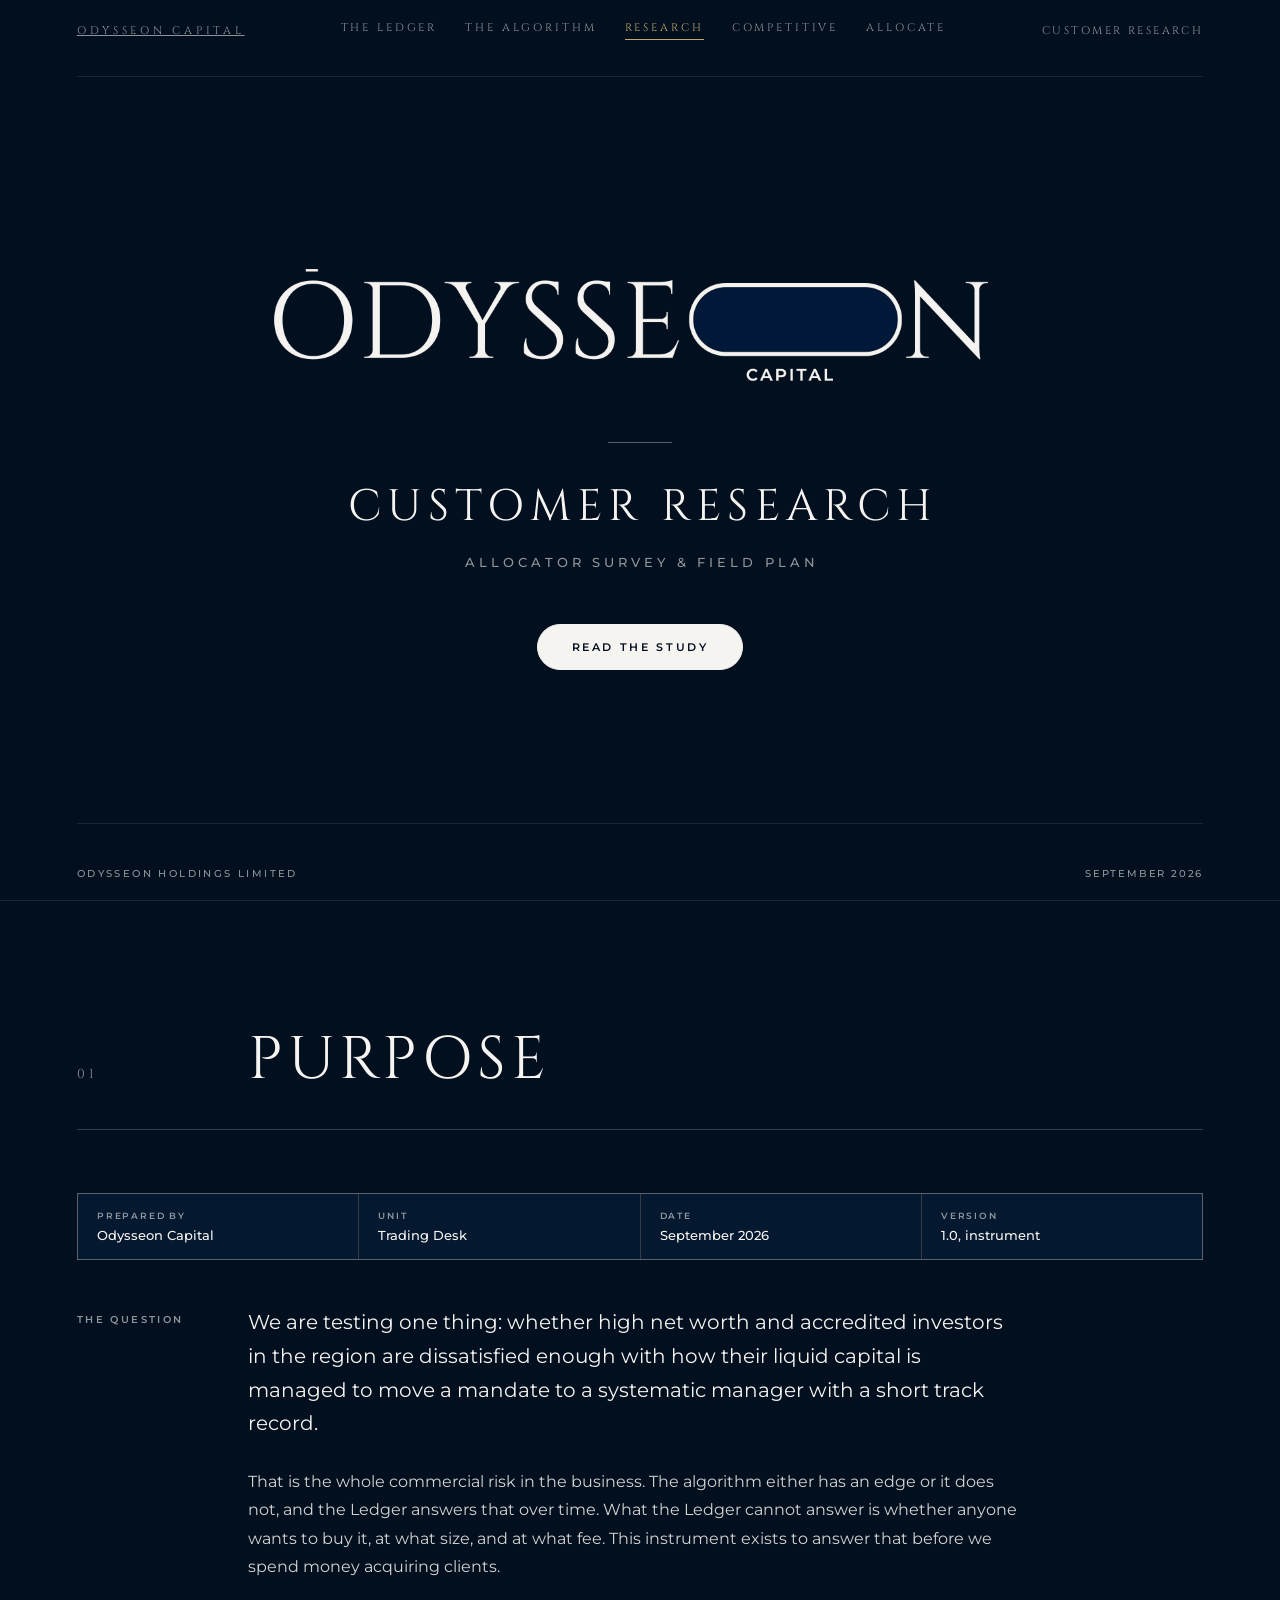
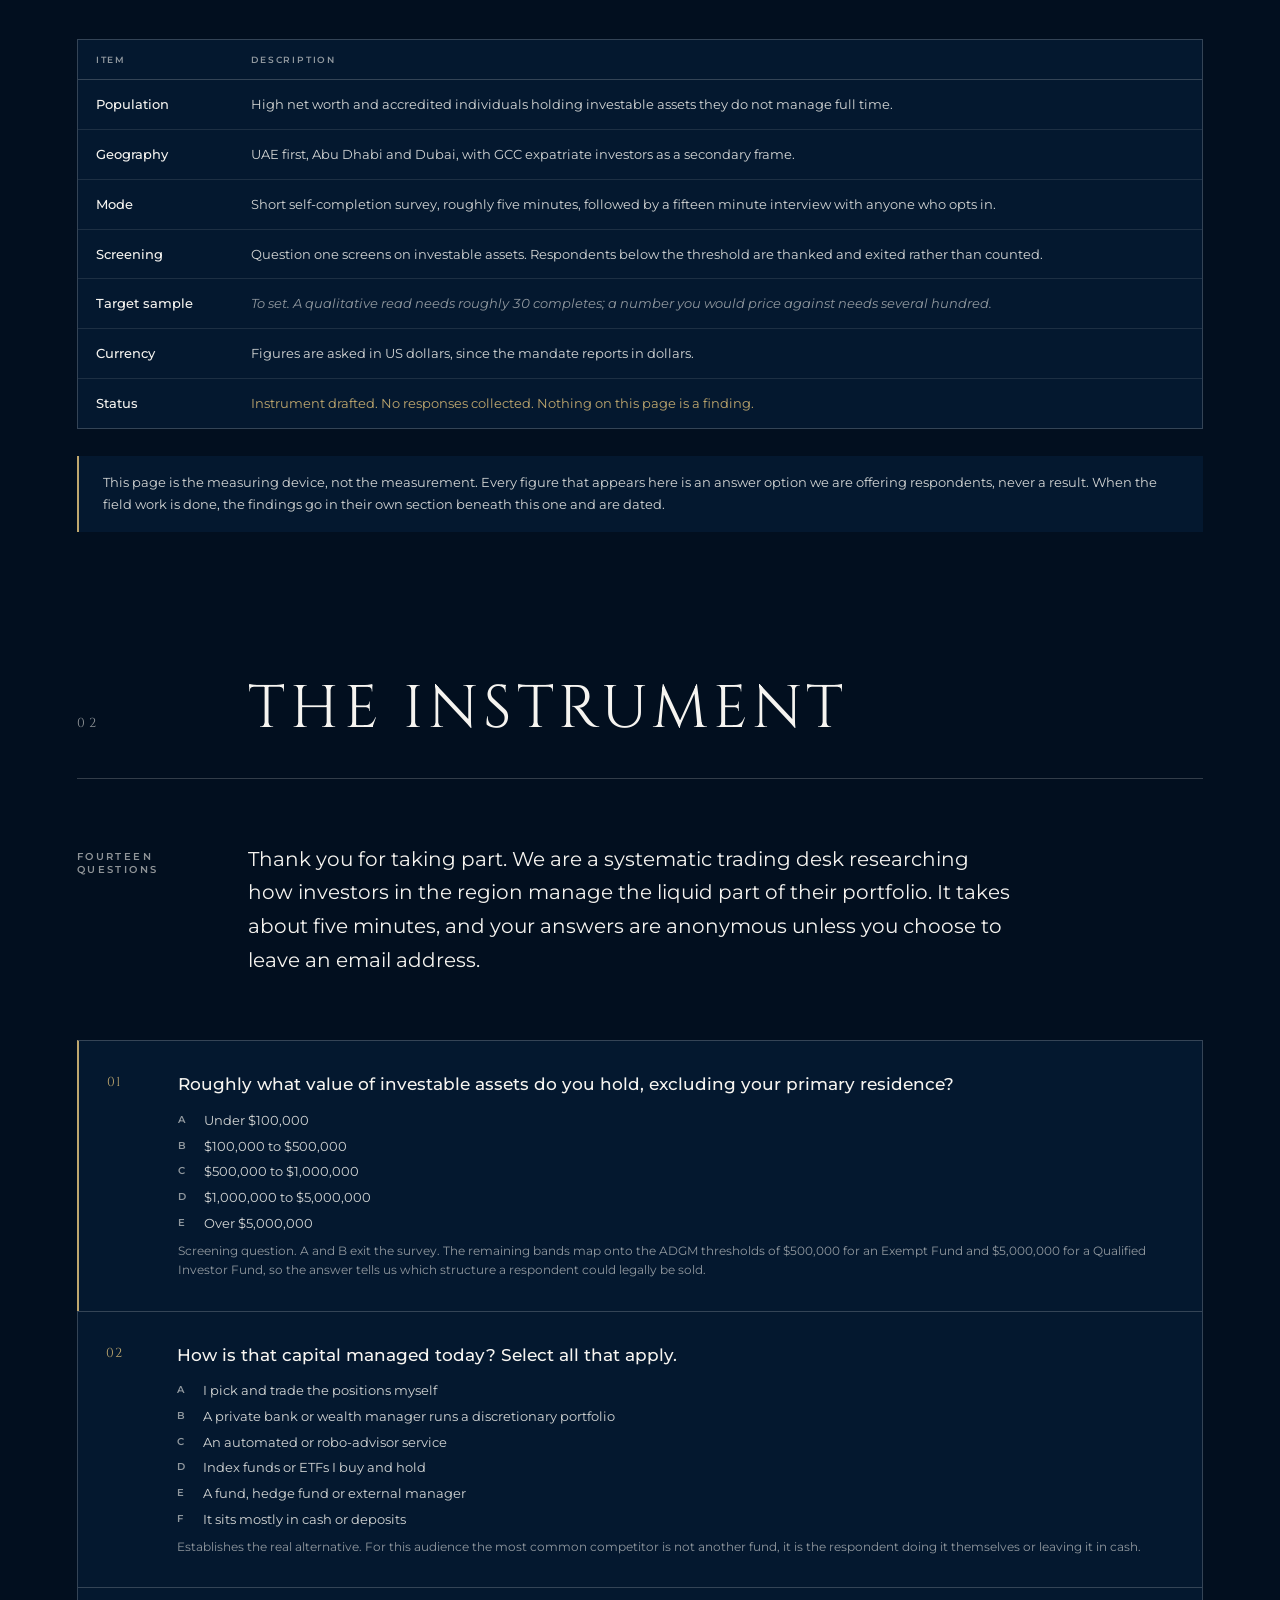
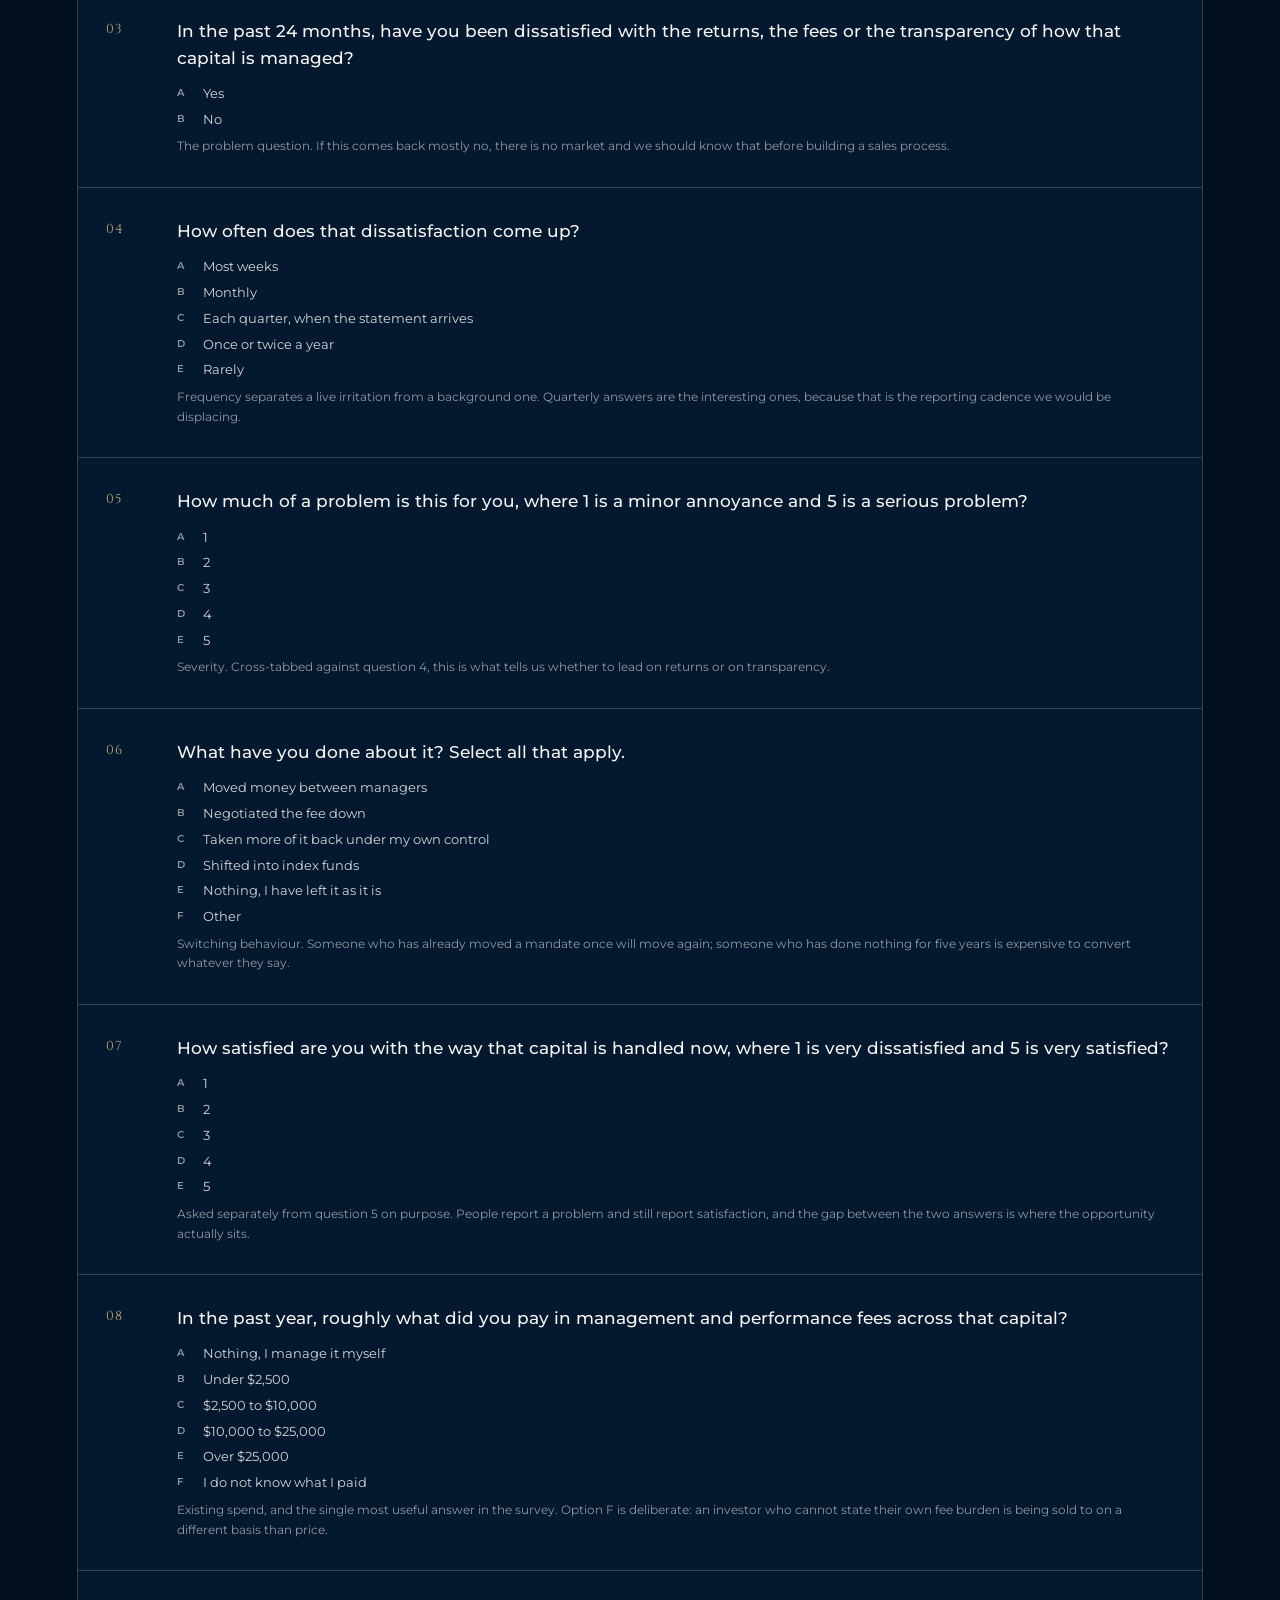
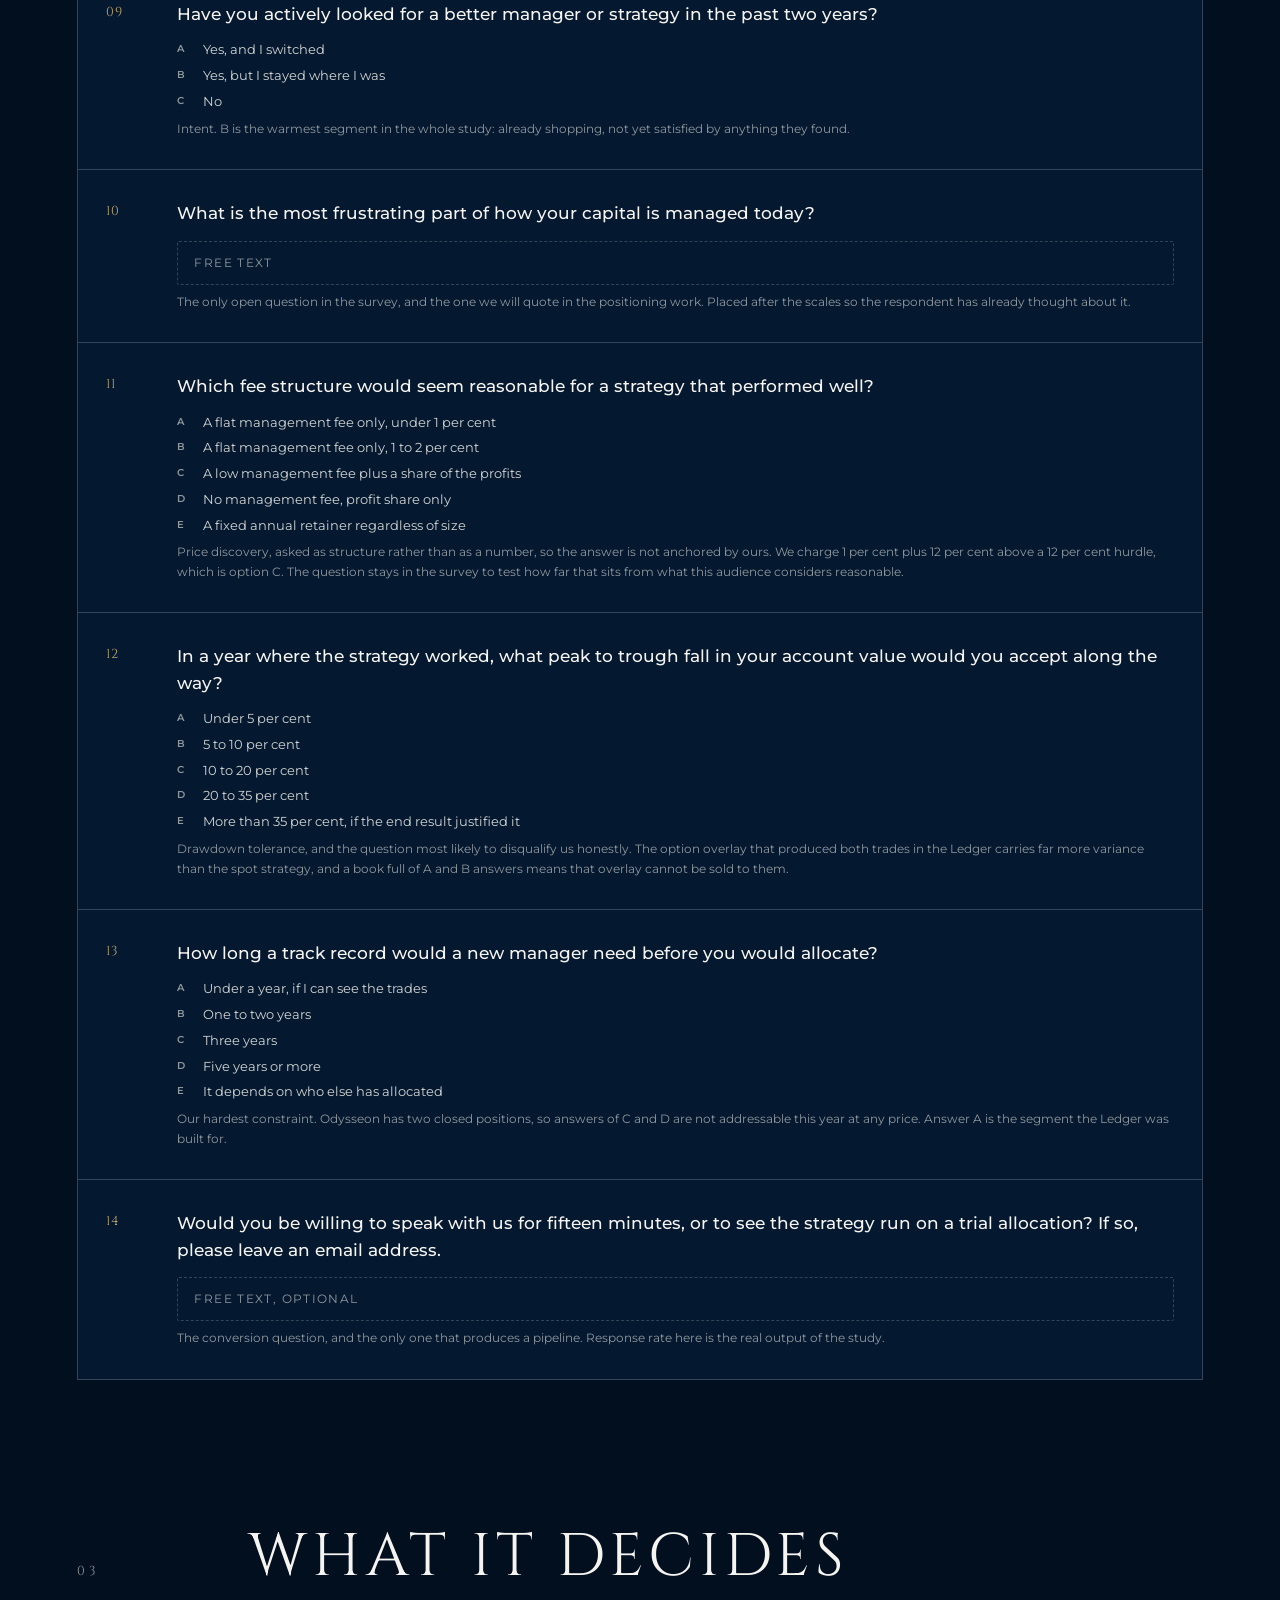
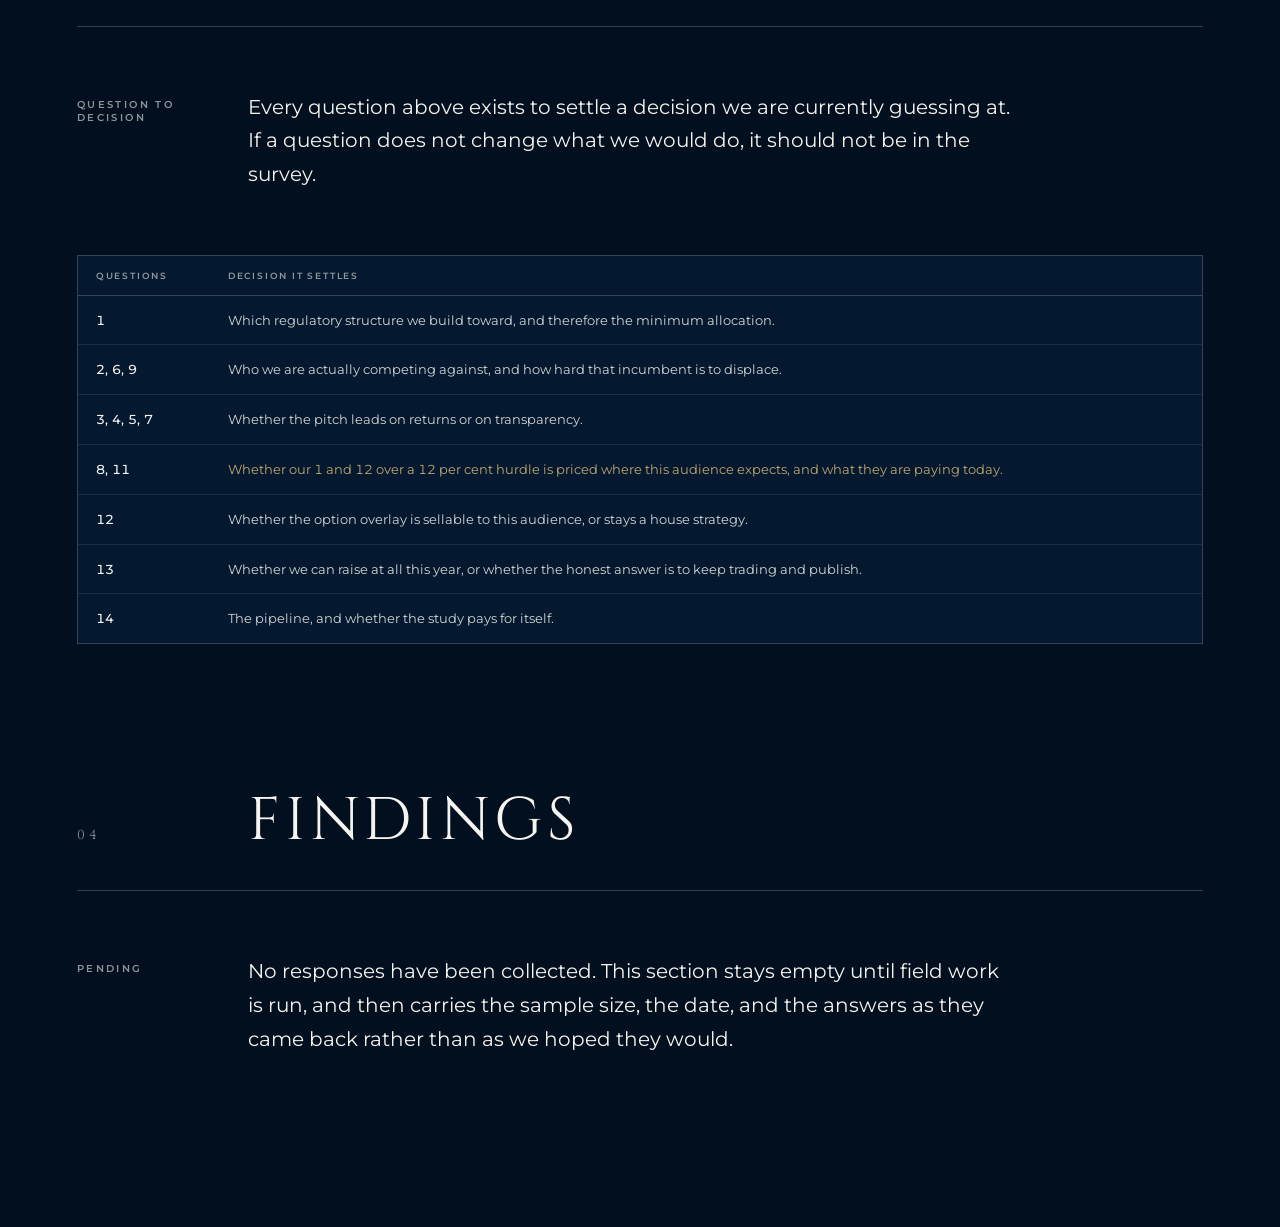
<file: research.html>
<!doctype html>
<html lang="en">
<head>
<meta charset="utf-8">
<meta name="viewport" content="width=device-width, initial-scale=1">
<meta name="color-scheme" content="dark">
<title>Odysseon Capital · Customer Research</title>
<link rel="preconnect" href="https://fonts.googleapis.com">
<link rel="preconnect" href="https://fonts.gstatic.com" crossorigin>
<link href="https://fonts.googleapis.com/css2?family=Cinzel:wght@400;500;600&family=Montserrat:wght@400;500;600&display=swap" rel="stylesheet">
<link rel="stylesheet" href="styles.css?v=1790020000">
<script>document.documentElement.className += " js";</script>
</head>
<body>

  <div class="sweep" aria-hidden="true"></div>

  <header class="topbar">
    <a class="topbar__mark" href="index.html">Odysseon Capital</a>
    <nav class="tabs">
      <a class="tabs__t" href="index.html">The Ledger</a>
      <a class="tabs__t" href="algorithm.html">The Algorithm</a>
      <a class="tabs__t is-here" href="research.html">Research</a>
      <a class="tabs__t" href="competitive.html">Competitive</a>
      <a class="tabs__t" href="allocate.html">Allocate</a>
    </nav>
    <span class="topbar__meta">Customer Research</span>
  </header>

  <div class="railbar">
    <a class="railbar__back" href="index.html">&#8592;&nbsp;&nbsp;The Ledger</a>
    <span>Customer Research</span>
  </div>

  <main class="hero">

    <div class="logo-wrap">
      <div class="logo-pill" aria-hidden="true">
        <div class="logo-pill__layer" data-layer="a">
          <video class="logo-pill__bg" muted playsinline loop preload="auto"></video>
          <video class="logo-pill__fg" muted playsinline loop preload="auto"></video>
        </div>
        <div class="logo-pill__layer" data-layer="b">
          <video class="logo-pill__bg" muted playsinline loop preload="auto"></video>
          <video class="logo-pill__fg" muted playsinline loop preload="auto"></video>
        </div>
      </div>
      <img class="logo" src="assets/odysseon-logo-light.png" alt="Odysseon Capital">
    </div>

    <div class="title-block">
      <div class="rule"></div>
      <h1 class="company">Customer Research</h1>
      <p class="subtitle">Allocator Survey &amp; Field Plan</p>
    </div>

    <nav class="actions">
      <a class="btn btn--solid" href="#method" data-enter>Read the Study</a>
    </nav>

  </main>

  <article class="report" id="method">

    <!-- ============ 01 ============ -->
    <section class="section">

      <header class="section__head reveal">
        <span class="section__num">01</span>
        <h2 class="section__title">Purpose</h2>
      </header>

      <div class="doc-meta reveal">
        <div class="doc-meta__c"><p class="doc-meta__k">Prepared by</p><p class="doc-meta__v">Odysseon Capital</p></div>
        <div class="doc-meta__c"><p class="doc-meta__k">Unit</p><p class="doc-meta__v">Trading Desk</p></div>
        <div class="doc-meta__c"><p class="doc-meta__k">Date</p><p class="doc-meta__v">September 2026</p></div>
        <div class="doc-meta__c"><p class="doc-meta__k">Version</p><p class="doc-meta__v">1.0, instrument</p></div>
      </div>

      <div class="section__body">
        <div class="rail reveal">The Question</div>

        <div class="prose">
          <p class="lead reveal">
            We are testing one thing: whether high net worth and accredited investors in the region
            are dissatisfied enough with how their liquid capital is managed to move a mandate to a
            systematic manager with a short track record.
          </p>

          <p class="reveal">
            That is the whole commercial risk in the business. The algorithm either has an edge or
            it does not, and the Ledger answers that over time. What the Ledger cannot answer is
            whether anyone wants to buy it, at what size, and at what fee. This instrument exists
            to answer that before we spend money acquiring clients.
          </p>
        </div>
      </div>

      <div class="tbl reveal">
        <table>
          <thead><tr><th>Item</th><th>Description</th></tr></thead>
          <tbody>
            <tr><td>Population</td><td>High net worth and accredited individuals holding investable assets they do not manage full time.</td></tr>
            <tr><td>Geography</td><td>UAE first, Abu Dhabi and Dubai, with GCC expatriate investors as a secondary frame.</td></tr>
            <tr><td>Mode</td><td>Short self-completion survey, roughly five minutes, followed by a fifteen minute interview with anyone who opts in.</td></tr>
            <tr><td>Screening</td><td>Question one screens on investable assets. Respondents below the threshold are thanked and exited rather than counted.</td></tr>
            <tr><td>Target sample</td><td class="is-tbc">To set. A qualitative read needs roughly 30 completes; a number you would price against needs several hundred.</td></tr>
            <tr><td>Currency</td><td>Figures are asked in US dollars, since the mandate reports in dollars.</td></tr>
            <tr><td>Status</td><td class="is-ours">Instrument drafted. No responses collected. Nothing on this page is a finding.</td></tr>
          </tbody>
        </table>
      </div>

      <p class="caveat reveal">
        This page is the measuring device, not the measurement. Every figure that appears here is
        an answer option we are offering respondents, never a result. When the field work is done,
        the findings go in their own section beneath this one and are dated.
      </p>

    </section>

    <!-- ============ 02 ============ -->
    <section class="section" id="instrument">

      <header class="section__head reveal">
        <span class="section__num">02</span>
        <h2 class="section__title">The Instrument</h2>
      </header>

      <div class="section__body">
        <div class="rail reveal">Fourteen Questions</div>

        <div class="prose">
          <p class="lead reveal">
            Thank you for taking part. We are a systematic trading desk researching how investors
            in the region manage the liquid part of their portfolio. It takes about five minutes,
            and your answers are anonymous unless you choose to leave an email address.
          </p>
        </div>
      </div>

      <div style="max-width:1180px;margin:clamp(26px,4vh,40px) auto 0;">

        <div class="q q--screen reveal">
          <span class="q__n">01</span>
          <div>
            <p class="q__t">Roughly what value of investable assets do you hold, excluding your primary residence?</p>
            <ul class="q__opts">
              <li data-l="A">Under $100,000</li>
              <li data-l="B">$100,000 to $500,000</li>
              <li data-l="C">$500,000 to $1,000,000</li>
              <li data-l="D">$1,000,000 to $5,000,000</li>
              <li data-l="E">Over $5,000,000</li>
            </ul>
            <p class="q__why">Screening question. A and B exit the survey. The remaining bands map onto the ADGM thresholds of $500,000 for an Exempt Fund and $5,000,000 for a Qualified Investor Fund, so the answer tells us which structure a respondent could legally be sold.</p>
          </div>
        </div>

        <div class="q reveal">
          <span class="q__n">02</span>
          <div>
            <p class="q__t">How is that capital managed today? Select all that apply.</p>
            <ul class="q__opts">
              <li data-l="A">I pick and trade the positions myself</li>
              <li data-l="B">A private bank or wealth manager runs a discretionary portfolio</li>
              <li data-l="C">An automated or robo-advisor service</li>
              <li data-l="D">Index funds or ETFs I buy and hold</li>
              <li data-l="E">A fund, hedge fund or external manager</li>
              <li data-l="F">It sits mostly in cash or deposits</li>
            </ul>
            <p class="q__why">Establishes the real alternative. For this audience the most common competitor is not another fund, it is the respondent doing it themselves or leaving it in cash.</p>
          </div>
        </div>

        <div class="q reveal">
          <span class="q__n">03</span>
          <div>
            <p class="q__t">In the past 24 months, have you been dissatisfied with the returns, the fees or the transparency of how that capital is managed?</p>
            <ul class="q__opts">
              <li data-l="A">Yes</li>
              <li data-l="B">No</li>
            </ul>
            <p class="q__why">The problem question. If this comes back mostly no, there is no market and we should know that before building a sales process.</p>
          </div>
        </div>

        <div class="q reveal">
          <span class="q__n">04</span>
          <div>
            <p class="q__t">How often does that dissatisfaction come up?</p>
            <ul class="q__opts">
              <li data-l="A">Most weeks</li>
              <li data-l="B">Monthly</li>
              <li data-l="C">Each quarter, when the statement arrives</li>
              <li data-l="D">Once or twice a year</li>
              <li data-l="E">Rarely</li>
            </ul>
            <p class="q__why">Frequency separates a live irritation from a background one. Quarterly answers are the interesting ones, because that is the reporting cadence we would be displacing.</p>
          </div>
        </div>

        <div class="q reveal">
          <span class="q__n">05</span>
          <div>
            <p class="q__t">How much of a problem is this for you, where 1 is a minor annoyance and 5 is a serious problem?</p>
            <ul class="q__opts">
              <li data-l="A">1</li><li data-l="B">2</li><li data-l="C">3</li><li data-l="D">4</li><li data-l="E">5</li>
            </ul>
            <p class="q__why">Severity. Cross-tabbed against question 4, this is what tells us whether to lead on returns or on transparency.</p>
          </div>
        </div>

        <div class="q reveal">
          <span class="q__n">06</span>
          <div>
            <p class="q__t">What have you done about it? Select all that apply.</p>
            <ul class="q__opts">
              <li data-l="A">Moved money between managers</li>
              <li data-l="B">Negotiated the fee down</li>
              <li data-l="C">Taken more of it back under my own control</li>
              <li data-l="D">Shifted into index funds</li>
              <li data-l="E">Nothing, I have left it as it is</li>
              <li data-l="F">Other</li>
            </ul>
            <p class="q__why">Switching behaviour. Someone who has already moved a mandate once will move again; someone who has done nothing for five years is expensive to convert whatever they say.</p>
          </div>
        </div>

        <div class="q reveal">
          <span class="q__n">07</span>
          <div>
            <p class="q__t">How satisfied are you with the way that capital is handled now, where 1 is very dissatisfied and 5 is very satisfied?</p>
            <ul class="q__opts">
              <li data-l="A">1</li><li data-l="B">2</li><li data-l="C">3</li><li data-l="D">4</li><li data-l="E">5</li>
            </ul>
            <p class="q__why">Asked separately from question 5 on purpose. People report a problem and still report satisfaction, and the gap between the two answers is where the opportunity actually sits.</p>
          </div>
        </div>

        <div class="q reveal">
          <span class="q__n">08</span>
          <div>
            <p class="q__t">In the past year, roughly what did you pay in management and performance fees across that capital?</p>
            <ul class="q__opts">
              <li data-l="A">Nothing, I manage it myself</li>
              <li data-l="B">Under $2,500</li>
              <li data-l="C">$2,500 to $10,000</li>
              <li data-l="D">$10,000 to $25,000</li>
              <li data-l="E">Over $25,000</li>
              <li data-l="F">I do not know what I paid</li>
            </ul>
            <p class="q__why">Existing spend, and the single most useful answer in the survey. Option F is deliberate: an investor who cannot state their own fee burden is being sold to on a different basis than price.</p>
          </div>
        </div>

        <div class="q reveal">
          <span class="q__n">09</span>
          <div>
            <p class="q__t">Have you actively looked for a better manager or strategy in the past two years?</p>
            <ul class="q__opts">
              <li data-l="A">Yes, and I switched</li>
              <li data-l="B">Yes, but I stayed where I was</li>
              <li data-l="C">No</li>
            </ul>
            <p class="q__why">Intent. B is the warmest segment in the whole study: already shopping, not yet satisfied by anything they found.</p>
          </div>
        </div>

        <div class="q reveal">
          <span class="q__n">10</span>
          <div>
            <p class="q__t">What is the most frustrating part of how your capital is managed today?</p>
            <div class="q__free">Free text</div>
            <p class="q__why">The only open question in the survey, and the one we will quote in the positioning work. Placed after the scales so the respondent has already thought about it.</p>
          </div>
        </div>

        <div class="q reveal">
          <span class="q__n">11</span>
          <div>
            <p class="q__t">Which fee structure would seem reasonable for a strategy that performed well?</p>
            <ul class="q__opts">
              <li data-l="A">A flat management fee only, under 1 per cent</li>
              <li data-l="B">A flat management fee only, 1 to 2 per cent</li>
              <li data-l="C">A low management fee plus a share of the profits</li>
              <li data-l="D">No management fee, profit share only</li>
              <li data-l="E">A fixed annual retainer regardless of size</li>
            </ul>
            <p class="q__why">Price discovery, asked as structure rather than as a number, so the answer is not anchored by ours. We charge 1 per cent plus 12 per cent above a 12 per cent hurdle, which is option C. The question stays in the survey to test how far that sits from what this audience considers reasonable.</p>
          </div>
        </div>

        <div class="q reveal">
          <span class="q__n">12</span>
          <div>
            <p class="q__t">In a year where the strategy worked, what peak to trough fall in your account value would you accept along the way?</p>
            <ul class="q__opts">
              <li data-l="A">Under 5 per cent</li>
              <li data-l="B">5 to 10 per cent</li>
              <li data-l="C">10 to 20 per cent</li>
              <li data-l="D">20 to 35 per cent</li>
              <li data-l="E">More than 35 per cent, if the end result justified it</li>
            </ul>
            <p class="q__why">Drawdown tolerance, and the question most likely to disqualify us honestly. The option overlay that produced both trades in the Ledger carries far more variance than the spot strategy, and a book full of A and B answers means that overlay cannot be sold to them.</p>
          </div>
        </div>

        <div class="q reveal">
          <span class="q__n">13</span>
          <div>
            <p class="q__t">How long a track record would a new manager need before you would allocate?</p>
            <ul class="q__opts">
              <li data-l="A">Under a year, if I can see the trades</li>
              <li data-l="B">One to two years</li>
              <li data-l="C">Three years</li>
              <li data-l="D">Five years or more</li>
              <li data-l="E">It depends on who else has allocated</li>
            </ul>
            <p class="q__why">Our hardest constraint. Odysseon has two closed positions, so answers of C and D are not addressable this year at any price. Answer A is the segment the Ledger was built for.</p>
          </div>
        </div>

        <div class="q reveal">
          <span class="q__n">14</span>
          <div>
            <p class="q__t">Would you be willing to speak with us for fifteen minutes, or to see the strategy run on a trial allocation? If so, please leave an email address.</p>
            <div class="q__free">Free text, optional</div>
            <p class="q__why">The conversion question, and the only one that produces a pipeline. Response rate here is the real output of the study.</p>
          </div>
        </div>

      </div>

    </section>

    <!-- ============ 03 ============ -->
    <section class="section" id="decisions">

      <header class="section__head reveal">
        <span class="section__num">03</span>
        <h2 class="section__title">What It Decides</h2>
      </header>

      <div class="section__body">
        <div class="rail reveal">Question To Decision</div>

        <div class="prose">
          <p class="lead reveal">
            Every question above exists to settle a decision we are currently guessing at. If a
            question does not change what we would do, it should not be in the survey.
          </p>
        </div>
      </div>

      <div class="tbl reveal">
        <table>
          <thead><tr><th>Questions</th><th>Decision it settles</th></tr></thead>
          <tbody>
            <tr><td>1</td><td>Which regulatory structure we build toward, and therefore the minimum allocation.</td></tr>
            <tr><td>2, 6, 9</td><td>Who we are actually competing against, and how hard that incumbent is to displace.</td></tr>
            <tr><td>3, 4, 5, 7</td><td>Whether the pitch leads on returns or on transparency.</td></tr>
            <tr><td>8, 11</td><td class="is-ours">Whether our 1 and 12 over a 12 per cent hurdle is priced where this audience expects, and what they are paying today.</td></tr>
            <tr><td>12</td><td>Whether the option overlay is sellable to this audience, or stays a house strategy.</td></tr>
            <tr><td>13</td><td>Whether we can raise at all this year, or whether the honest answer is to keep trading and publish.</td></tr>
            <tr><td>14</td><td>The pipeline, and whether the study pays for itself.</td></tr>
          </tbody>
        </table>
      </div>

    </section>

    <!-- ============ 04 ============ -->
    <section class="section" id="findings">

      <header class="section__head reveal">
        <span class="section__num">04</span>
        <h2 class="section__title">Findings</h2>
      </header>

      <div class="section__body">
        <div class="rail reveal">Pending</div>

        <div class="prose">
          <p class="lead reveal">
            No responses have been collected. This section stays empty until field work is run,
            and then carries the sample size, the date, and the answers as they came back rather
            than as we hoped they would.
          </p>
        </div>
      </div>

    </section>

  </article>

  <footer class="footer">
    <span>Odysseon Holdings Limited</span>
    <span>September 2026</span>
  </footer>

  <script src="pill.js?v=1790020000"></script>
  <script src="app.js?v=1790020000"></script>
</body>
</html>
</file>
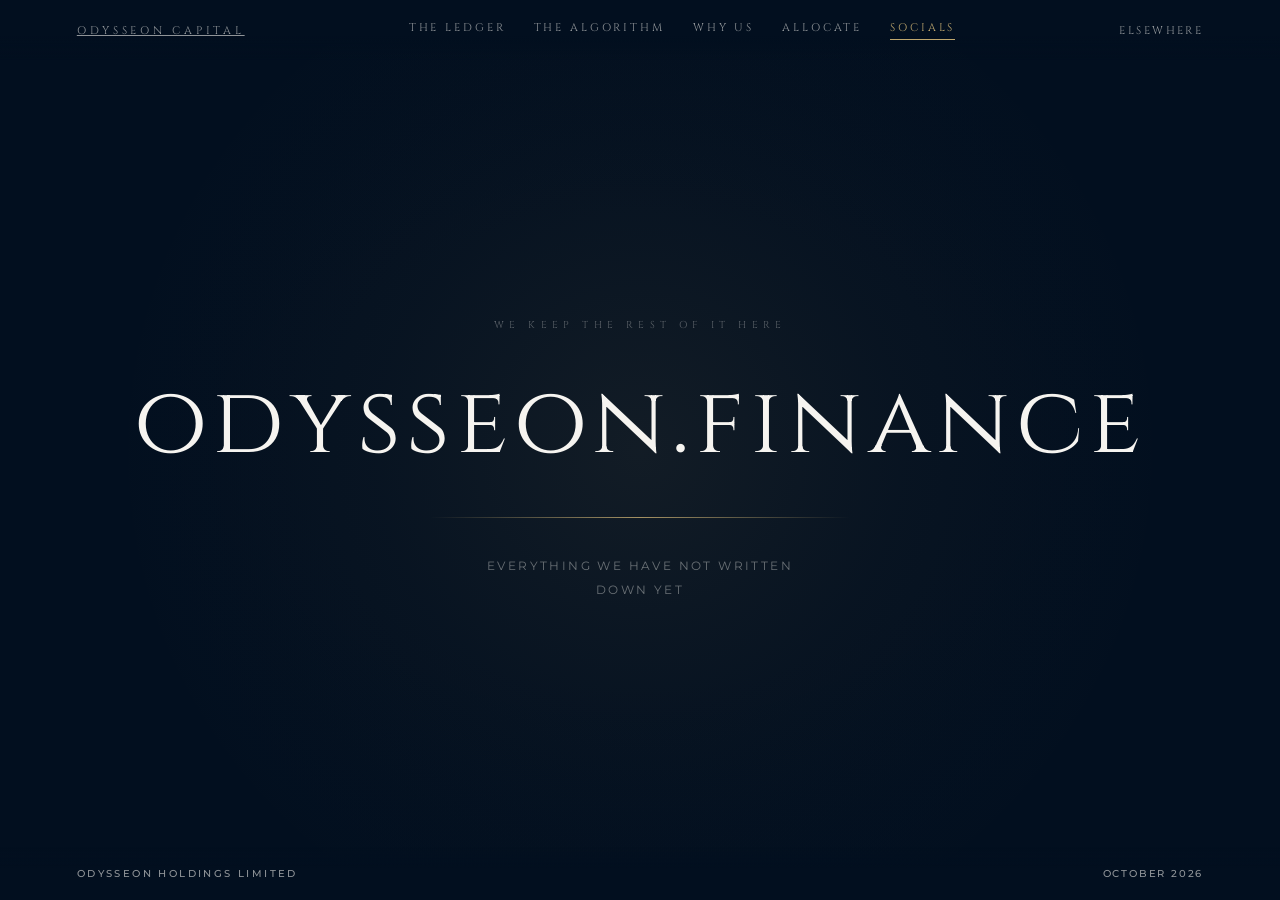
<file: socials.html>
<!doctype html>
<html lang="en">
<head>
<meta charset="utf-8">
<meta name="viewport" content="width=device-width, initial-scale=1">
<meta name="color-scheme" content="dark">
<title>Odysseon Capital &middot; Socials</title>
<link rel="preconnect" href="https://fonts.googleapis.com">
<link rel="preconnect" href="https://fonts.gstatic.com" crossorigin>
<link href="https://fonts.googleapis.com/css2?family=Cinzel:wght@400;500;600&family=Montserrat:wght@400;500;600&display=swap" rel="stylesheet">
<link rel="stylesheet" href="styles.css?v=1790050000">
<script>document.documentElement.className += " js";</script>
</head>
<body>

  <header class="topbar">
    <a class="topbar__mark" href="index.html">Odysseon Capital</a>
    <nav class="tabs">
      <a class="tabs__t" href="index.html">The Ledger</a>
      <a class="tabs__t" href="algorithm.html">The Algorithm</a>
      <a class="tabs__t" href="why-us.html">Why Us</a>
      <a class="tabs__t" href="allocate.html">Allocate</a>
      <a class="tabs__t is-here" href="socials.html">Socials</a>
    </nav>
    <span class="topbar__meta">Elsewhere</span>
  </header>

  <main class="omen">

    <p class="omen__k">We keep the rest of it here</p>

    <a class="omen__link" href="https://odysseon.finance" target="_blank" rel="noopener"><span style="--i:0">o</span><span style="--i:1">d</span><span style="--i:2">y</span><span style="--i:3">s</span><span style="--i:4">s</span><span style="--i:5">e</span><span style="--i:6">o</span><span style="--i:7">n</span><span style="--i:8">.</span><span style="--i:9">f</span><span style="--i:10">i</span><span style="--i:11">n</span><span style="--i:12">a</span><span style="--i:13">n</span><span style="--i:14">c</span><span style="--i:15">e</span></a>

    <div class="omen__rule" aria-hidden="true"></div>

    <p class="omen__sub">Everything we have not written down yet</p>

  </main>

  <footer class="footer">
    <span>Odysseon Holdings Limited</span>
    <span>October 2026</span>
  </footer>

</body>
</html>
</file>
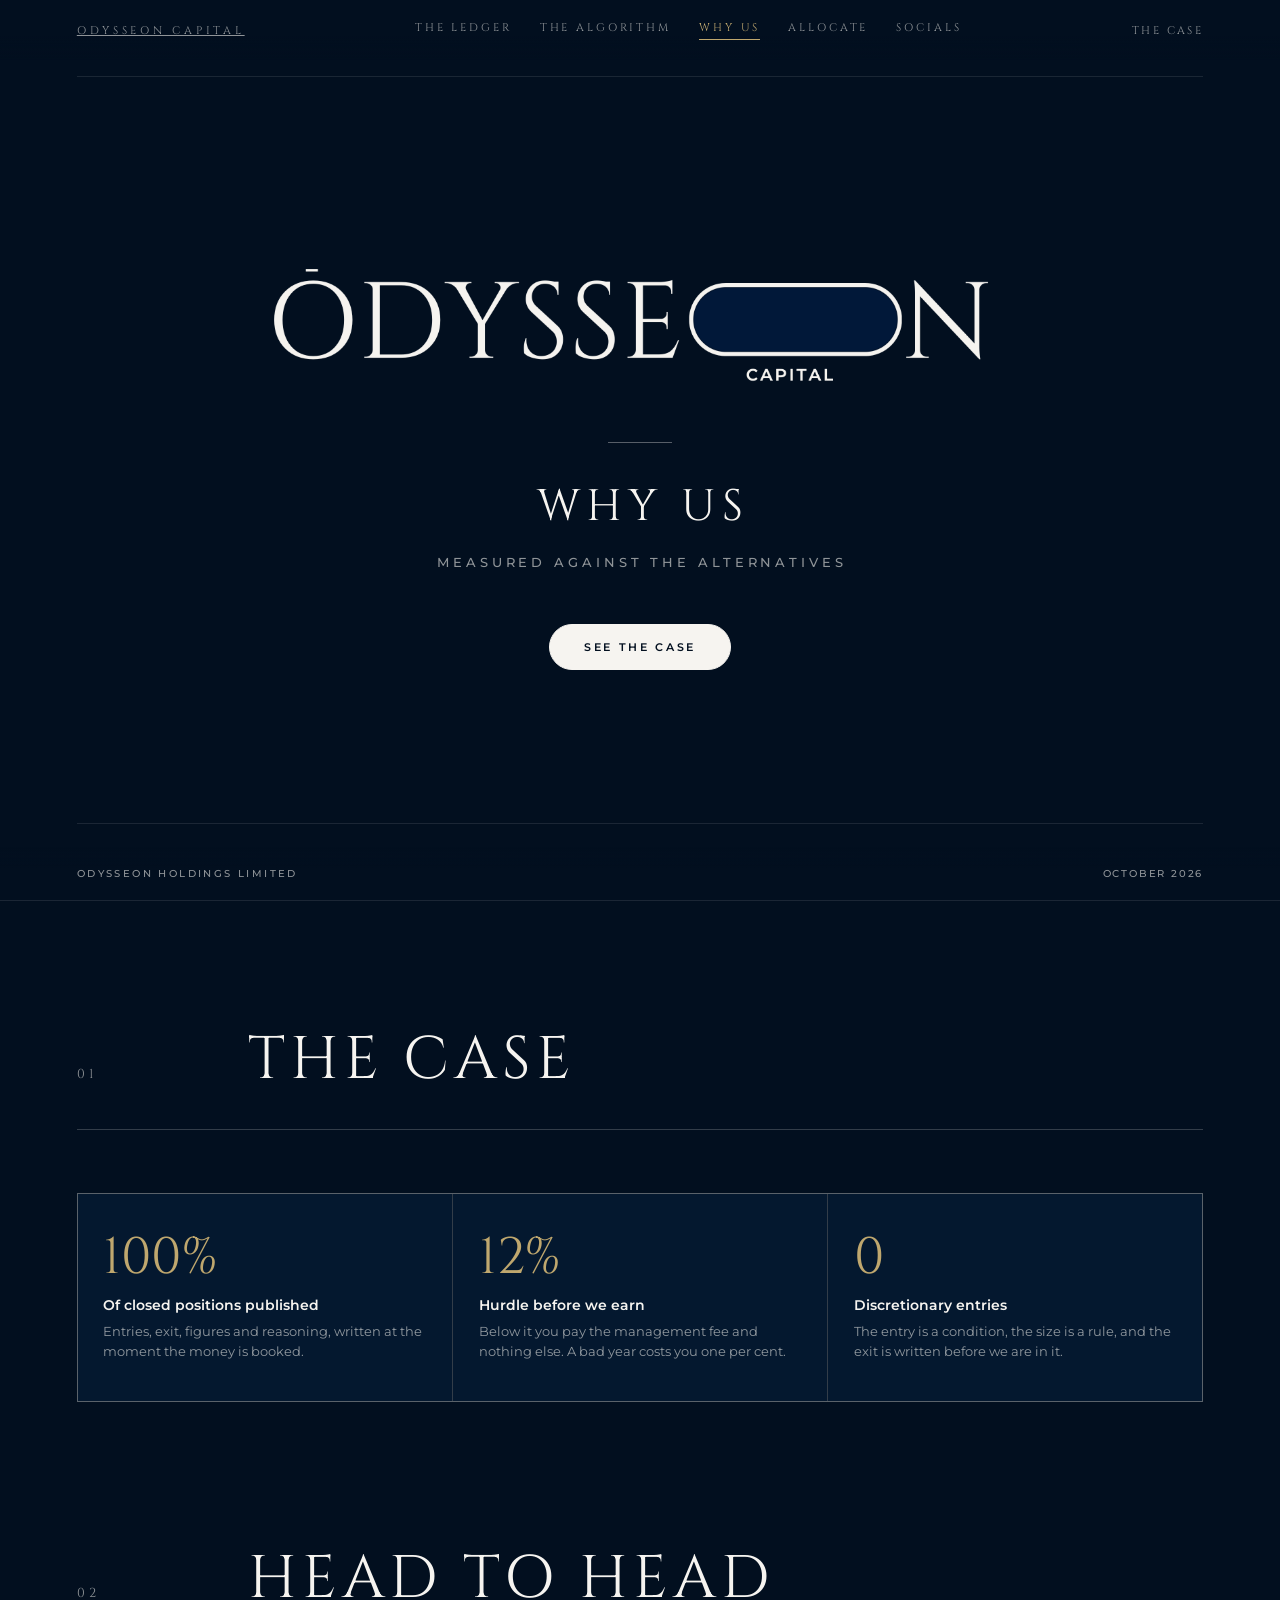
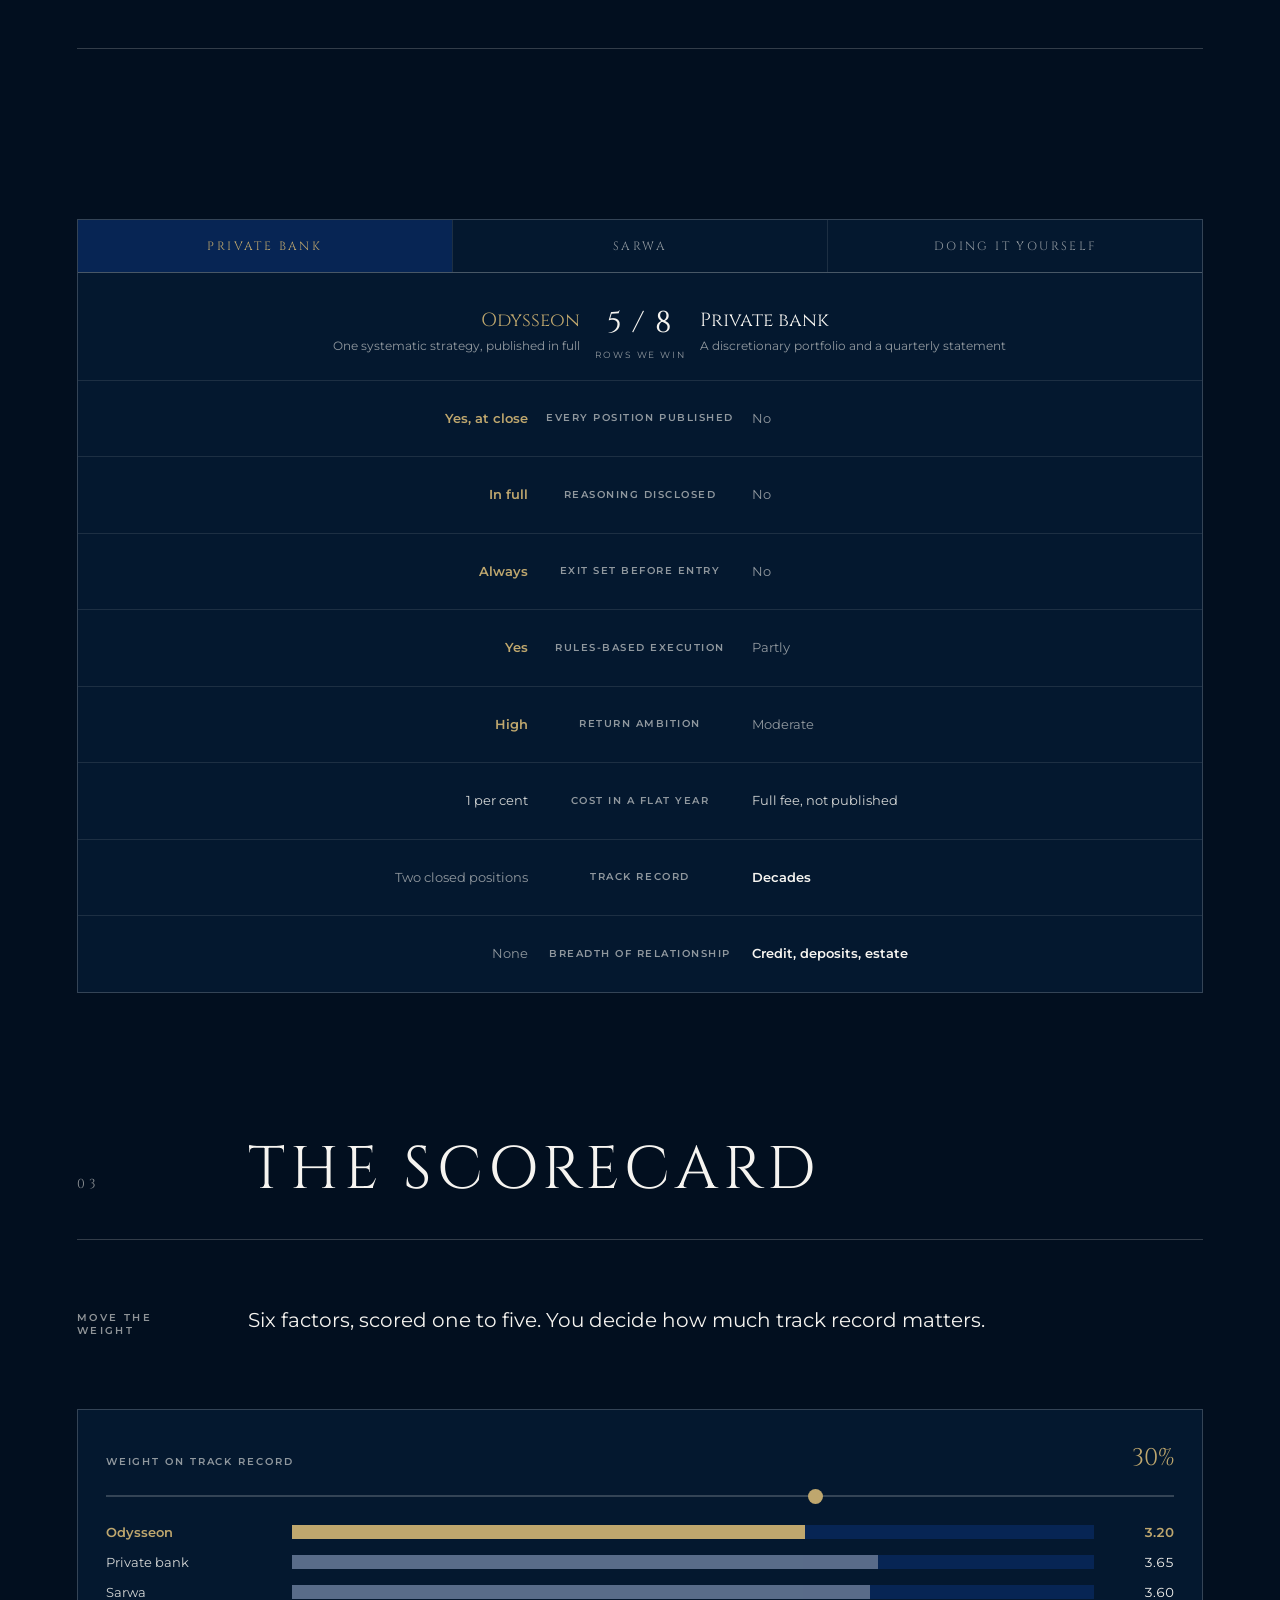
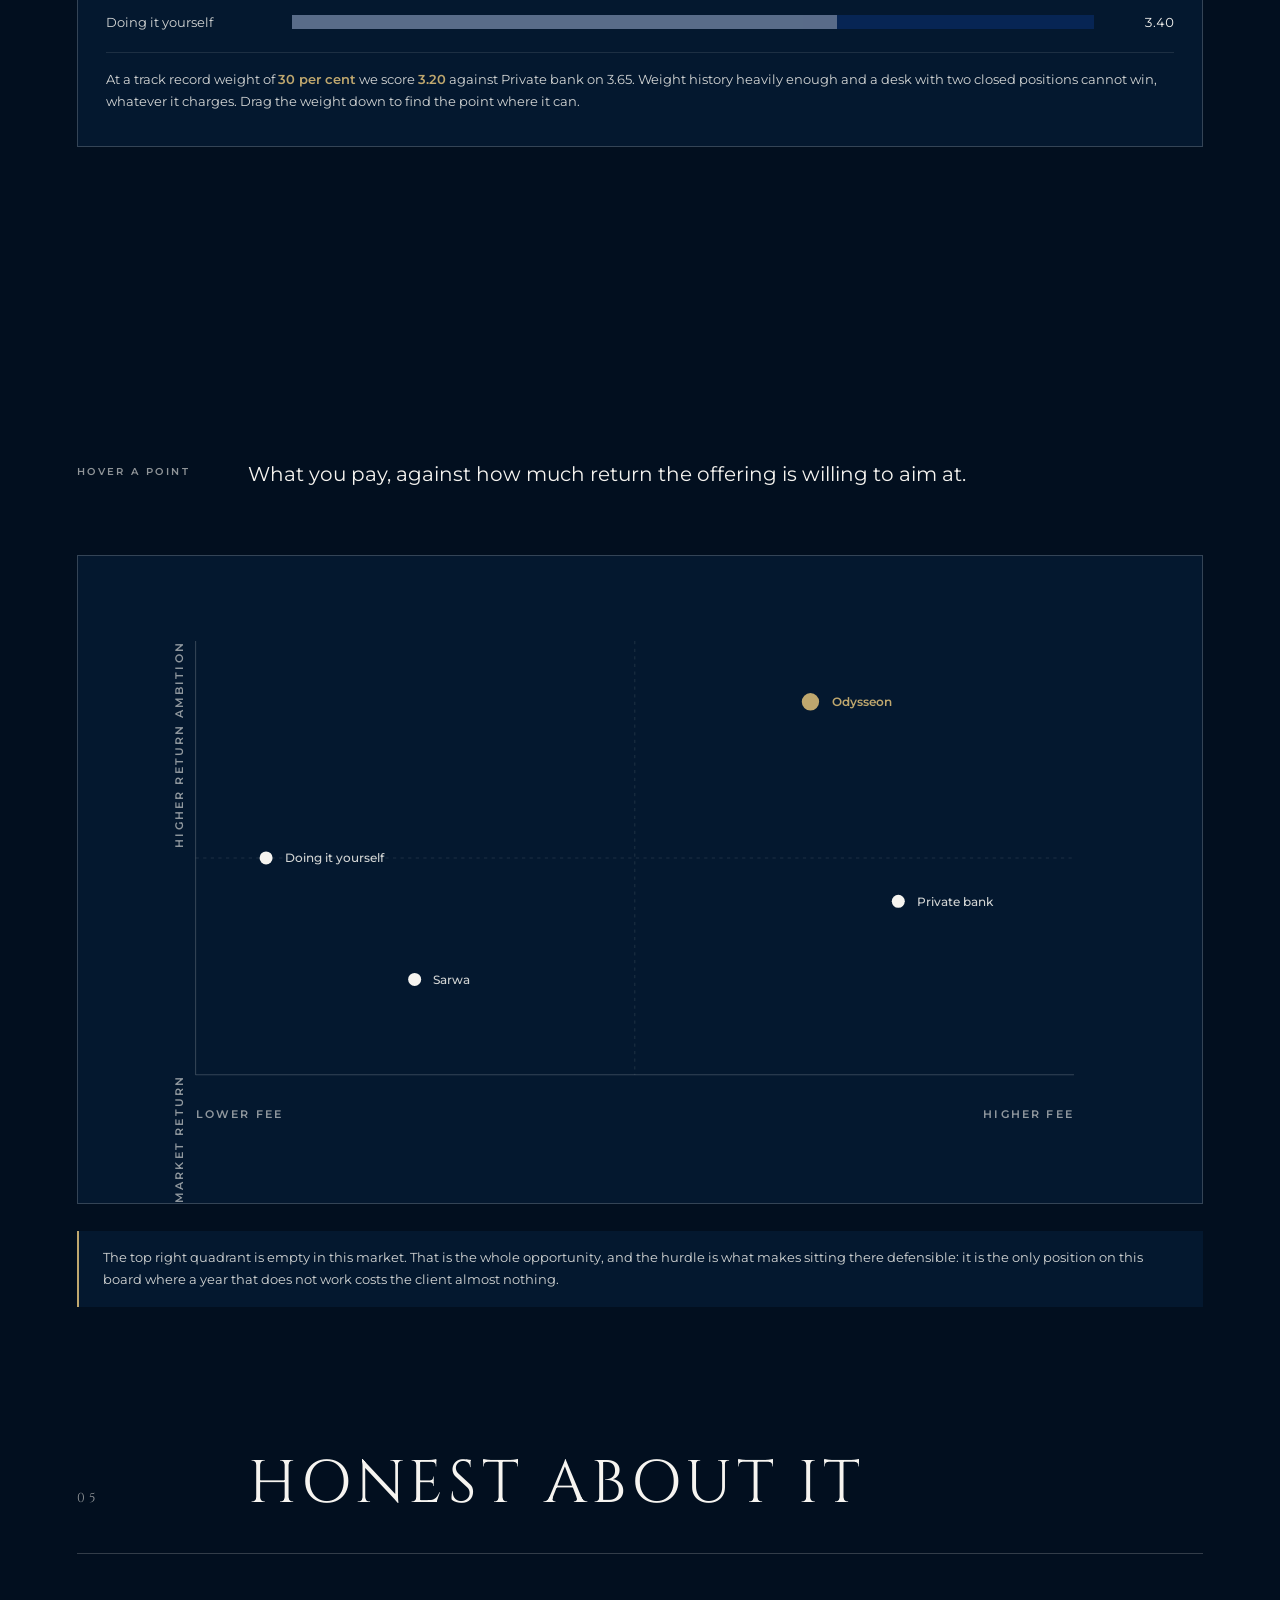
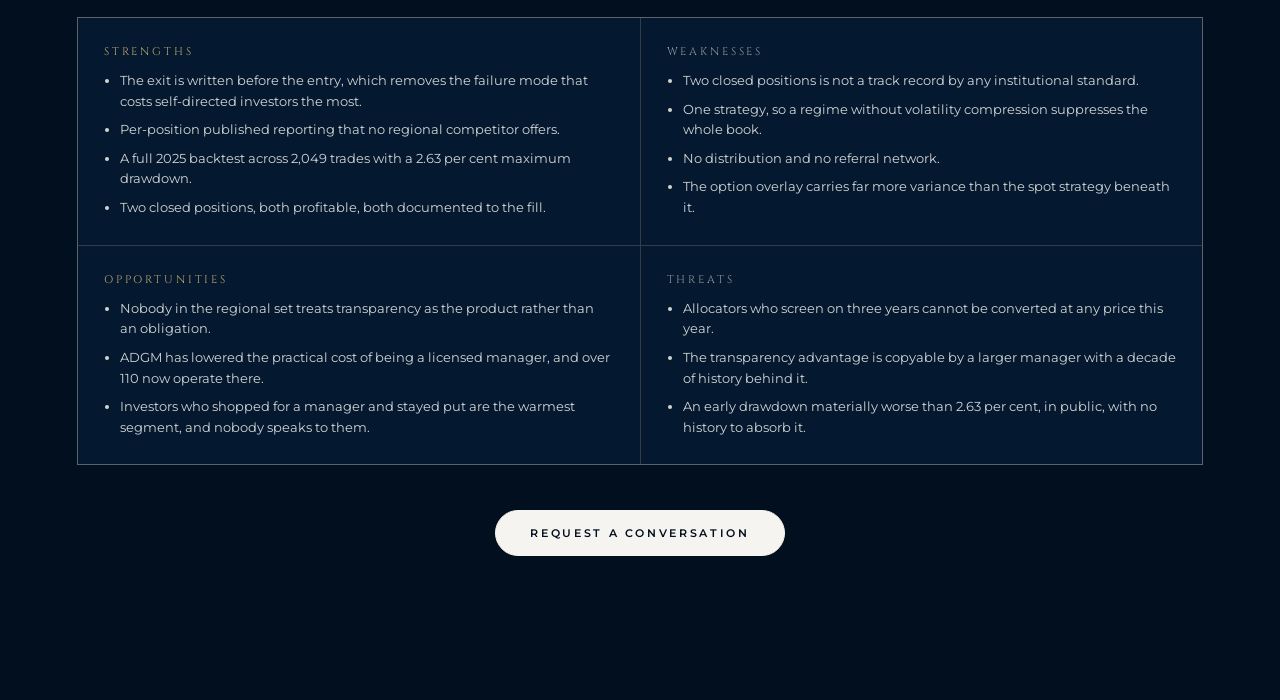
<file: why-us.html>
<!doctype html>
<html lang="en">
<head>
<meta charset="utf-8">
<meta name="viewport" content="width=device-width, initial-scale=1">
<meta name="color-scheme" content="dark">
<title>Odysseon Capital · Why Us</title>
<link rel="preconnect" href="https://fonts.googleapis.com">
<link rel="preconnect" href="https://fonts.gstatic.com" crossorigin>
<link href="https://fonts.googleapis.com/css2?family=Cinzel:wght@400;500;600&family=Montserrat:wght@400;500;600&display=swap" rel="stylesheet">
<link rel="stylesheet" href="styles.css?v=1790040000">
<script>document.documentElement.className += " js";</script>
</head>
<body>

  <div class="sweep" aria-hidden="true"></div>

  <header class="topbar">
    <a class="topbar__mark" href="index.html">Odysseon Capital</a>
    <nav class="tabs">
      <a class="tabs__t" href="index.html">The Ledger</a>
      <a class="tabs__t" href="algorithm.html">The Algorithm</a>
      <a class="tabs__t is-here" href="why-us.html">Why Us</a>
      <a class="tabs__t" href="allocate.html">Allocate</a>
      <a class="tabs__t" href="socials.html">Socials</a>
    </nav>
    <span class="topbar__meta">The Case</span>
  </header>

  <div class="railbar">
    <a class="railbar__back" href="index.html">&#8592;&nbsp;&nbsp;The Ledger</a>
    <span>Why Us</span>
  </div>

  <main class="hero">

    <div class="logo-wrap">
      <div class="logo-pill" aria-hidden="true">
        <div class="logo-pill__layer" data-layer="a">
          <video class="logo-pill__bg" muted playsinline loop preload="auto"></video>
          <video class="logo-pill__fg" muted playsinline loop preload="auto"></video>
        </div>
        <div class="logo-pill__layer" data-layer="b">
          <video class="logo-pill__bg" muted playsinline loop preload="auto"></video>
          <video class="logo-pill__fg" muted playsinline loop preload="auto"></video>
        </div>
      </div>
      <img class="logo" src="assets/odysseon-logo-light.png" alt="Odysseon Capital">
    </div>

    <div class="title-block">
      <div class="rule"></div>
      <h1 class="company">Why Us</h1>
      <p class="subtitle">Measured Against The Alternatives</p>
    </div>

    <nav class="actions">
      <a class="btn btn--solid" href="#case" data-enter>See The Case</a>
    </nav>

  </main>

  <article class="report" id="case">

    <!-- ============ 01 ============ -->
    <section class="section">

      <header class="section__head reveal">
        <span class="section__num">01</span>
        <h2 class="section__title">The Case</h2>
      </header>

      <div class="claim reveal">
        <div class="claim__c">
          <p class="claim__v">100%</p>
          <p class="claim__t">Of closed positions published</p>
          <p class="claim__b">Entries, exit, figures and reasoning, written at the moment the money is booked.</p>
        </div>
        <div class="claim__c">
          <p class="claim__v">12%</p>
          <p class="claim__t">Hurdle before we earn</p>
          <p class="claim__b">Below it you pay the management fee and nothing else. A bad year costs you one per cent.</p>
        </div>
        <div class="claim__c">
          <p class="claim__v">0</p>
          <p class="claim__t">Discretionary entries</p>
          <p class="claim__b">The entry is a condition, the size is a rule, and the exit is written before we are in it.</p>
        </div>
      </div>

    </section>

    <!-- ============ 02 ============ -->
    <section class="section" id="versus">

      <header class="section__head reveal">
        <span class="section__num">02</span>
        <h2 class="section__title">Head To Head</h2>
      </header>

      <div class="section__body">
        <div class="rail reveal">Pick An Alternative</div>
        <div class="prose">
          <p class="lead reveal">
            Choose what you would otherwise do with the money.
          </p>
        </div>
      </div>

      <div class="vs reveal" id="vs">
        <div class="vs__chips"></div>

        <div class="vs__head">
          <div class="vs__side vs__side--l">
            <p class="vs__name">Odysseon</p>
            <p class="vs__note">One systematic strategy, published in full</p>
          </div>
          <div class="vs__tally" data-vs="tally"></div>
          <div class="vs__side vs__side--r">
            <p class="vs__name" data-vs="name"></p>
            <p class="vs__note" data-vs="note"></p>
          </div>
        </div>

        <div class="vs__rows"></div>
      </div>

    </section>

    <!-- ============ 03 ============ -->
    <section class="section" id="scorecard">

      <header class="section__head reveal">
        <span class="section__num">03</span>
        <h2 class="section__title">The Scorecard</h2>
      </header>

      <div class="section__body">
        <div class="rail reveal">Move The Weight</div>
        <div class="prose">
          <p class="lead reveal">
            Six factors, scored one to five. You decide how much track record matters.
          </p>
        </div>
      </div>

      <div class="score reveal" id="score">
        <div class="score__ctl">
          <span class="score__l">Weight on track record</span>
          <span class="score__v" data-s="w">30%</span>
        </div>
        <input class="score__range" type="range" min="0" max="45" step="5" value="30"
               aria-label="Weight placed on track record">

        <div data-s="bars"></div>

        <p class="score__read" data-s="read"></p>
      </div>

    </section>

    <!-- ============ 04 ============ -->
    <section class="section" id="position">

      <header class="section__head reveal">
        <span class="section__num">04</span>
        <h2 class="section__title">Where We Sit</h2>
      </header>

      <div class="section__body">
        <div class="rail reveal">Hover A Point</div>
        <div class="prose">
          <p class="lead reveal">
            What you pay, against how much return the offering is willing to aim at.
          </p>
        </div>
      </div>

      <div class="posmap reveal">
        <svg id="pos-svg" viewBox="0 0 1000 560" role="img"
             aria-label="Positioning map of Odysseon against private banks, Sarwa and self-directed investing">

          <line class="pos-grid" x1="495" y1="60" x2="495" y2="460"></line>
          <line class="pos-grid" x1="90" y1="260" x2="900" y2="260"></line>
          <line class="pos-axis" x1="90" y1="460" x2="900" y2="460"></line>
          <line class="pos-axis" x1="90" y1="60"  x2="90"  y2="460"></line>

          <text class="pos-lab" x="90"  y="500">Lower fee</text>
          <text class="pos-lab" x="900" y="500" text-anchor="end">Higher fee</text>
          <text class="pos-lab" x="78"  y="60"  text-anchor="end" transform="rotate(-90 78 60)">Higher return ambition</text>
          <text class="pos-lab" x="78"  y="460" text-anchor="end" transform="rotate(-90 78 460)">Market return</text>

          <g class="pos-node" tabindex="0" data-x="155" data-y="260"
             data-name="Doing it yourself" data-note="No fee, no process, no record">
            <circle class="pos-hit" cx="155" cy="260" r="26"></circle>
            <circle class="pos-dot" cx="155" cy="260" r="6"></circle>
            <text class="pos-name" x="172" y="264">Doing it yourself</text>
          </g>

          <g class="pos-node" tabindex="0" data-x="292" data-y="372"
             data-name="Sarwa" data-note="0.40 to 0.85 per cent, passive by design">
            <circle class="pos-hit" cx="292" cy="372" r="26"></circle>
            <circle class="pos-dot" cx="292" cy="372" r="6"></circle>
            <text class="pos-name" x="309" y="376">Sarwa</text>
          </g>

          <g class="pos-node" tabindex="0" data-x="738" data-y="300"
             data-name="Private bank" data-note="Negotiated fee, quarterly statement">
            <circle class="pos-hit" cx="738" cy="300" r="26"></circle>
            <circle class="pos-dot" cx="738" cy="300" r="6"></circle>
            <text class="pos-name" x="755" y="304">Private bank</text>
          </g>

          <g class="pos-node" tabindex="0" data-x="657" data-y="116"
             data-name="Odysseon" data-note="1 per cent, plus 12 above a 12 per cent hurdle">
            <circle class="pos-hit" cx="657" cy="116" r="30"></circle>
            <circle class="pos-dot pos-dot--ours" cx="657" cy="116" r="8"></circle>
            <text class="pos-name pos-name--ours" x="677" y="120">Odysseon</text>
          </g>

          <g class="pos-card">
            <rect x="0" y="0" width="250" height="62" rx="2"></rect>
            <text class="pos-card__k" x="16" y="25"></text>
            <text class="pos-card__v" x="16" y="45"></text>
          </g>

        </svg>
      </div>

      <p class="caveat reveal">
        The top right quadrant is empty in this market. That is the whole opportunity, and the
        hurdle is what makes sitting there defensible: it is the only position on this board where
        a year that does not work costs the client almost nothing.
      </p>

    </section>

    <!-- ============ 05 ============ -->
    <section class="section" id="honest">

      <header class="section__head reveal">
        <span class="section__num">05</span>
        <h2 class="section__title">Honest About It</h2>
      </header>

      <div class="swot reveal">
        <div class="swot__q swot__q--s">
          <p class="swot__k">Strengths</p>
          <ul>
            <li>The exit is written before the entry, which removes the failure mode that costs self-directed investors the most.</li>
            <li>Per-position published reporting that no regional competitor offers.</li>
            <li>A full 2025 backtest across 2,049 trades with a 2.63 per cent maximum drawdown.</li>
            <li>Two closed positions, both profitable, both documented to the fill.</li>
          </ul>
        </div>
        <div class="swot__q">
          <p class="swot__k">Weaknesses</p>
          <ul>
            <li>Two closed positions is not a track record by any institutional standard.</li>
            <li>One strategy, so a regime without volatility compression suppresses the whole book.</li>
            <li>No distribution and no referral network.</li>
            <li>The option overlay carries far more variance than the spot strategy beneath it.</li>
          </ul>
        </div>
        <div class="swot__q swot__q--o">
          <p class="swot__k">Opportunities</p>
          <ul>
            <li>Nobody in the regional set treats transparency as the product rather than an obligation.</li>
            <li>ADGM has lowered the practical cost of being a licensed manager, and over 110 now operate there.</li>
            <li>Investors who shopped for a manager and stayed put are the warmest segment, and nobody speaks to them.</li>
          </ul>
        </div>
        <div class="swot__q">
          <p class="swot__k">Threats</p>
          <ul>
            <li>Allocators who screen on three years cannot be converted at any price this year.</li>
            <li>The transparency advantage is copyable by a larger manager with a decade of history behind it.</li>
            <li>An early drawdown materially worse than 2.63 per cent, in public, with no history to absorb it.</li>
          </ul>
        </div>
      </div>

      <div class="actions" style="margin-top:clamp(34px,5vh,56px);">
        <a class="btn btn--solid" href="allocate.html">Request a conversation</a>
      </div>

    </section>

  </article>

  <footer class="footer">
    <span>Odysseon Holdings Limited</span>
    <span>October 2026</span>
  </footer>

  <script src="whyus.js?v=1790040000"></script>
  <script src="pill.js?v=1790040000"></script>
  <script src="app.js?v=1790040000"></script>
</body>
</html>
</file>
<file: styles.css>
/* ============================================================
   ODYSSEON CAPITAL — Brand system
   Palette + type lifted from the Odysseon Brand Book
   ============================================================ */

:root{
  /* Brand book pigments, named as themselves */
  --navy:        #072554;   /* .0275 .1451 .3294 */
  --navy-deep:   #04182F;
  --navy-abyss:  #020F1F;
  --cream:       #F6F4F0;   /* .9647 .9569 .9412 */
  --ivory:       #FFFBED;
  --gold-deep:   #826E3C;   /* .5098 .4314 .2353 */
  --gold:        #BFA76E;   /* the same gold, lifted to carry on a dark ground */

  /* Roles. Dark version of the brand, per the book's dark/light pairing.
     Written as literals, not var() chains, so a rename cannot quietly
     collapse two roles onto the same colour. */
  --ground:      #020F1F;   /* the page */
  --surface:     #04182F;   /* panels and charts sitting on it */
  --raised:      #072554;   /* cells inside those panels */
  --ink:         #F6F4F0;   /* all type and rules */
  --ink-soft:    rgba(246, 244, 240, 0.86);
  --ink-muted:   rgba(246, 244, 240, 0.58);
  --rule:        rgba(246, 244, 240, 0.20);
  --rule-faint:  rgba(246, 244, 240, 0.10);
  --wash:        rgba(246, 244, 240, 0.06);   /* area fills under chart lines */
  --gold-wash:   rgba(191, 167, 110, 0.14);

  /* Type */
  --display: "Cinzel", "Times New Roman", serif;
  --body:    "Montserrat", "Helvetica Neue", Arial, sans-serif;

  --gutter: clamp(24px, 6vw, 96px);
}

*{ box-sizing: border-box; }

html, body{ margin:0; padding:0; }

body{
  background: var(--ground);
  color: var(--ink);
  font-family: var(--body);
  font-weight: 400;
  -webkit-font-smoothing: antialiased;
  text-rendering: optimizeLegibility;
}

/* ---------- Top bar ---------- */

.topbar{
  position: fixed;
  top: 0; left: 0; right: 0;
  z-index: 20;
  display: flex;
  align-items: center;
  justify-content: space-between;
  padding: 20px var(--gutter);
  background: linear-gradient(to bottom, var(--ground) 60%, rgba(2, 15, 31, 0));
}

.topbar__mark,
.topbar__meta{
  font-family: var(--display);
  font-size: 11px;
  letter-spacing: 0.34em;
  text-transform: uppercase;
  color: var(--ink-muted);
}

.topbar__meta{ letter-spacing: 0.22em; }

/* ---------- Hero ---------- */

.hero{
  min-height: 100vh;
  min-height: 100svh;
  display: flex;
  flex-direction: column;
  align-items: center;
  justify-content: center;
  padding: 120px var(--gutter) 96px;
  position: relative;
  text-align: center;
}

/* thin framing rules, drawn inside the viewport */
.hero::before,
.hero::after{
  content: "";
  position: absolute;
  left: var(--gutter);
  right: var(--gutter);
  height: 1px;
  background: var(--rule-faint);
}
.hero::before{ top: 76px; }
.hero::after{ bottom: 76px; }

.eyebrow{
  font-family: var(--display);
  font-size: clamp(10px, 1.1vw, 13px);
  letter-spacing: 0.42em;
  text-transform: uppercase;
  color: var(--ink-muted);
  margin: 0 0 clamp(28px, 5vh, 56px);
  padding-left: 0.42em; /* optical centering for the tracking */
}

/* ---------- Logo ---------- */

.logo{
  width: min(760px, 82vw);
  display: block;
}

.logo-wrap{
  animation: rise 1100ms cubic-bezier(.16,.84,.3,1) both;
}

/* ---------- Title block ---------- */

.title-block{
  margin-top: clamp(36px, 6vh, 68px);
  animation: rise 1100ms cubic-bezier(.16,.84,.3,1) 180ms both;
}

.rule{
  width: 64px;
  height: 1px;
  background: var(--ink);
  opacity: 0.35;
  margin: 0 auto clamp(28px, 4vh, 44px);
}

.company{
  font-family: var(--display);
  font-weight: 400;
  font-size: clamp(24px, 3.6vw, 44px);
  letter-spacing: 0.14em;
  text-transform: uppercase;
  margin: 0;
  line-height: 1.25;
  padding-left: 0.14em;
}

.subtitle{
  font-family: var(--body);
  font-size: clamp(11px, 1.15vw, 13px);
  font-weight: 500;
  letter-spacing: 0.3em;
  text-transform: uppercase;
  color: var(--ink-muted);
  margin: 20px 0 0;
  padding-left: 0.3em;
}

/* ticker chip — echoes the stadium shape in the wordmark */
.ticker{
  display: inline-flex;
  align-items: center;
  gap: 10px;
  margin-top: 30px;
  padding: 9px 22px 8px;
  border: 1px solid var(--ink);
  border-radius: 999px;
  font-size: 12px;
  font-weight: 600;
  letter-spacing: 0.2em;
  text-transform: uppercase;
}

.ticker__dot{
  width: 5px; height: 5px;
  border-radius: 50%;
  background: var(--ink);
}

/* ---------- Actions ---------- */

.actions{
  display: flex;
  flex-wrap: wrap;
  justify-content: center;
  gap: 14px;
  margin-top: clamp(40px, 6vh, 64px);
  animation: rise 1100ms cubic-bezier(.16,.84,.3,1) 340ms both;
}

.btn{
  font-family: var(--body);
  font-size: 11px;
  font-weight: 600;
  letter-spacing: 0.24em;
  text-transform: uppercase;
  padding: 15px 34px;
  border-radius: 999px;
  border: 1px solid var(--ink);
  text-decoration: none;
  transition: background-color .35s ease, color .35s ease, transform .35s ease;
}

.btn--solid{ background: var(--ink); color: var(--ground); }
.btn--solid:hover{ background: var(--ivory); transform: translateY(-2px); }

.btn--ghost{ background: transparent; color: var(--ink); }
.btn--ghost:hover{ background: var(--ink); color: var(--ground); transform: translateY(-2px); }

/* ---------- Footer strip ---------- */

.footer{
  position: fixed;
  bottom: 0; left: 0; right: 0;
  z-index: 20;
  display: flex;
  align-items: center;
  justify-content: space-between;
  padding: 20px var(--gutter);
  background: linear-gradient(to top, var(--ground) 60%, rgba(2, 15, 31, 0));
  font-size: 10px;
  font-weight: 500;
  letter-spacing: 0.24em;
  text-transform: uppercase;
  color: var(--ink-muted);
}

.footer span:last-child{ letter-spacing: 0.18em; }

/* ---------- Motion ---------- */

@keyframes rise{
  from{ opacity: 0; transform: translateY(18px); }
  to  { opacity: 1; transform: none; }
}

@media (prefers-reduced-motion: reduce){
  *{ animation: none !important; transition: none !important; }
}

/* ---------- Small screens ---------- */

@media (max-width: 700px){
  .hero::before{ top: 92px; }
  .hero::after{ bottom: 92px; }
  .topbar, .footer{ flex-direction: column; gap: 6px; text-align: center; }
  .logo{ width: 88vw; }
}

/* ============================================================
   TRANSITION — hero → report
   ============================================================ */

/* the hero eases back and dims while the page travels */
.hero{
  transition: opacity 620ms cubic-bezier(.4,0,.2,1),
              transform 780ms cubic-bezier(.4,0,.2,1),
              filter 620ms cubic-bezier(.4,0,.2,1);
  will-change: opacity, transform;
}

.hero.is-exiting{
  opacity: 0;
  transform: translateY(-28px) scale(.985);
  filter: blur(1.5px);
}

/* a single navy hairline draws across the viewport, then retracts */
.sweep{
  position: fixed;
  top: 50%;
  left: 0;
  width: 100%;
  height: 1px;
  background: var(--ink);
  transform: scaleX(0);
  transform-origin: 50% 50%;
  opacity: 0;
  pointer-events: none;
  z-index: 30;
}

.sweep.is-running{
  animation: draw 900ms cubic-bezier(.65,0,.35,1) forwards;
}

@keyframes draw{
  0%   { transform: scaleX(0);   opacity: 0; }
  28%  { transform: scaleX(1);   opacity: .55; }
  62%  { transform: scaleX(1);   opacity: .55; }
  100% { transform: scaleX(0);   opacity: 0; transform-origin: 50% 50%; }
}

/* ============================================================
   REPORT
   ============================================================ */

.report{
  padding: clamp(96px, 14vh, 168px) var(--gutter) clamp(120px, 16vh, 200px);
  border-top: 1px solid var(--rule-faint);
}

.section{
  max-width: 1180px;
  margin: 0 auto;
}

/* section header: numeral in the left rail, title beside it */
.section__head{
  display: grid;
  grid-template-columns: minmax(0, 120px) 1fr;
  gap: clamp(20px, 4vw, 56px);
  align-items: baseline;
  padding-bottom: clamp(28px, 4vh, 44px);
  border-bottom: 1px solid var(--rule);
  margin-bottom: clamp(44px, 7vh, 76px);
}

.section__num{
  font-family: var(--display);
  font-size: clamp(11px, 1.1vw, 13px);
  letter-spacing: 0.3em;
  color: var(--ink-muted);
}

.section__title{
  font-family: var(--display);
  font-weight: 400;
  font-size: clamp(30px, 5vw, 60px);
  letter-spacing: 0.08em;
  text-transform: uppercase;
  margin: 0;
  line-height: 1.1;
}

/* body: same two-column rail, so text hangs under the title */
.section__body{
  display: grid;
  grid-template-columns: minmax(0, 120px) minmax(0, 1fr);
  gap: clamp(20px, 4vw, 56px);
}

.rail{
  font-family: var(--body);
  font-size: 10px;
  font-weight: 600;
  letter-spacing: 0.24em;
  text-transform: uppercase;
  color: var(--ink-muted);
  padding-top: 8px;
}

.prose{ max-width: 70ch; }

.prose p{
  font-size: clamp(15px, 1.25vw, 17.5px);
  line-height: 1.78;
  margin: 0 0 1.35em;
  color: var(--ink-soft);
}

.prose p.lead{
  font-size: clamp(17px, 1.6vw, 21px);
  line-height: 1.65;
  color: var(--ink);
}

/* plan of action — set off with a hanging rule */
.plan{
  margin-top: clamp(48px, 7vh, 80px);
  padding-left: clamp(20px, 2.4vw, 32px);
  border-left: 1px solid var(--ink);
}

.plan .plan__label{
  font-family: var(--display);
  font-size: clamp(11px, 1.1vw, 13px);
  letter-spacing: 0.32em;
  text-transform: uppercase;
  color: var(--ink-muted);
  margin: 0 0 20px;
}

/* the three markers of the trade */
.marks{
  display: grid;
  grid-template-columns: repeat(3, minmax(0, 1fr));
  gap: 1px;
  background: var(--rule);
  border: 1px solid var(--rule);
  margin-top: clamp(40px, 6vh, 64px);
}

.mark{
  background: var(--surface);
  padding: clamp(22px, 3vw, 34px) clamp(18px, 2.4vw, 30px);
}

.marks .mark__k{
  font-size: 10px;
  font-weight: 600;
  letter-spacing: 0.24em;
  text-transform: uppercase;
  color: var(--ink-muted);
  margin: 0 0 14px;
}

.marks .mark__v{
  font-family: var(--display);
  font-weight: 600;
  font-size: clamp(24px, 3vw, 36px);
  letter-spacing: 0.04em;
  margin: 0;
  line-height: 1;
}

.marks .mark__n{
  font-size: 12px;
  line-height: 1.6;
  color: var(--ink-muted);
  margin: 12px 0 0;
}

/* scroll reveal — only hidden up front when JS is there to reveal it */
.js .reveal{
  opacity: 0;
  transform: translateY(22px);
  transition: opacity 800ms cubic-bezier(.16,.84,.3,1),
              transform 800ms cubic-bezier(.16,.84,.3,1);
}
.js .reveal.is-in{ opacity: 1; transform: none; }

/* slim persistent bar once the hero is behind you */
.railbar{
  position: fixed;
  top: 0; left: 0; right: 0;
  z-index: 25;
  display: flex;
  align-items: center;
  justify-content: space-between;
  padding: 16px var(--gutter);
  background: rgba(2, 15, 31, 0.92);
  backdrop-filter: blur(8px);
  border-bottom: 1px solid var(--rule-faint);
  font-family: var(--display);
  font-size: 10px;
  letter-spacing: 0.3em;
  text-transform: uppercase;
  color: var(--ink-muted);
  opacity: 0;
  transform: translateY(-100%);
  transition: opacity 400ms ease, transform 400ms ease;
  pointer-events: none;
}

.railbar.is-visible{ opacity: 1; transform: none; }

/* the hero's fixed chrome steps aside once you are reading */
.topbar, .footer{ transition: opacity 380ms ease; }
body.is-reading .topbar,
body.is-reading .footer{ opacity: 0; pointer-events: none; }

@media (max-width: 820px){
  .section__head,
  .section__body{ grid-template-columns: 1fr; gap: 14px; }
  .rail{ padding-top: 0; }
  .marks{ grid-template-columns: 1fr; }
}

/* a range reads at a smaller size than a single figure */
.marks .mark__v--range{ font-size: clamp(20px, 2.2vw, 27px); letter-spacing: 0.02em; }

/* ============================================================
   SECTION 02 — TIME LINE
   ============================================================ */

.section + .section{ margin-top: clamp(110px, 16vh, 190px); }

.tl-note{
  font-size: clamp(15px, 1.25vw, 17.5px);
  line-height: 1.78;
  color: var(--ink-soft);
  max-width: 70ch;
  margin: 0 0 clamp(40px, 6vh, 64px);
}

/* --- the price line, doubling as the timeline --- */

.tl-chart{
  width: 100%;
  border: 1px solid var(--rule);
  background: var(--surface);
  padding: clamp(10px, 1.6vw, 20px);
  margin-bottom: clamp(30px, 4vh, 46px);
}

#tl-overview{
  width: 100%;
  height: auto;
  display: block;
  overflow: visible;
}

.tl-grid{ stroke: var(--rule-faint); stroke-width: 1; }

.tl-month{
  font-family: var(--body);
  font-size: 10px;
  font-weight: 600;
  letter-spacing: 0.2em;
  text-transform: uppercase;
  fill: var(--ink-muted);
}

.tl-fill{ fill: var(--wash); stroke: none; }

.tl-line{
  fill: none;
  stroke: var(--ink);
  stroke-width: 1.6;
  stroke-linejoin: round;
  stroke-linecap: round;
}

/* markers hold back until the line has drawn past them */
.tl-mark{ opacity: 0; transition: opacity 500ms ease; cursor: pointer; }
#tl-overview.is-drawn .tl-mark{ opacity: 1; }

.tl-stem{ stroke: var(--rule); stroke-width: 1; stroke-dasharray: 2 3; }

.tl-hit{ fill: transparent; }

.tl-dot{
  fill: var(--surface);
  stroke: var(--ink);
  stroke-width: 1.8;
  transition: r 180ms ease, fill 180ms ease;
}

.tl-mark.is-up .tl-dot{ fill: var(--ink); }
.tl-mark.is-down .tl-dot{ fill: var(--surface); }
.tl-mark.is-entry .tl-dot{ fill: var(--gold); stroke: var(--gold); }

.tl-n{
  font-family: var(--body);
  font-size: 10px;
  font-weight: 600;
  fill: var(--ink-muted);
  text-anchor: middle;
  transition: fill 180ms ease;
}

.tl-mark.is-entry .tl-n{ fill: var(--gold); font-size: 12px; }

.tl-mark:hover .tl-dot,
.tl-mark.is-lit .tl-dot,
.tl-mark:focus-visible .tl-dot{ r: 7; }

.tl-mark:hover .tl-n,
.tl-mark.is-lit .tl-n{ fill: var(--ink); }

.tl-mark:focus{ outline: none; }
.tl-mark:focus-visible .tl-hit{ stroke: var(--ink); stroke-width: 1; stroke-dasharray: 2 2; }

/* --- index of events --- */

#tl-index{
  display: grid;
  grid-template-columns: repeat(2, minmax(0, 1fr));
  gap: 1px;
  background: var(--rule);
  border: 1px solid var(--rule);
}

.tl-item{
  display: grid;
  grid-template-columns: 30px 62px 1fr auto;
  align-items: baseline;
  gap: 14px;
  width: 100%;
  text-align: left;
  background: var(--surface);
  border: 0;
  padding: 16px 18px;
  cursor: pointer;
  font-family: var(--body);
  color: var(--ink);
  transition: background-color 200ms ease;
}

.tl-item:hover,
.tl-item.is-lit,
.tl-item:focus-visible{ background: var(--raised); outline: none; }

.tl-item__n{
  font-size: 10px;
  font-weight: 600;
  color: var(--ink-muted);
  letter-spacing: 0.1em;
}

.tl-item.is-entry .tl-item__n,
.tl-item.is-entry .tl-item__p{ color: var(--gold); }

.tl-item__d{
  font-size: 11px;
  font-weight: 600;
  letter-spacing: 0.14em;
  text-transform: uppercase;
  color: var(--ink-muted);
}

.tl-item__t{
  font-family: var(--display);
  font-size: clamp(13px, 1.15vw, 15px);
  letter-spacing: 0.04em;
}

.tl-item__p{
  font-size: 13px;
  font-weight: 600;
  letter-spacing: 0.02em;
  font-variant-numeric: tabular-nums;
}

.tl-item.is-down .tl-item__p{ color: var(--ink-muted); }

/* --- close-up overlay --- */

.cu{
  position: fixed;
  inset: 0;
  z-index: 60;
  display: flex;
  align-items: center;
  justify-content: center;
  padding: clamp(16px, 4vw, 48px);
  visibility: hidden;
  opacity: 0;
  transition: opacity 320ms ease, visibility 0s linear 320ms;
}

.cu.is-open{ visibility: visible; opacity: 1; transition: opacity 320ms ease; }

.cu__scrim{
  position: absolute;
  inset: 0;
  background: rgba(2, 15, 31, 0.72);
  backdrop-filter: blur(3px);
}

.cu__panel{
  position: relative;
  width: min(980px, 100%);
  max-height: 90vh;
  overflow-y: auto;
  background: var(--surface);
  border: 1px solid var(--ink);
  padding: clamp(24px, 3.4vw, 46px);
  transform: translateY(16px) scale(.99);
  transition: transform 420ms cubic-bezier(.16,.84,.3,1);
}

.cu.is-open .cu__panel{ transform: none; }

.cu__close{
  position: absolute;
  top: clamp(14px, 2vw, 22px);
  right: clamp(14px, 2vw, 22px);
  width: 34px; height: 34px;
  border: 1px solid var(--rule);
  border-radius: 50%;
  background: transparent;
  color: var(--ink);
  font-size: 15px;
  line-height: 1;
  cursor: pointer;
  transition: background-color 220ms ease, color 220ms ease;
}
.cu__close:hover{ background: var(--ink); color: var(--ground); }

.cu__date{
  font-family: var(--body);
  font-size: 10px;
  font-weight: 600;
  letter-spacing: 0.26em;
  text-transform: uppercase;
  color: var(--ink-muted);
  margin: 0 0 12px;
}

.cu__title{
  font-family: var(--display);
  font-weight: 400;
  font-size: clamp(21px, 2.6vw, 32px);
  letter-spacing: 0.06em;
  text-transform: uppercase;
  margin: 0 0 clamp(22px, 3vh, 32px);
  line-height: 1.2;
  padding-right: 44px;
}

.cu__chart{
  width: 100%;
  height: auto;
  display: block;
  background: var(--surface);
  border: 1px solid var(--rule);
}

.cu-grid{ stroke: var(--rule-faint); stroke-width: 1; }
.cu-band{ fill: var(--wash); }
.cu-event{ stroke: var(--ink); stroke-width: 1; stroke-dasharray: 3 3; opacity: .5; }

.cu-axis{
  font-family: var(--body);
  font-size: 10px;
  font-weight: 500;
  fill: var(--ink-muted);
  text-anchor: end;
}
.cu-axis--x{ text-anchor: start; }
.cu-axis--end{ text-anchor: end; }

.cu-evlabel{
  font-family: var(--body);
  font-size: 10px;
  font-weight: 600;
  letter-spacing: 0.16em;
  text-transform: uppercase;
  fill: var(--ink-muted);
}

.cu-fill{ fill: var(--wash); stroke: none; }

.cu-line{
  fill: none;
  stroke: var(--ink);
  stroke-width: 2;
  stroke-linejoin: round;
  stroke-linecap: round;
}

.cu-head{ fill: var(--ink); stroke: var(--surface); stroke-width: 2; }

/* readout under the chart */
.cu__figures{
  display: grid;
  grid-template-columns: repeat(3, minmax(0, 1fr));
  gap: 1px;
  background: var(--rule);
  border: 1px solid var(--rule);
  border-top: 0;
}

.cu-figure{ background: var(--surface); padding: 18px 20px; }

.cu-figure__k{
  font-family: var(--body);
  font-size: 10px;
  font-weight: 600;
  letter-spacing: 0.22em;
  text-transform: uppercase;
  color: var(--ink-muted);
  margin: 0 0 10px;
}

.cu-figure__v{
  font-family: var(--display);
  font-size: clamp(22px, 2.6vw, 32px);
  line-height: 1;
  margin: 0;
  font-variant-numeric: tabular-nums;
}

.cu-figure__v.is-down{ color: var(--ink-muted); }

.cu__body{
  font-size: clamp(14px, 1.15vw, 16px);
  line-height: 1.75;
  color: var(--ink-soft);
  margin: clamp(22px, 3vh, 32px) 0 0;
  max-width: 74ch;
}

body.is-locked{ overflow: hidden; }

@media (max-width: 900px){
  #tl-index{ grid-template-columns: 1fr; }
  .tl-item{ grid-template-columns: 26px 56px 1fr auto; gap: 10px; padding: 14px; }
  .cu__figures{ grid-template-columns: 1fr; }
}

.cu.is-entry .cu-figure__v[data-m="pct"]{ color: var(--gold); }

/* ============================================================
   THE EXIT — everything from 20 August is ours, and is gold
   ============================================================ */

.tl-line--exit{ stroke: var(--gold); stroke-width: 2; }
.tl-fill--exit{ fill: var(--gold-wash); }

.tl-mark.is-exit .tl-dot{ fill: var(--gold); stroke: var(--gold); }
.tl-mark.is-exit .tl-n{ fill: var(--gold); }
.tl-mark.is-exit:hover .tl-n,
.tl-mark.is-exit.is-lit .tl-n{ fill: var(--gold); }

/* the average of the scale-out */
.tl-avg{ cursor: pointer; }
.tl-avg__hit{ fill: transparent; }

.tl-avg__line{
  stroke: var(--gold);
  stroke-width: 1.4;
  stroke-dasharray: 5 4;
  transition: stroke-width 180ms ease, stroke-dasharray 180ms ease;
}

.tl-avg__label{
  font-family: var(--display);
  font-size: 12px;
  fill: var(--gold);
  text-anchor: start;
}

.tl-avg__key{
  font-family: var(--body);
  font-size: 9px;
  font-weight: 600;
  letter-spacing: 0.22em;
  fill: var(--gold);
  text-anchor: end;
}

.tl-avg:hover .tl-avg__line,
.tl-avg.is-lit .tl-avg__line,
.tl-avg:focus-visible .tl-avg__line{ stroke-width: 2.2; stroke-dasharray: none; }

.tl-avg__key--right{ text-anchor: start; }

/* Heikin-Ashi candles, when the timeline is drawn as candles rather than
   a close line. Same convention as section 02: gold up, white down. */
.tl-c--up .tl-c__w{ stroke: #BFA76E; stroke-width: 1.1; }
.tl-c--up .tl-c__b{ fill: #BFA76E; stroke: #BFA76E; stroke-width: 0.8; }
.tl-c--dn .tl-c__w{ stroke: #F6F4F0; stroke-width: 1.1; }
.tl-c--dn .tl-c__b{ fill: #F6F4F0; stroke: #F6F4F0; stroke-width: 0.8; }

.tl-avg:focus{ outline: none; }

/* the exit's rows in the index */
.tl-item.is-exit .tl-item__n,
.tl-item.is-exit .tl-item__p,
.tl-item.is-exitrow .tl-item__n,
.tl-item.is-exitrow .tl-item__p{ color: var(--gold); }

.tl-item.is-exitrow{ grid-column: 1 / -1; }
.tl-item.is-exitrow .tl-item__t{ color: var(--gold); }

/* the exit close-up */
.cu-line--gold{ stroke: var(--gold); stroke-width: 2.4; }
.cu-goldband{ fill: var(--gold-wash); }

.cu-avg{ stroke: var(--gold); stroke-width: 1.4; stroke-dasharray: 5 4; }

.cu-avglabel{
  font-family: var(--body);
  font-size: 10px;
  font-weight: 600;
  letter-spacing: 0.2em;
  fill: var(--gold);
}

.cu.is-exit .cu-figure__v{ color: var(--gold); }

/* the exit row carries a date range, which needs more room than a single date */
.tl-item.is-exitrow{ grid-template-columns: 30px 92px 1fr auto; }
.tl-item.is-exitrow .tl-item__d{ white-space: nowrap; }

/* the exit was an options position, so no spot-derived return is shown here */
.cu.is-exit .cu__figures{ grid-template-columns: repeat(2, minmax(0, 1fr)); }
.cu.is-exit .cu-figure:last-child{ display: none; }

/* gold marks our own actions; the target was a prediction and stays in ink */
.marks .mark--ours .mark__v{ color: var(--gold); }

/* ============================================================
   THE PILL — b-roll inside the wordmark's one enclosed counter
   Geometry measured off the logo art itself: the pill's interior
   is a stadium at 604 x 192 within a 2244 x 398 mark.
   ============================================================ */

.logo-wrap{ position: relative; display: inline-block; }

.logo-pill{
  position: absolute;
  left:   56.9964%;
  top:    24.8744%;
  width:  26.9162%;
  height: 48.2412%;
  border-radius: 999px;      /* the counter is a stadium, not a rectangle */
  overflow: hidden;
  z-index: 0;
  background: var(--surface);
}

/* The counter is 3.15:1 and the footage is 16:9, so filling the pill edge to
   edge would crop away 44% of every frame. Instead the sharp copy is inset to
   --pill-fg of the width, which lifts the visible slice of each frame from
   56% to 78%, and a blurred copy of the same clip fills the ends so the pill
   still reads as full rather than letterboxed. */
.logo-pill{ --pill-fg: 72%; }

.logo-pill__layer{
  position: absolute;
  inset: 0;
  opacity: 0;
  transition: opacity 1100ms cubic-bezier(.4, 0, .2, 1);
}

.logo-pill__bg,
.logo-pill__fg{
  position: absolute;
  top: 0;
  height: 100%;
  /* held back so the footage reads as texture inside the letterform,
     not as a bright window punched through it */
  filter: saturate(0.5) brightness(0.72) contrast(1.12);
}

.logo-pill__bg{
  left: 0;
  width: 100%;
  object-fit: cover;
  transform: scale(1.18);        /* overscan, so the blur has no bare edge */
  filter: saturate(0.4) brightness(0.5) contrast(1.05) blur(14px);
}

.logo-pill__fg{
  left: 50%;
  width: var(--pill-fg);
  transform: translateX(-50%);
  object-fit: cover;
  /* soften the two vertical seams into the blurred fill */
  -webkit-mask-image: linear-gradient(to right, transparent 0, #000 9%, #000 91%, transparent 100%);
          mask-image: linear-gradient(to right, transparent 0, #000 9%, #000 91%, transparent 100%);
}

/* pull the footage's colour toward the brand navy while keeping its
   luminance, so the clips read as one material rather than 26 palettes */
.logo-pill::after{
  content: "";
  position: absolute;
  inset: 0;
  background: var(--navy);
  mix-blend-mode: color;
  opacity: 0.72;
  z-index: 9;
  pointer-events: none;
}

/* and a hairline of the mark's own cream, so the counter keeps its edge */
.logo-pill::before{
  content: "";
  position: absolute;
  inset: 0;
  border-radius: 999px;
  box-shadow: inset 0 0 0 1px rgba(2, 15, 31, 0.55);
  z-index: 10;
  pointer-events: none;
}

/* the mark itself sits above the footage, so its cream stroke stays crisp */
.logo{ position: relative; z-index: 1; }

/* ============================================================
   BENCHMARKS — year to date, three curves on one axis
   ============================================================ */

:root{
  --c-sp:  #F6F4F0;   /* the broad market, in the page's own ink */
  --c-xbi: #7FA0CC;   /* brand navy, lifted until it carries on the ground */
  --c-ibb: #C4795E;   /* the book's dark brown, lifted the same way */
}

/* `.prose p` outranks a lone class here, so scope it */
.prose .bench-lede{ margin-top: clamp(44px, 6vh, 72px); }

.bench{
  max-width: 1180px;
  margin: clamp(30px, 5vh, 52px) auto 0;
  border: 1px solid var(--rule);
  background: var(--surface);
}

/* Grid, not flex: the date on the right rewrites itself as you track across
   the chart, and under space-between that reflow would shove the toggle
   sideways on every session. Equal 1fr flanks pin the middle column. */
.bench__head{
  display: grid;
  grid-template-columns: 1fr auto 1fr;
  align-items: baseline;
  gap: 16px;
  padding: 18px clamp(16px, 2vw, 24px);
  border-bottom: 1px solid var(--rule-faint);
}

.bench__title{
  font-family: var(--display);
  font-size: clamp(11px, 1.1vw, 13px);
  letter-spacing: 0.28em;
  text-transform: uppercase;
  color: var(--ink-muted);
  min-width: 0;
  justify-self: start;
}

.bench__date{
  font-size: 11px;
  font-weight: 600;
  letter-spacing: 0.18em;
  text-transform: uppercase;
  color: var(--ink);
  font-variant-numeric: tabular-nums;
  min-width: 0;
  justify-self: end;
  white-space: nowrap;
}

.bench__chart{ padding: clamp(8px, 1.4vw, 16px); }

#bench-svg{
  width: 100%;
  height: auto;
  display: block;
  cursor: crosshair;
  touch-action: none;
}

.bn-grid{ stroke: var(--rule-faint); stroke-width: 1; }
.bn-zero{ stroke: var(--rule); stroke-width: 1; }

.bn-axis,
.bn-month{
  font-family: var(--body);
  font-size: 10px;
  font-weight: 500;
  fill: var(--ink-muted);
  font-variant-numeric: tabular-nums;
}
.bn-axis{ text-anchor: end; }
.bn-month{ font-weight: 600; letter-spacing: 0.18em; text-transform: uppercase; }

.bn-line{
  fill: none;
  stroke-width: 1.9;
  stroke-linejoin: round;
  stroke-linecap: round;
  transition: opacity 260ms ease, stroke-width 260ms ease;
}

.bn-line--sp  { stroke: var(--c-sp); }
.bn-line--xbi { stroke: var(--c-xbi); }
.bn-line--ibb { stroke: var(--c-ibb); }

.bn-line.is-off,
.bn-dot.is-off{ opacity: 0.13; }

.bn-cross{ stroke: var(--ink); stroke-width: 1; stroke-dasharray: 3 3; opacity: 0; transition: opacity 140ms ease; }

.bn-dot{ stroke: var(--surface); stroke-width: 2; transition: opacity 140ms ease; }
.bn-dot--sp  { fill: var(--c-sp); }
.bn-dot--xbi { fill: var(--c-xbi); }
.bn-dot--ibb { fill: var(--c-ibb); }

/* ---- legend / readout ---- */

.bench__legend{
  display: grid;
  gap: 1px;
  background: var(--rule-faint);
  border-top: 1px solid var(--rule-faint);
}

.bn-row{
  display: grid;
  grid-template-columns: 16px 196px 54px 1fr auto;   /* wide enough for "Odysseon Capital" on one line */
  align-items: baseline;
  gap: 14px;
  width: 100%;
  text-align: left;
  background: var(--surface);
  border: 0;
  padding: 15px clamp(16px, 2vw, 24px);
  cursor: pointer;
  font-family: var(--body);
  color: var(--ink);
  transition: background-color 200ms ease, opacity 260ms ease;
}

.bn-row:hover,
.bn-row:focus-visible{ background: var(--raised); outline: none; }
.bn-row.is-off{ opacity: 0.4; }

.bn-swatch{
  width: 12px;
  height: 2px;
  border-radius: 2px;
  align-self: center;
}
.bn-row--sp  .bn-swatch{ background: var(--c-sp); }
.bn-row--xbi .bn-swatch{ background: var(--c-xbi); }
.bn-row--ibb .bn-swatch{ background: var(--c-ibb); }

.bn-name{
  font-family: var(--display);
  font-size: clamp(13px, 1.15vw, 15px);
  letter-spacing: 0.04em;
  white-space: nowrap;
}

.bn-ticker{
  font-size: 10px;
  font-weight: 600;
  letter-spacing: 0.16em;
  text-transform: uppercase;
  color: var(--ink-muted);
}

.bn-note{
  font-size: 12px;
  color: var(--ink-muted);
}

.bn-val{
  font-family: var(--display);
  font-size: clamp(15px, 1.5vw, 19px);
  font-variant-numeric: tabular-nums;
  min-width: 5.5ch;
  text-align: right;
}
.bn-row--sp  .bn-val{ color: var(--c-sp); }
.bn-row--xbi .bn-val{ color: var(--c-xbi); }
.bn-row--ibb .bn-val{ color: var(--c-ibb); }

@media (max-width: 820px){
  .bn-row{ grid-template-columns: 12px 1fr auto; gap: 10px; }
  .bn-ticker, .bn-note{ display: none; }
}

/* the fund's own curve, in the gold reserved for us */
.bn-line--fund{ stroke: var(--gold); stroke-width: 2.4; }
.bn-dot--fund{ fill: var(--gold); }
.bn-row--fund .bn-swatch{ background: var(--gold); }
.bn-row--fund .bn-val,
.bn-row--fund .bn-name{ color: var(--gold); }

.bn-entry{ stroke: var(--gold); stroke-width: 1; stroke-dasharray: 3 4; opacity: .55; }

.bn-entrylabel{
  font-family: var(--body);
  font-size: 9px;
  font-weight: 600;
  letter-spacing: 0.22em;
  fill: var(--gold);
}

/* basis toggle: unlevered indices, or matched to our entry and leverage */
.bench__modes{
  display: flex;
  justify-self: center;
  gap: 4px;
  padding: 3px;
  border: 1px solid var(--rule-faint);
  border-radius: 999px;
}

.bench__mode{
  font-family: var(--body);
  font-size: 9.5px;
  font-weight: 600;
  letter-spacing: 0.16em;
  text-transform: uppercase;
  color: var(--ink-muted);
  background: transparent;
  border: 0;
  border-radius: 999px;
  padding: 7px 15px 6px;
  cursor: pointer;
  white-space: nowrap;
  transition: background-color 220ms ease, color 220ms ease;
}

.bench__mode:hover{ color: var(--ink); }

.bench__mode.is-on{
  background: var(--ink);
  color: var(--ground);
}

@media (max-width: 820px){
  .bench__head{ grid-template-columns: 1fr; justify-items: start; }
  .bench__title, .bench__date{ justify-self: start; }
  .bench__modes{ order: 3; }
}

/* ============================================================
   THE ALGORITHM'S BACKTEST — green is ours, blue is the market,
   following the strategy tester's own convention rather than
   the report's gold, because that is how the deck reads it.
   ============================================================ */

:root{
  --c-algo: #4FBF8B;
  --c-spx:  #6E9BD6;
}

.ag-line{
  fill: none;
  stroke-width: 2;
  stroke-linejoin: round;
  stroke-linecap: round;
}

.ag-line--algo{ stroke: var(--c-algo); stroke-width: 2.4; }
.ag-line--spx { stroke: var(--c-spx); }

.ag-fill{ fill: rgba(79, 191, 139, 0.10); stroke: none; }

.ag-dot{ stroke: var(--surface); stroke-width: 2; transition: opacity 140ms ease; }
.ag-dot--algo{ fill: var(--c-algo); }
.ag-dot--spx { fill: var(--c-spx); }

.ag-row--algo .bn-swatch{ background: var(--c-algo); }
.ag-row--spx  .bn-swatch{ background: var(--c-spx); }
.ag-row--algo .bn-val, .ag-row--algo .bn-name{ color: var(--c-algo); }
.ag-row--spx  .bn-val{ color: var(--c-spx); }

/* the tester's own summary numbers, kept as reported */
.bench__stats{
  display: grid;
  grid-template-columns: repeat(4, minmax(0, 1fr));
  gap: 1px;
  background: var(--rule-faint);
  border-top: 1px solid var(--rule-faint);
}

.bstat{ background: var(--surface); padding: 15px clamp(16px, 2vw, 24px); }

.bstat__k{
  font-size: 10px;
  font-weight: 600;
  letter-spacing: 0.22em;
  text-transform: uppercase;
  color: var(--ink-muted);
  margin: 0 0 9px;
}

.bstat__v{
  font-family: var(--display);
  font-size: clamp(15px, 1.5vw, 19px);
  margin: 0;
  font-variant-numeric: tabular-nums;
}

@media (max-width: 820px){
  .bench__stats{ grid-template-columns: repeat(2, minmax(0, 1fr)); }
}

/* the backtest header carries no basis toggle, so its middle column would
   collapse to nothing and needlessly squeeze the title into a half width */
.bench__head--plain{ grid-template-columns: 1fr auto; }

/* the projection reads as its own beat after the chart */
.bench + .section__body{ margin-top: clamp(48px, 7vh, 84px); }

/* ============================================================
   PRE-TRADE SEQUENCE — the checklist the algorithm walks before
   it opens anything. Built in the report's own palette rather
   than the spec's cyan, so it reads as part of the document.
   ============================================================ */

.seq{
  max-width: 1180px;
  margin: clamp(40px, 6vh, 68px) auto 0;
  border: 1px solid var(--rule);
  background: var(--surface);
}

.seq__head{
  display: grid;
  grid-template-columns: 1fr auto;
  align-items: baseline;
  gap: 16px;
  padding: 18px clamp(16px, 2vw, 24px);
  border-bottom: 1px solid var(--rule-faint);
}

.seq__title{
  font-family: var(--display);
  font-size: clamp(11px, 1.1vw, 13px);
  letter-spacing: 0.28em;
  text-transform: uppercase;
  color: var(--ink-muted);
}

.seq__meta{
  font-size: 11px;
  font-weight: 600;
  letter-spacing: 0.18em;
  text-transform: uppercase;
  color: var(--ink-muted);
}

#seq-stage{
  position: relative;
  width: 100%;
  overflow: hidden;
  background: #020F1F;
}

.sq-stage{
  position: absolute;
  top: 0; left: 0;
  transform-origin: 0 0;
  font-family: var(--body);
  color: var(--ink);
  /* the faint bloom of a screen in a dark room */
  background:
    radial-gradient(120% 90% at 50% -18%, rgba(41, 84, 148, 0.20), transparent 62%),
    radial-gradient(80% 60% at 92% 108%, rgba(7, 37, 84, 0.55), transparent 70%),
    #020F1F;
}

/* a static vignette; anything that moved here would break the seam */
.sq-stage::after{
  content: "";
  position: absolute; inset: 0;
  pointer-events: none;
  background: radial-gradient(120% 100% at 50% 46%, transparent 58%, rgba(2, 15, 31, 0.55) 100%);
}

.sq-prog{
  position: absolute; top: 0; left: 0;
  width: 1200px; height: 3px;
  background: var(--gold);
  transform-origin: 0 50%;
}

.sq-cap{
  position: absolute; left: 24px; top: 26px;
  display: flex; align-items: baseline; gap: 16px;
}
.sq-cap__n{
  font-size: 19px; font-weight: 600; letter-spacing: 0.22em;
  color: var(--gold); font-variant-numeric: tabular-nums;
}
.sq-cap__t{
  font-family: var(--display);
  font-size: 23px; letter-spacing: 0.20em; text-transform: uppercase;
  color: var(--ink);
}

.sq-mark{
  position: absolute; left: 24px; top: 672px;
  font-family: var(--display);
  font-size: 12px; letter-spacing: 0.34em; text-transform: uppercase;
  color: rgba(246, 244, 240, 0.24);
}

.sq-panel{
  position: absolute;
  border: 1px solid rgba(191, 167, 110, 0.10);
  background: rgba(7, 37, 84, 0.30);
}
.sq-panel__h{
  position: absolute; left: 14px; top: 9px;
  font-size: 11px; font-weight: 600; letter-spacing: 0.22em;
  text-transform: uppercase; color: var(--ink-muted);
}

.sq-svg{ position: absolute; inset: 0; width: 100%; height: 100%; overflow: visible; }

/* chart */
.sq-kc{ fill: rgba(110, 155, 214, 0.16); stroke: none; }
.sq-bb{ fill: rgba(191, 167, 110, 0.22); stroke: none; }
.sq-ema{ fill: none; stroke-width: 1.1; }
.sq-wick{ stroke: rgba(246, 244, 240, 0.34); stroke-width: 1; }
.sq-body.is-up{ fill: #4FBF8B; }
.sq-body.is-dn{ fill: #C4795E; }
.sq-dot{ }
.sq-pin{ stroke: var(--gold); stroke-width: 1.2; stroke-dasharray: 5 4; }
.sq-pintag{
  fill: var(--gold); font-size: 13px; font-weight: 600;
  letter-spacing: 0.14em; text-anchor: end; font-family: var(--body);
}

/* adx */
.sq-thr{ stroke: rgba(246, 244, 240, 0.16); stroke-width: 1; stroke-dasharray: 3 4; }
.sq-thr-hot{ stroke: var(--gold); stroke-width: 1.4; }
.sq-adx{ fill: none; stroke: var(--gold); stroke-width: 2; }
.sq-di{ fill: none; stroke-width: 1.2; }
.sq-di--p{ stroke: rgba(79, 191, 139, 0.75); }
.sq-di--m{ stroke: rgba(196, 121, 94, 0.6); }

/* equity */
.sq-eq{ fill: none; stroke: rgba(246, 244, 240, 0.5); stroke-width: 1.5; }
.sq-eq--new{ stroke: var(--gold); stroke-width: 2.4; }
.sq-eqdot{ fill: var(--gold); }

/* readouts */
.sq-big{
  position: absolute; right: 106px; top: 30px;
  font-size: 30px; font-weight: 600; font-variant-numeric: tabular-nums;
  letter-spacing: 0.02em;
}
.sq-k{
  position: absolute; right: 72px; top: 40px;
  font-size: 12px; font-weight: 600; letter-spacing: 0.2em; color: var(--ink-muted);
}
.sq-k--rv{ right: auto; left: 14px; top: 52px; }
.sq-rv{
  position: absolute; left: 62px; top: 44px;
  font-size: 26px; font-weight: 600; font-variant-numeric: tabular-nums;
}
.sq-rvbar{
  position: absolute; left: 150px; right: 14px; top: 58px; height: 7px;
  background: rgba(246, 244, 240, 0.10);
}
.sq-rvbar i{ display: block; height: 100%; background: var(--gold); transform-origin: 0 50%; }
.sq-head{
  position: absolute; left: 14px; right: 14px; top: 28px;
  font-size: 14px; letter-spacing: 0.10em; color: var(--ink-soft);
}

/* chain */
.sq-row{ position: absolute; left: 14px; right: 14px; height: 18px; display: flex; align-items: center; gap: 12px; }
.sq-row__k{ font-size: 13px; font-weight: 600; letter-spacing: 0.18em; width: 44px; color: var(--ink-soft); }
.sq-row__bar{ flex: 1; height: 3px; background: var(--gold); transform-origin: 0 50%; }
.sq-row__tick{ font-size: 15px; color: var(--gold); width: 16px; text-align: center; }

/* flow */
.sq-clip{ position: absolute; left: 14px; right: 14px; top: 32px; height: 74px; overflow: hidden; }
.sq-scroll{ position: absolute; left: 0; right: 0; top: 0; }
.sq-frow{
  display: grid; grid-template-columns: 1fr 1fr 1fr;
  height: 20px; align-items: center; padding: 0 8px;
  font-size: 13px; font-variant-numeric: tabular-nums; color: var(--ink-soft);
}
.sq-frow__c{ text-align: right; }
.sq-frow__c.is-k{ text-align: left; font-weight: 600; }

/* ticket */
.sq-fld{ position: absolute; width: 142px; }
.sq-fld__k{ display: block; font-size: 10px; font-weight: 600; letter-spacing: 0.2em; color: var(--ink-muted); }
.sq-fld__v{ display: block; font-size: 15px; font-weight: 600; font-variant-numeric: tabular-nums; min-height: 18px; }
.sq-rr{
  position: absolute; right: 14px; top: 4px;
  font-size: 12px; font-weight: 600; letter-spacing: 0.16em;
  color: var(--gold); border: 1px solid rgba(191,167,110,0.4);
  padding: 4px 10px;
}
.sq-btn{
  position: absolute; right: 14px; bottom: 6px;
  font-size: 12px; font-weight: 600; letter-spacing: 0.22em;
  padding: 8px 20px; border: 1px solid var(--gold); color: var(--gold);
  background: rgba(191,167,110,0.14);
}

.sq-chip{
  position: absolute;
  font-size: 12px; font-weight: 600; letter-spacing: 0.18em; text-transform: uppercase;
  color: var(--gold);
  border: 1px solid rgba(191,167,110,0.42);
  background: rgba(191,167,110,0.10);
  padding: 5px 12px;
  white-space: nowrap;
}
.sq-chip--wide{ left: 14px; bottom: 10px; }
.sq-chip--r{ }

.sq-toast{
  position: absolute; left: 50%; top: 612px; transform: translateX(-50%);
  font-size: 13px; font-weight: 600; letter-spacing: 0.22em;
  color: var(--ground); background: var(--gold);
  padding: 8px 22px;
}

.sq-cursor{
  position: absolute; left: 0; top: 0;
  width: 38px; height: 38px;
  /* pulled back by half so the mark sits centred on the point it is aiming at */
  margin: -19px 0 0 -19px;
  transform-origin: 50% 50%;
  /* scaled this far down the patchwork greys out, so lift it a little */
  filter: saturate(1.22) contrast(1.06) drop-shadow(0 3px 7px rgba(2, 15, 31, 0.85));
  pointer-events: none;
  z-index: 40;
}
.sq-cursor__m{ width: 100%; height: 100%; display: block; }
.sq-ripple{
  position: absolute; width: 46px; height: 46px; border-radius: 50%;
  border: 1.5px solid var(--gold);
  pointer-events: none; opacity: 0; z-index: 39;
}

/* ?debug=1 */
.sq-debug{
  display: flex; align-items: center; gap: 14px;
  padding: 10px 16px; border-top: 1px solid var(--rule-faint);
  background: var(--raised);
}
.sq-debug input{ flex: 1; }
.sq-debug__n{ font-size: 11px; font-variant-numeric: tabular-nums; color: var(--ink-muted); }

@media (max-width: 700px){
  .seq__head{ grid-template-columns: 1fr; }
}

.seq + .section__body{ margin-top: clamp(48px, 7vh, 84px); }

/* timeframe tabs on the chart: what the cursor clicks in scene three */
.sq-tab{
  position: absolute;
  top: 8px;
  height: 20px;
  line-height: 19px;
  text-align: center;
  font-size: 11px;
  font-weight: 600;
  letter-spacing: 0.14em;
  border: 1px solid rgba(191, 167, 110, 0.22);
  color: var(--ink-muted);
}

/* the projection row carries a fourth scenario, so it needs a fourth column;
   declared after the small-screen rule above so it can set its own breakpoints */
.marks--4{ grid-template-columns: repeat(4, minmax(0, 1fr)); }

@media (max-width: 1040px){
  .marks--4{ grid-template-columns: repeat(2, minmax(0, 1fr)); }
}
@media (max-width: 560px){
  .marks--4{ grid-template-columns: 1fr; }
}

/* four across leaves each figure ~124px of room, and $245,946 at the 3-up
   size needs ~180px, so the 4-up row gets its own scale and tighter gutters */
.marks--4 .mark{ padding: clamp(20px, 2.4vw, 30px) clamp(14px, 1.5vw, 20px); }
.marks--4 .mark__v{ font-size: clamp(19px, 1.85vw, 26px); }
.marks--4 .mark__k{ letter-spacing: 0.18em; }

/* the realistic scenario, compounded five years */
.cmp-line{ fill: none; stroke: var(--gold); stroke-width: 2.4; stroke-linejoin: round; stroke-linecap: round; }
.cmp-fill{ fill: rgba(191, 167, 110, 0.10); stroke: none; }

.cmp-guide{ stroke: var(--gold); stroke-width: 1; stroke-dasharray: 3 3; opacity: 0; transition: opacity 140ms ease; }

.cmp-mark{ cursor: pointer; }
.cmp-mark:focus{ outline: none; }
.cmp-hit{ fill: transparent; }
.cmp-dot{
  fill: var(--surface);
  stroke: var(--gold);
  stroke-width: 2;
  transition: r 180ms ease, fill 180ms ease;
}
.cmp-mark:hover .cmp-dot,
.cmp-mark.is-on .cmp-dot,
.cmp-mark:focus-visible .cmp-dot{ r: 7.5; fill: var(--gold); }

.cmp-year{
  font-family: var(--body);
  font-size: 11px;
  font-weight: 600;
  letter-spacing: 0.2em;
  fill: var(--ink-muted);
  text-anchor: middle;
}

.cmp-endtag{
  font-family: var(--display);
  font-size: 17px;
  fill: var(--gold);
  text-anchor: start;
}

/* ============================================================
   HALL OF FAME — the closed book, one row per position
   ============================================================ */

.topbar__back,
.railbar__back{
  text-decoration: none;
  transition: color 240ms ease;
}
.topbar__back:hover,
.railbar__back:hover{ color: var(--ink); }

.railbar__back{
  font-family: var(--display);
  font-size: 10px;
  letter-spacing: 0.3em;
  text-transform: uppercase;
  color: var(--ink-muted);
}

.hof{
  max-width: 1180px;
  margin: clamp(40px, 6vh, 68px) auto 0;
  border: 1px solid var(--rule);
  background: var(--surface);
}

.hof__row{
  display: grid;
  grid-template-columns: 50px minmax(0, 1fr) 96px 122px 118px 140px 36px;
  align-items: center;
  gap: clamp(10px, 1.3vw, 20px);
  padding: clamp(22px, 2.6vw, 32px) clamp(18px, 2.2vw, 28px);
  text-decoration: none;
  color: var(--ink);
  border-bottom: 1px solid var(--rule-faint);
  transition: background-color 260ms ease;
}
.hof__row:last-child{ border-bottom: 0; }
.hof__row:hover,
.hof__row:focus-visible{ background: var(--raised); outline: none; }

.hof__n{
  font-family: var(--display);
  font-size: clamp(15px, 1.5vw, 19px);
  letter-spacing: 0.14em;
  color: var(--ink-muted);
}

.hof__title{
  display: block;
  font-family: var(--display);
  font-size: clamp(17px, 1.75vw, 22px);
  letter-spacing: 0.05em;
  line-height: 1.2;
  white-space: nowrap;
}
.hof__sub{
  display: block;
  margin-top: 7px;
  font-size: 11px;
  font-weight: 600;
  letter-spacing: 0.16em;
  text-transform: uppercase;
  color: var(--ink-muted);
}

.hof__fig,
.hof__period{ display: block; }

.hof__k{
  display: block;
  font-size: 10px;
  font-weight: 600;
  letter-spacing: 0.22em;
  text-transform: uppercase;
  color: var(--ink-muted);
  margin-bottom: 8px;
}
.hof__v{
  display: block;
  font-family: var(--display);
  font-size: clamp(17px, 1.8vw, 23px);
  font-variant-numeric: tabular-nums;
  line-height: 1;
}
.hof__v--sm{ font-size: clamp(12px, 1.2vw, 15px); letter-spacing: 0.04em; }

.hof__fig--ours .hof__v{ color: var(--gold); }

.hof__go{
  font-size: 20px;
  color: var(--ink-muted);
  text-align: right;
  transition: transform 260ms ease, color 260ms ease;
}
.hof__row:hover .hof__go{ color: var(--gold); transform: translateX(5px); }

/* the summary tiles above the record sit on the page, not in a panel */
.report > .section > .marks{ margin-top: clamp(40px, 6vh, 68px); }

@media (max-width: 1040px){
  .hof__row{
    grid-template-columns: 40px 1fr 30px;
    grid-template-areas:
      "n name go"
      ". figs figs";
    row-gap: 20px;
  }
  .hof__n{ grid-area: n; }
  .hof__name{ grid-area: name; }
  .hof__go{ grid-area: go; }
  .hof__fig, .hof__period{ display: inline-block; margin-right: 32px; }
  .hof__fig:first-of-type{ grid-area: figs; }
}

/* ============================================================
   THE LEDGER — the mark opens into the positions
   ============================================================ */

/* the pill is a control on this page, so it says so */
.logo-pill.is-live{ cursor: pointer; }
.logo-pill.is-live::before{
  box-shadow: inset 0 0 0 1px rgba(191, 167, 110, 0.55);
  animation: pillBreathe 3.4s ease-in-out infinite;
}
@keyframes pillBreathe{
  0%,100%{ box-shadow: inset 0 0 0 1px rgba(191,167,110,0.30); }
  50%    { box-shadow: inset 0 0 0 1px rgba(191,167,110,0.85); }
}
.logo-pill.is-live:focus-visible{ outline: 2px solid var(--gold); outline-offset: 3px; }

.logo-pill{ transition: transform 130ms cubic-bezier(.4,0,.2,1); }
.logo-pill.is-firing{ transform: scale(.9); }


/* the pills hang below the wordmark, out of flow so the logo stays centred
   and nothing shifts when they arrive */
.eject{
  position: absolute;
  left: 50%;
  top: 100%;
  margin-top: clamp(38px, 5.5vh, 66px);
  transform: translateX(-50%);
  display: flex;
  gap: clamp(14px, 1.8vw, 26px);
  pointer-events: none;
}
.eject.is-open{ pointer-events: auto; }

.eject__pill{
  display: flex;
  align-items: center;
  justify-content: center;
  padding: clamp(15px, 1.7vw, 20px) clamp(28px, 3.2vw, 44px);
  font-family: var(--display);
  font-size: clamp(14px, 1.55vw, 19px);
  letter-spacing: 0.13em;
  text-transform: uppercase;
  line-height: 1;
  border: 1.5px solid var(--ink);
  border-radius: 999px;          /* the stadium out of the wordmark */
  text-decoration: none;
  color: var(--ink);
  background: rgba(7, 37, 84, 0.42);
  opacity: 0;
  white-space: nowrap;
  transition: background-color 300ms ease, border-color 300ms ease, color 300ms ease;
}
.eject__pill:hover,
.eject__pill:focus-visible{
  background: var(--gold);
  border-color: var(--gold);
  color: var(--ground);
  outline: none;
}


@media (max-width: 560px){
  .eject{ flex-direction: column; }
}

/* a position whose report has not been written yet */
.hof__row--pending .hof__title,
.hof__row--pending .hof__v{ color: var(--ink-muted); }
.hof__row--pending .hof__n{ opacity: .6; }


/* ============================================================
   PARADIUM (PAAI) — Heikin-Ashi candles
   Gold body up, white body down. Colours written as literals for
   the same reason the role tokens are.
   ============================================================ */

.pa{
  max-width: 1180px;
  margin: clamp(30px, 5vh, 52px) auto 0;
  border: 1px solid var(--rule);
  background: var(--surface);
}

.pa__head{
  display: grid;
  grid-template-columns: 1fr auto;
  align-items: baseline;
  gap: 16px;
  padding: 18px clamp(16px, 2vw, 24px);
  border-bottom: 1px solid var(--rule-faint);
}

.pa__title{
  font-family: var(--display);
  font-size: clamp(11px, 1.1vw, 13px);
  letter-spacing: 0.28em;
  text-transform: uppercase;
  color: var(--ink-muted);
}

.pa__date{
  font-size: 11px;
  font-weight: 600;
  letter-spacing: 0.18em;
  text-transform: uppercase;
  color: var(--ink);
  font-variant-numeric: tabular-nums;
  white-space: nowrap;
}

.pa__read{
  display: grid;
  grid-template-columns: repeat(5, minmax(0, 1fr));
  gap: 1px;
  background: var(--rule-faint);
  border-bottom: 1px solid var(--rule-faint);
}

.pa-cell{ background: var(--surface); padding: 13px clamp(10px, 1.3vw, 18px); }

.pa-cell__k{
  margin: 0 0 6px;
  font-size: 9px;
  font-weight: 600;
  letter-spacing: 0.2em;
  text-transform: uppercase;
  color: var(--ink-muted);
}

.pa-cell__v{
  margin: 0;
  font-size: clamp(13px, 1.3vw, 16px);
  font-weight: 500;
  color: var(--ink);
  font-variant-numeric: tabular-nums;
}

.pa__chart{ padding: clamp(8px, 1.4vw, 16px); }

#pa-svg{
  width: 100%;
  height: auto;
  display: block;
  cursor: crosshair;
  touch-action: none;
  overflow: visible;
}

.pa-grid{ stroke: rgba(246, 244, 240, 0.09); stroke-width: 1; }
.pa-div { stroke: rgba(246, 244, 240, 0.16); stroke-width: 1; stroke-dasharray: 2 4; }

.pa-axis,
.pa-month,
.pa-panel{
  font-family: var(--body);
  font-size: 10px;
  font-weight: 500;
  fill: var(--ink-muted);
  font-variant-numeric: tabular-nums;
}
.pa-month,
.pa-panel{ font-weight: 600; letter-spacing: 0.2em; text-transform: uppercase; font-size: 9px; }

/* the candles themselves */
.pa-c--up .pa-wick{ stroke: #BFA76E; stroke-width: 1.3; }
.pa-c--up .pa-body{ fill: #BFA76E; stroke: #BFA76E; stroke-width: 1; }

.pa-c--dn .pa-wick{ stroke: #F6F4F0; stroke-width: 1.3; }
.pa-c--dn .pa-body{ fill: #F6F4F0; stroke: #F6F4F0; stroke-width: 1; }

.pa-vol--up{ fill: rgba(191, 167, 110, 0.50); }
.pa-vol--dn{ fill: rgba(246, 244, 240, 0.28); }

/* fill levels */
.pa-lvl{ stroke: #BFA76E; stroke-width: 1; stroke-dasharray: 4 4; opacity: 0.7; }

.pa-lvl__t{
  font-family: var(--body);
  font-size: 10px;
  font-weight: 600;
  letter-spacing: 0.16em;
  text-transform: uppercase;
  fill: #BFA76E;
  font-variant-numeric: tabular-nums;
}

/* entry and exit markers, drawn at the price actually paid or received */
.pa-marks{ opacity: 0; transition: opacity 620ms ease 120ms; }
#pa-svg.is-in .pa-marks{ opacity: 1; }

.pa-mk__lead { stroke: #BFA76E; stroke-width: 1; fill: none; opacity: 0.55; }
.pa-mk__halo { fill: none; stroke: #BFA76E; stroke-width: 1.4; opacity: 0.85; }
.pa-mk__dot  { fill: #BFA76E; }

.pa-mk__k{
  font-family: var(--display);
  font-size: 11px;
  letter-spacing: 0.24em;
  text-transform: uppercase;
  fill: #BFA76E;
}
.pa-mk__v{
  font-family: var(--body);
  font-size: 12.5px;
  font-weight: 600;
  fill: var(--ink);
  font-variant-numeric: tabular-nums;
}
.pa-mk__s{
  font-family: var(--body);
  font-size: 10px;
  font-weight: 500;
  letter-spacing: 0.1em;
  fill: var(--ink-muted);
  font-variant-numeric: tabular-nums;
}

.pa-cross{
  stroke: var(--ink);
  stroke-width: 1;
  stroke-dasharray: 3 3;
  opacity: 0;
  transition: opacity 140ms ease;
  pointer-events: none;
}

/* key beneath the chart */
.pa__key{
  display: flex;
  flex-wrap: wrap;
  gap: 8px 26px;
  padding: 14px clamp(16px, 2vw, 24px) 18px;
  border-top: 1px solid var(--rule-faint);
}

.pa-key{
  display: inline-flex;
  align-items: center;
  gap: 9px;
  font-size: 10px;
  font-weight: 500;
  letter-spacing: 0.14em;
  text-transform: uppercase;
  color: var(--ink-muted);
}

.pa-key i{ width: 9px; height: 15px; display: block; }
.pa-key i.up  { background: #BFA76E; }
.pa-key i.dn  { background: #F6F4F0; }
.pa-key i.mk  { width: 11px; height: 11px; border-radius: 50%; border: 1.4px solid #BFA76E; background: transparent; }

/* Five cells wrap ragged at any column count, so the last one takes up
   whatever the row has left over rather than leaving a hole. */
@media (max-width: 700px){
  .pa__read{ grid-template-columns: repeat(3, minmax(0, 1fr)); }
  .pa-cell:last-child{ grid-column: span 2; }
}
@media (max-width: 460px){
  .pa__read{ grid-template-columns: repeat(2, minmax(0, 1fr)); }
}

/* ---- the execution table ---- */

.fills{
  max-width: 1180px;
  margin: clamp(30px, 5vh, 52px) auto 0;
  border: 1px solid var(--rule);
  background: var(--surface);
}

.fills__row{
  display: grid;
  grid-template-columns: 96px 128px 1fr 118px 128px 140px;
  align-items: baseline;
  gap: 18px;
  padding: 16px clamp(16px, 2vw, 24px);
  border-bottom: 1px solid var(--rule-faint);
  font-variant-numeric: tabular-nums;
}

.fills__row:last-child{ border-bottom: 0; }

.fills__row--head span{
  font-size: 9px;
  font-weight: 600;
  letter-spacing: 0.2em;
  text-transform: uppercase;
  color: var(--ink-muted);
}

.fills__row--total{
  background: var(--raised);
  border-top: 1px solid var(--rule);
}

.fills__side{
  font-family: var(--display);
  font-size: 11px;
  letter-spacing: 0.24em;
  text-transform: uppercase;
  color: var(--ink-muted);
}
.fills__row--sell .fills__side{ color: #BFA76E; }

.fills__num{ font-size: 14px; font-weight: 500; color: var(--ink); }
.fills__num--gold{ color: #BFA76E; }
.fills__note{ font-size: 12px; color: var(--ink-muted); }

.fills__row span:nth-child(n+4){ text-align: right; }

@media (max-width: 1040px){
  .fills__row{ grid-template-columns: 78px 1fr 104px 112px; gap: 12px; }
  .fills__row span:nth-child(3){ display: none; }
  .fills__row span:nth-child(n+4){ text-align: right; }
}
@media (max-width: 640px){
  .fills__row{ grid-template-columns: 1fr auto; row-gap: 4px; }
  .fills__row--head{ display: none; }
  .fills__row span:nth-child(3){ display: none; }
}

/* ============================================================
   The mark, used as the pointer over the charts
   32px is the largest size every browser will accept for a
   cursor image; the hotspot sits at its centre so tracking a
   price still lands where the eye expects.
   ============================================================ */

#pa-svg,
#bench-svg{
  cursor: url("assets/cursor-mark.png") 16 16, crosshair;
}

#tl-overview .tl-mark,
#tl-overview .tl-avg,
#tl-overview .tl-hit,
.tl-item,
.cmp-mark{
  cursor: url("assets/cursor-mark.png") 16 16, pointer;
}

/* ============================================================
   SITE NAV — the product tabs
   ============================================================ */

.topbar{ gap: 24px; }

.tabs{
  display: flex;
  align-items: center;
  gap: clamp(14px, 2.2vw, 32px);
  flex: 1 1 auto;
  justify-content: center;
  min-width: 0;
}

.tabs__t{
  font-family: var(--display);
  font-size: 11px;
  letter-spacing: 0.26em;
  text-transform: uppercase;
  color: var(--ink-muted);
  text-decoration: none;
  white-space: nowrap;
  padding-bottom: 4px;
  border-bottom: 1px solid transparent;
  transition: color 240ms ease, border-color 240ms ease;
}

.tabs__t:hover{ color: var(--ink); }
.tabs__t.is-here{ color: #BFA76E; border-bottom-color: #BFA76E; }

@media (max-width: 1080px){
  .topbar__meta{ display: none; }
}
@media (max-width: 720px){
  .tabs{ justify-content: flex-end; gap: 14px; }
  .tabs__t{ font-size: 9.5px; letter-spacing: 0.16em; }
}

/* ============================================================
   DOCUMENT PAGES — research and competitive analysis
   ============================================================ */

.doc-meta{
  max-width: 1180px;
  margin: 0 auto clamp(34px, 5vh, 56px);
  display: grid;
  grid-template-columns: repeat(4, minmax(0, 1fr));
  gap: 1px;
  background: var(--rule);
  border: 1px solid var(--rule);
}

.doc-meta__c{ background: var(--surface); padding: 16px clamp(12px, 1.5vw, 20px); }

.doc-meta__k{
  margin: 0 0 6px;
  font-size: 9px;
  font-weight: 600;
  letter-spacing: 0.2em;
  text-transform: uppercase;
  color: var(--ink-muted);
}

.doc-meta__v{ margin: 0; font-size: 13px; font-weight: 500; color: var(--ink); }

@media (max-width: 860px){ .doc-meta{ grid-template-columns: repeat(2, minmax(0, 1fr)); } }

/* --- data tables --- */

.tbl{
  max-width: 1180px;
  margin: clamp(26px, 4vh, 40px) auto 0;
  border: 1px solid var(--rule);
  background: var(--surface);
  overflow-x: auto;
}

.tbl table{ width: 100%; border-collapse: collapse; font-variant-numeric: tabular-nums; }

.tbl th{
  text-align: left;
  padding: 14px clamp(12px, 1.4vw, 18px);
  font-family: var(--body);
  font-size: 9px;
  font-weight: 600;
  letter-spacing: 0.2em;
  text-transform: uppercase;
  color: var(--ink-muted);
  border-bottom: 1px solid var(--rule);
  white-space: nowrap;
}

.tbl td{
  padding: 14px clamp(12px, 1.4vw, 18px);
  font-size: 13px;
  line-height: 1.6;
  color: var(--ink-soft);
  border-bottom: 1px solid var(--rule-faint);
  vertical-align: top;
}

.tbl tr:last-child td{ border-bottom: 0; }
.tbl td:first-child{ color: var(--ink); font-weight: 500; }

.tbl .is-ours{ color: #BFA76E; }
.tbl .is-tbc{ color: var(--ink-muted); font-style: italic; }
.tbl tr.is-total td{ background: var(--raised); border-top: 1px solid var(--rule); font-weight: 600; color: var(--ink); }

.tbl__note{
  margin: 0;
  padding: 13px clamp(12px, 1.4vw, 18px);
  border-top: 1px solid var(--rule-faint);
  font-size: 11px;
  line-height: 1.7;
  color: var(--ink-muted);
}

.tbl__note a{ color: var(--ink-muted); border-bottom: 1px solid var(--rule-faint); text-decoration: none; }
.tbl__note a:hover{ color: #BFA76E; border-bottom-color: #BFA76E; }

/* --- the survey instrument --- */

.q{
  max-width: 1180px;
  margin: 0 auto;
  border: 1px solid var(--rule);
  border-bottom: 0;
  background: var(--surface);
  padding: clamp(20px, 2.6vw, 30px) clamp(18px, 2.2vw, 28px);
  display: grid;
  grid-template-columns: 46px 1fr;
  gap: clamp(14px, 2vw, 26px);
}

.q:last-of-type{ border-bottom: 1px solid var(--rule); }

.q__n{
  font-family: var(--display);
  font-size: 13px;
  color: #BFA76E;
  letter-spacing: 0.1em;
  padding-top: 2px;
}

.q__t{
  margin: 0 0 4px;
  font-size: clamp(14px, 1.4vw, 16.5px);
  font-weight: 500;
  line-height: 1.6;
  color: var(--ink);
}

.q__why{
  margin: 8px 0 0;
  font-size: 11.5px;
  line-height: 1.7;
  color: var(--ink-muted);
}

.q__opts{ margin: 14px 0 0; padding: 0; list-style: none; display: grid; gap: 7px; }

.q__opts li{
  font-size: 12.5px;
  line-height: 1.5;
  color: var(--ink-soft);
  padding-left: 26px;
  position: relative;
}

.q__opts li::before{
  content: attr(data-l);
  position: absolute;
  left: 0;
  font-size: 10px;
  font-weight: 600;
  letter-spacing: 0.1em;
  color: var(--ink-muted);
}

.q__free{
  margin: 14px 0 0;
  border: 1px dashed var(--rule);
  border-radius: 2px;
  padding: 14px 16px;
  font-size: 11.5px;
  letter-spacing: 0.12em;
  text-transform: uppercase;
  color: var(--ink-muted);
}

.q--screen{ border-left: 2px solid #BFA76E; }

@media (max-width: 620px){
  .q{ grid-template-columns: 1fr; gap: 10px; }
}

/* --- SWOT --- */

.swot{
  max-width: 1180px;
  margin: clamp(26px, 4vh, 40px) auto 0;
  display: grid;
  grid-template-columns: repeat(2, minmax(0, 1fr));
  gap: 1px;
  background: var(--rule);
  border: 1px solid var(--rule);
}

.swot__q{ background: var(--surface); padding: clamp(18px, 2.2vw, 26px); }

.swot__k{
  margin: 0 0 12px;
  font-family: var(--display);
  font-size: 11px;
  letter-spacing: 0.26em;
  text-transform: uppercase;
  color: var(--ink-muted);
}

.swot__q--s .swot__k,
.swot__q--o .swot__k{ color: #BFA76E; }

.swot__q ul{ margin: 0; padding-left: 16px; display: grid; gap: 8px; }
.swot__q li{ font-size: 12.5px; line-height: 1.65; color: var(--ink-soft); }

@media (max-width: 720px){ .swot{ grid-template-columns: 1fr; } }

/* --- positioning map --- */

.posmap{
  max-width: 1180px;
  margin: clamp(26px, 4vh, 40px) auto 0;
  border: 1px solid var(--rule);
  background: var(--surface);
  padding: clamp(10px, 1.6vw, 20px);
}

#pos-svg{ width: 100%; height: auto; display: block; overflow: visible; }

.pos-axis{ stroke: var(--rule); stroke-width: 1; }
.pos-grid{ stroke: var(--rule-faint); stroke-width: 1; stroke-dasharray: 3 4; }

.pos-lab{
  font-family: var(--body);
  font-size: 10px;
  font-weight: 600;
  letter-spacing: 0.2em;
  text-transform: uppercase;
  fill: var(--ink-muted);
}

.pos-dot{ fill: var(--ink); }
.pos-dot--ours{ fill: #BFA76E; }

.pos-name{
  font-family: var(--body);
  font-size: 11.5px;
  font-weight: 500;
  fill: var(--ink-soft);
}
.pos-name--ours{ fill: #BFA76E; font-weight: 600; }

/* a caveat strip, for anything backtested or unconfirmed */
.caveat{
  max-width: 1180px;
  margin: clamp(22px, 3vh, 34px) auto 0;
  border-left: 2px solid #BFA76E;
  background: var(--surface);
  padding: 16px clamp(16px, 2vw, 24px);
  font-size: 12.5px;
  line-height: 1.75;
  color: var(--ink-soft);
}

.caveat strong{ font-weight: 600; color: #BFA76E; }

/* ============================================================
   CALL TO ACTION — the allocate page
   ============================================================ */

.cta{
  max-width: 1180px;
  margin: clamp(30px, 5vh, 52px) auto 0;
  border: 1px solid var(--rule);
  background: var(--surface);
}

.cta__head{
  padding: clamp(22px, 2.6vw, 32px) clamp(18px, 2.2vw, 28px);
  border-bottom: 1px solid var(--rule-faint);
}

.cta__title{
  margin: 0 0 8px;
  font-family: var(--display);
  font-size: clamp(16px, 1.8vw, 21px);
  color: var(--ink);
  letter-spacing: 0.02em;
}

.cta__sub{ margin: 0; font-size: 13px; line-height: 1.7; color: var(--ink-muted); max-width: 70ch; }

.form{ padding: clamp(20px, 2.4vw, 30px) clamp(18px, 2.2vw, 28px) clamp(24px, 2.8vw, 34px); }

.form__grid{
  display: grid;
  grid-template-columns: repeat(2, minmax(0, 1fr));
  gap: clamp(16px, 2vw, 24px);
}

.field--wide{ grid-column: 1 / -1; }

.field__l{
  display: block;
  margin-bottom: 8px;
  font-size: 9px;
  font-weight: 600;
  letter-spacing: 0.2em;
  text-transform: uppercase;
  color: var(--ink-muted);
}

.field input,
.field select,
.field textarea{
  width: 100%;
  background: var(--ground);
  border: 1px solid var(--rule);
  color: var(--ink);
  font-family: var(--body);
  font-size: 14px;
  padding: 13px 14px;
  border-radius: 0;
  transition: border-color 200ms ease;
  -webkit-appearance: none;
  appearance: none;
}

.field textarea{ resize: vertical; min-height: 110px; line-height: 1.65; }

.field select{
  background-image: linear-gradient(45deg, transparent 50%, rgba(246,244,240,.55) 50%),
                    linear-gradient(135deg, rgba(246,244,240,.55) 50%, transparent 50%);
  background-position: calc(100% - 19px) center, calc(100% - 13px) center;
  background-size: 6px 6px, 6px 6px;
  background-repeat: no-repeat;
  padding-right: 38px;
}

.field select option{ background: var(--surface); color: var(--ink); }

.field input:focus,
.field select:focus,
.field textarea:focus{ outline: none; border-color: #BFA76E; }

.field input::placeholder,
.field textarea::placeholder{ color: rgba(246, 244, 240, 0.32); }

.form__foot{
  margin-top: clamp(20px, 2.4vw, 28px);
  display: flex;
  align-items: center;
  justify-content: space-between;
  gap: 20px;
  flex-wrap: wrap;
}

.form__note{ margin: 0; font-size: 11px; line-height: 1.7; color: var(--ink-muted); max-width: 54ch; }

.form__btn{
  font-family: var(--display);
  font-size: 11px;
  letter-spacing: 0.26em;
  text-transform: uppercase;
  padding: 15px 34px;
  border: 1px solid #BFA76E;
  background: #BFA76E;
  color: #04182F;
  cursor: pointer;
  transition: background 220ms ease, color 220ms ease;
}

.form__btn:hover{ background: transparent; color: #BFA76E; }

@media (max-width: 680px){
  .form__grid{ grid-template-columns: 1fr; }
  .form__foot{ flex-direction: column; align-items: stretch; }
  .form__btn{ width: 100%; }
}

/* the numbered steps */

.steps{
  max-width: 1180px;
  margin: clamp(30px, 5vh, 52px) auto 0;
  display: grid;
  grid-template-columns: repeat(4, minmax(0, 1fr));
  gap: 1px;
  background: var(--rule);
  border: 1px solid var(--rule);
}

.step{ background: var(--surface); padding: clamp(20px, 2.4vw, 30px) clamp(16px, 1.8vw, 22px); }

.step__n{
  display: block;
  margin-bottom: 14px;
  font-family: var(--display);
  font-size: 12px;
  letter-spacing: 0.24em;
  color: #BFA76E;
}

.step__t{
  margin: 0 0 9px;
  font-family: var(--display);
  font-size: clamp(14px, 1.4vw, 16px);
  color: var(--ink);
}

.step__b{ margin: 0; font-size: 12.5px; line-height: 1.7; color: var(--ink-soft); }

@media (max-width: 920px){ .steps{ grid-template-columns: repeat(2, minmax(0, 1fr)); } }
@media (max-width: 520px){ .steps{ grid-template-columns: 1fr; } }

/* ============================================================
   WHY US — visual comparison
   ============================================================ */

.claim{
  max-width: 1180px;
  margin: clamp(30px, 5vh, 52px) auto 0;
  display: grid;
  grid-template-columns: repeat(3, minmax(0, 1fr));
  gap: 1px;
  background: var(--rule);
  border: 1px solid var(--rule);
}

.claim__c{ background: var(--surface); padding: clamp(26px, 3vw, 40px) clamp(18px, 2vw, 26px); }

.claim__v{
  margin: 0 0 12px;
  font-family: var(--display);
  font-size: clamp(30px, 4vw, 52px);
  line-height: 1;
  color: #BFA76E;
}

.claim__t{ margin: 0 0 8px; font-size: 14px; font-weight: 600; color: var(--ink); }
.claim__b{ margin: 0; font-size: 12.5px; line-height: 1.65; color: var(--ink-muted); }

@media (max-width: 820px){ .claim{ grid-template-columns: 1fr; } }

/* --- the versus switcher --- */

.vs{
  max-width: 1180px;
  margin: clamp(30px, 5vh, 52px) auto 0;
  border: 1px solid var(--rule);
  background: var(--surface);
}

.vs__chips{
  display: flex;
  gap: 1px;
  background: var(--rule-faint);
  border-bottom: 1px solid var(--rule);
}

.vs__chip{
  flex: 1 1 0;
  background: var(--surface);
  border: 0;
  padding: 18px 14px;
  font-family: var(--display);
  font-size: clamp(10px, 1.1vw, 12px);
  letter-spacing: 0.2em;
  text-transform: uppercase;
  color: var(--ink-muted);
  cursor: pointer;
  transition: color 200ms ease, background 200ms ease;
}

.vs__chip:hover{ color: var(--ink); }
.vs__chip.is-on{ color: #BFA76E; background: var(--raised); }

.vs__head{
  display: grid;
  grid-template-columns: 1fr 96px 1fr;
  align-items: center;
  gap: 12px;
  padding: clamp(20px, 2.4vw, 30px) clamp(16px, 2vw, 26px) clamp(14px, 1.8vw, 20px);
}

.vs__side{ text-align: center; }
.vs__side--l{ text-align: right; }
.vs__side--r{ text-align: left; }

.vs__name{
  margin: 0 0 5px;
  font-family: var(--display);
  font-size: clamp(14px, 1.6vw, 19px);
  color: var(--ink);
}
.vs__side--l .vs__name{ color: #BFA76E; }

.vs__note{ margin: 0; font-size: 11.5px; line-height: 1.5; color: var(--ink-muted); }

.vs__tally{
  text-align: center;
  font-family: var(--display);
  font-size: clamp(18px, 2.4vw, 30px);
  color: var(--ink);
  letter-spacing: 0.04em;
}
.vs__tally span{ display: block; font-family: var(--body); font-size: 9px; letter-spacing: 0.2em; color: var(--ink-muted); margin-top: 6px; text-transform: uppercase; }

.vs__rows{ border-top: 1px solid var(--rule-faint); }

.vs__r{
  display: grid;
  grid-template-columns: 1fr 200px 1fr;
  align-items: center;
  gap: 12px;
  padding: 15px clamp(16px, 2vw, 26px);
  border-bottom: 1px solid var(--rule-faint);
  opacity: 0;
  transform: translateY(6px);
  transition: opacity 420ms ease, transform 420ms ease;
}
.vs__r:last-child{ border-bottom: 0; }
.vs__r.is-in{ opacity: 1; transform: none; }

.vs__k{
  text-align: center;
  font-size: 9.5px;
  font-weight: 600;
  letter-spacing: 0.16em;
  text-transform: uppercase;
  color: var(--ink-muted);
  line-height: 1.5;
}

.vs__val{ font-size: 13px; line-height: 1.5; color: var(--ink-muted); }
.vs__val--l{ text-align: right; }
.vs__val--r{ text-align: left; }

.vs__r[data-w="us"]   .vs__val--l{ color: #BFA76E; font-weight: 600; }
.vs__r[data-w="them"] .vs__val--r{ color: var(--ink); font-weight: 600; }
.vs__r[data-w="tie"]  .vs__val--l,
.vs__r[data-w="tie"]  .vs__val--r{ color: var(--ink-soft); }

@media (max-width: 760px){
  .vs__head{ grid-template-columns: 1fr 72px 1fr; }
  .vs__r{ grid-template-columns: 1fr 108px 1fr; gap: 8px; padding: 13px 14px; }
  .vs__val{ font-size: 11.5px; }
  .vs__k{ font-size: 8.5px; letter-spacing: 0.1em; }
}

/* --- the weighted scorecard, with a live weight --- */

.score{
  max-width: 1180px;
  margin: clamp(30px, 5vh, 52px) auto 0;
  border: 1px solid var(--rule);
  background: var(--surface);
  padding: clamp(20px, 2.6vw, 32px) clamp(18px, 2.2vw, 28px) clamp(24px, 3vw, 34px);
}

.score__ctl{
  display: grid;
  grid-template-columns: 1fr auto;
  align-items: baseline;
  gap: 16px;
  margin-bottom: 8px;
}

.score__l{
  font-size: 9.5px;
  font-weight: 600;
  letter-spacing: 0.2em;
  text-transform: uppercase;
  color: var(--ink-muted);
}

.score__v{ font-family: var(--display); font-size: clamp(18px, 2vw, 24px); color: #BFA76E; }

.score__range{
  width: 100%;
  margin: 10px 0 clamp(24px, 3vh, 34px);
  -webkit-appearance: none;
  appearance: none;
  background: transparent;
  cursor: pointer;
}
.score__range::-webkit-slider-runnable-track{ height: 2px; background: var(--rule); }
.score__range::-moz-range-track{ height: 2px; background: var(--rule); }
.score__range::-webkit-slider-thumb{
  -webkit-appearance: none; appearance: none;
  width: 15px; height: 15px; border-radius: 50%;
  background: #BFA76E; border: 0; margin-top: -6.5px;
}
.score__range::-moz-range-thumb{ width: 15px; height: 15px; border-radius: 50%; background: #BFA76E; border: 0; }
.score__range:focus{ outline: none; }

.bar{
  display: grid;
  grid-template-columns: 170px 1fr 64px;
  align-items: center;
  gap: 16px;
  margin-bottom: 14px;
}

.bar__n{ font-size: 12.5px; color: var(--ink-soft); }
.bar.is-ours .bar__n{ color: #BFA76E; font-weight: 600; }

.bar__track{ height: 14px; background: var(--raised); position: relative; }

.bar__fill{
  position: absolute; left: 0; top: 0; bottom: 0;
  background: rgba(246, 244, 240, 0.34);
  transition: width 420ms cubic-bezier(.4,0,.2,1);
}
.bar.is-ours .bar__fill{ background: #BFA76E; }

.bar__v{
  text-align: right;
  font-size: 13px;
  font-variant-numeric: tabular-nums;
  color: var(--ink);
}
.bar.is-ours .bar__v{ color: #BFA76E; font-weight: 600; }

.score__read{
  margin: clamp(18px, 2.4vh, 26px) 0 0;
  padding-top: 16px;
  border-top: 1px solid var(--rule-faint);
  font-size: 12.5px;
  line-height: 1.75;
  color: var(--ink-soft);
}
.score__read b{ font-weight: 600; color: #BFA76E; }

@media (max-width: 620px){
  .bar{ grid-template-columns: 112px 1fr 50px; gap: 10px; }
  .bar__n{ font-size: 11px; }
}

/* --- positioning map hover --- */

.pos-hit{ fill: transparent; cursor: pointer; }
.pos-card{ opacity: 0; transition: opacity 180ms ease; pointer-events: none; }
.pos-card.is-on{ opacity: 1; }
.pos-card rect{ fill: #072554; stroke: #BFA76E; stroke-width: 1; }
.pos-card text{ font-family: var(--body); fill: var(--ink); font-size: 11.5px; }
.pos-card .pos-card__k{ fill: #BFA76E; font-size: 9px; font-weight: 600; letter-spacing: 0.18em; text-transform: uppercase; }

.pos-node:hover .pos-dot{ r: 10; }
.pos-dot{ transition: r 180ms ease; }

/* ============================================================
   SOCIALS — one link, in the dark
   ============================================================ */

.omen{
  position: relative;
  min-height: 100vh;
  min-height: 100svh;
  display: flex;
  flex-direction: column;
  align-items: center;
  justify-content: center;
  padding: 140px var(--gutter) 120px;
  text-align: center;
  overflow: hidden;
}

/* a slow breath of light behind the mark, so the page never sits quite still */
.omen::before{
  content: "";
  position: absolute;
  left: 50%; top: 50%;
  width: min(1100px, 150vw);
  height: min(1100px, 150vw);
  transform: translate(-50%, -50%);
  background: radial-gradient(circle,
              rgba(191, 167, 110, 0.085) 0%,
              rgba(191, 167, 110, 0.030) 34%,
              rgba(2, 15, 31, 0) 68%);
  animation: omen-breathe 11s ease-in-out infinite;
  pointer-events: none;
}

/* and a vignette pulling the corners down into the dark */
.omen::after{
  content: "";
  position: absolute;
  inset: 0;
  background: radial-gradient(ellipse at center,
              rgba(2, 15, 31, 0) 36%,
              rgba(2, 15, 31, 0.72) 100%);
  pointer-events: none;
}

@keyframes omen-breathe{
  0%, 100% { opacity: 0.55; transform: translate(-50%, -50%) scale(1); }
  50%      { opacity: 1;    transform: translate(-50%, -50%) scale(1.09); }
}

.omen > *{ position: relative; z-index: 1; }

.omen__k{
  margin: 0 0 clamp(28px, 5vh, 52px);
  font-family: var(--display);
  font-size: 10px;
  letter-spacing: 0.52em;
  text-transform: uppercase;
  color: rgba(246, 244, 240, 0.34);
  opacity: 0;
  animation: omen-in 1600ms ease forwards 300ms;
}

.omen__link{
  display: block;
  font-family: var(--display);
  font-size: clamp(30px, 7.4vw, 96px);
  line-height: 1;
  letter-spacing: 0.06em;
  color: var(--cream);
  text-decoration: none;
  white-space: nowrap;
  transition: color 700ms ease, text-shadow 700ms ease;
}

.omen__link span{
  display: inline-block;
  opacity: 0;
  filter: blur(9px);
  animation: omen-letter 1500ms cubic-bezier(.2,.7,.25,1) forwards;
  animation-delay: calc(900ms + var(--i) * 105ms);
}

@keyframes omen-letter{
  0%   { opacity: 0; filter: blur(9px); transform: translateY(5px); }
  100% { opacity: 1; filter: blur(0);   transform: none; }
}

.omen__link:hover,
.omen__link:focus-visible{
  color: #BFA76E;
  text-shadow: 0 0 46px rgba(191, 167, 110, 0.55);
  outline: none;
}

.omen__rule{
  height: 1px;
  width: 0;
  margin: clamp(30px, 5vh, 54px) auto clamp(24px, 4vh, 40px);
  background: linear-gradient(to right,
              rgba(191, 167, 110, 0) 0%,
              rgba(191, 167, 110, 0.85) 50%,
              rgba(191, 167, 110, 0) 100%);
  animation: omen-rule 2200ms cubic-bezier(.4,0,.2,1) forwards 2700ms;
}

@keyframes omen-rule{ to{ width: min(420px, 72vw); } }

.omen__sub{
  margin: 0;
  max-width: 44ch;
  font-size: 12px;
  line-height: 2;
  letter-spacing: 0.2em;
  text-transform: uppercase;
  color: rgba(246, 244, 240, 0.40);
  opacity: 0;
  animation: omen-in 2200ms ease forwards 3400ms;
}

@keyframes omen-in{ to{ opacity: 1; } }

@media (prefers-reduced-motion: reduce){
  .omen::before{ animation: none; opacity: 0.7; }
  .omen__k,
  .omen__sub,
  .omen__link span{ animation: none; opacity: 1; filter: none; }
  .omen__rule{ animation: none; width: min(420px, 72vw); }
}
</file>
